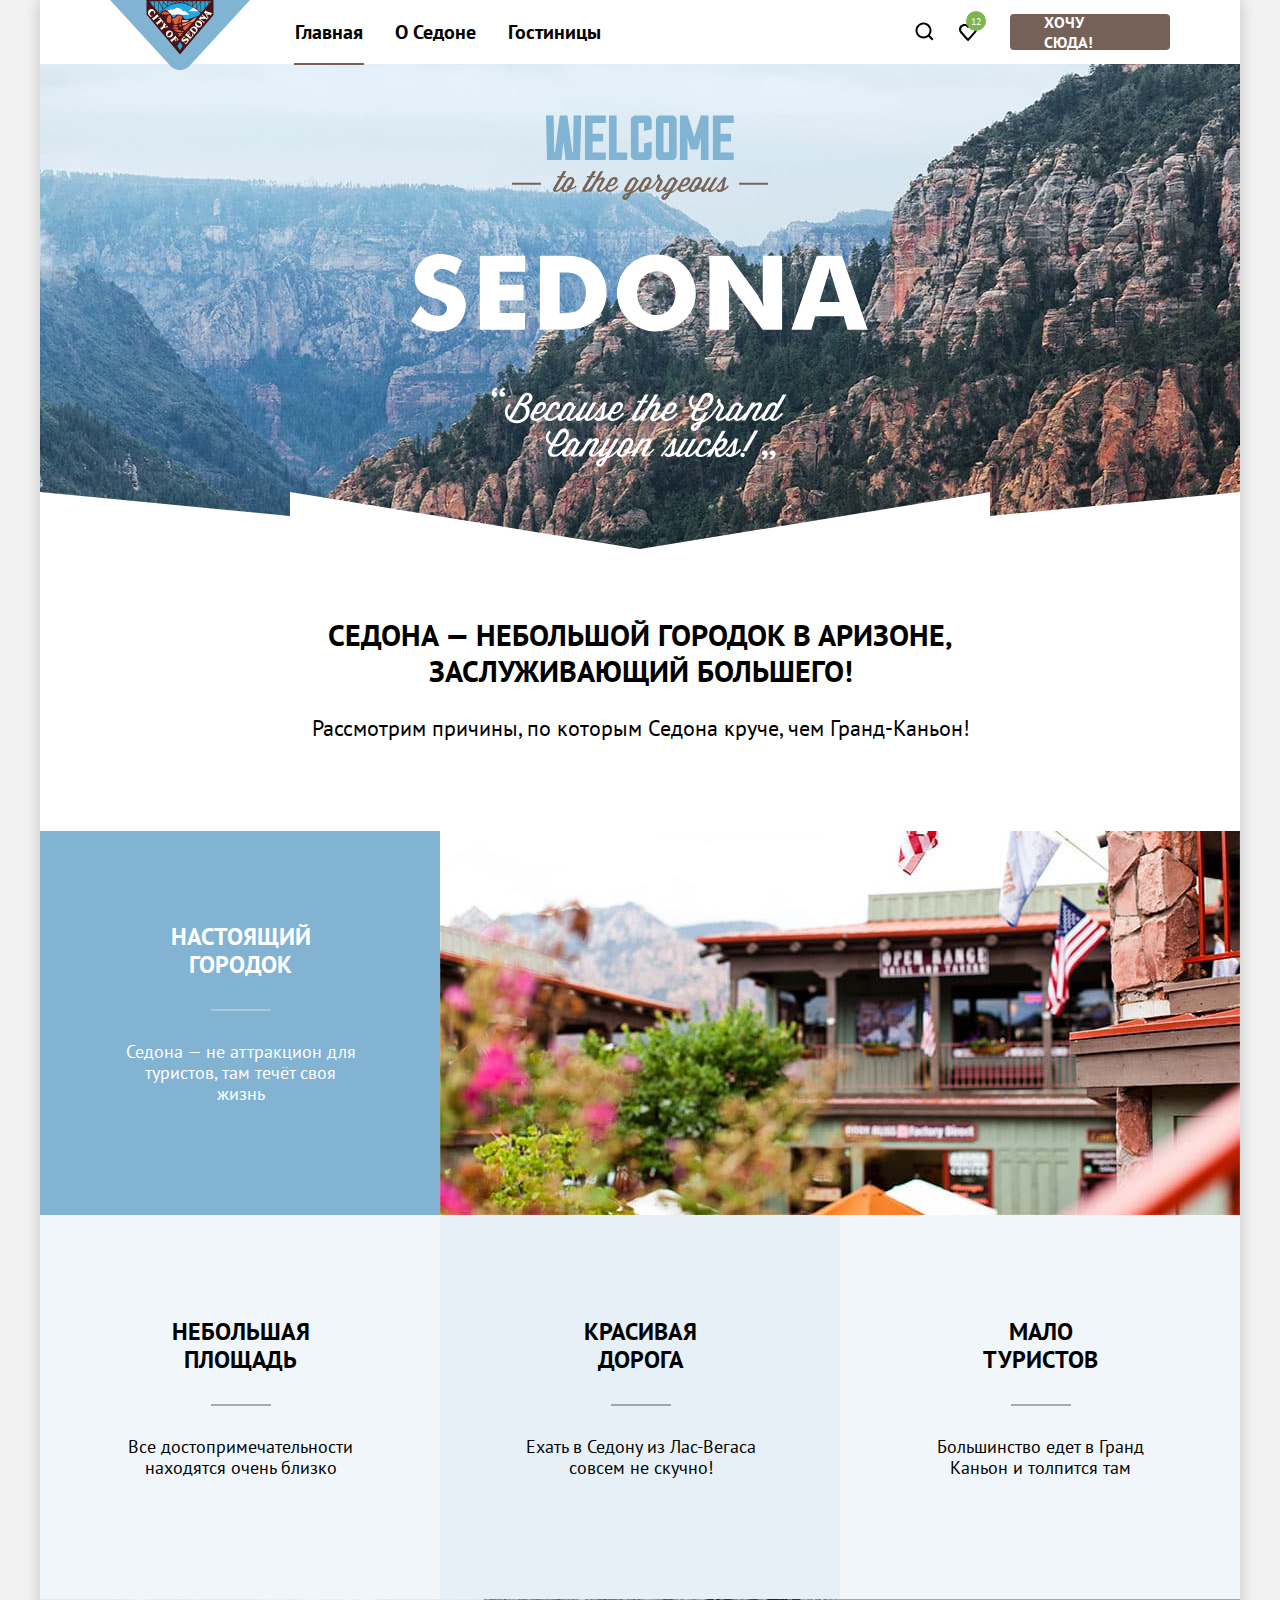
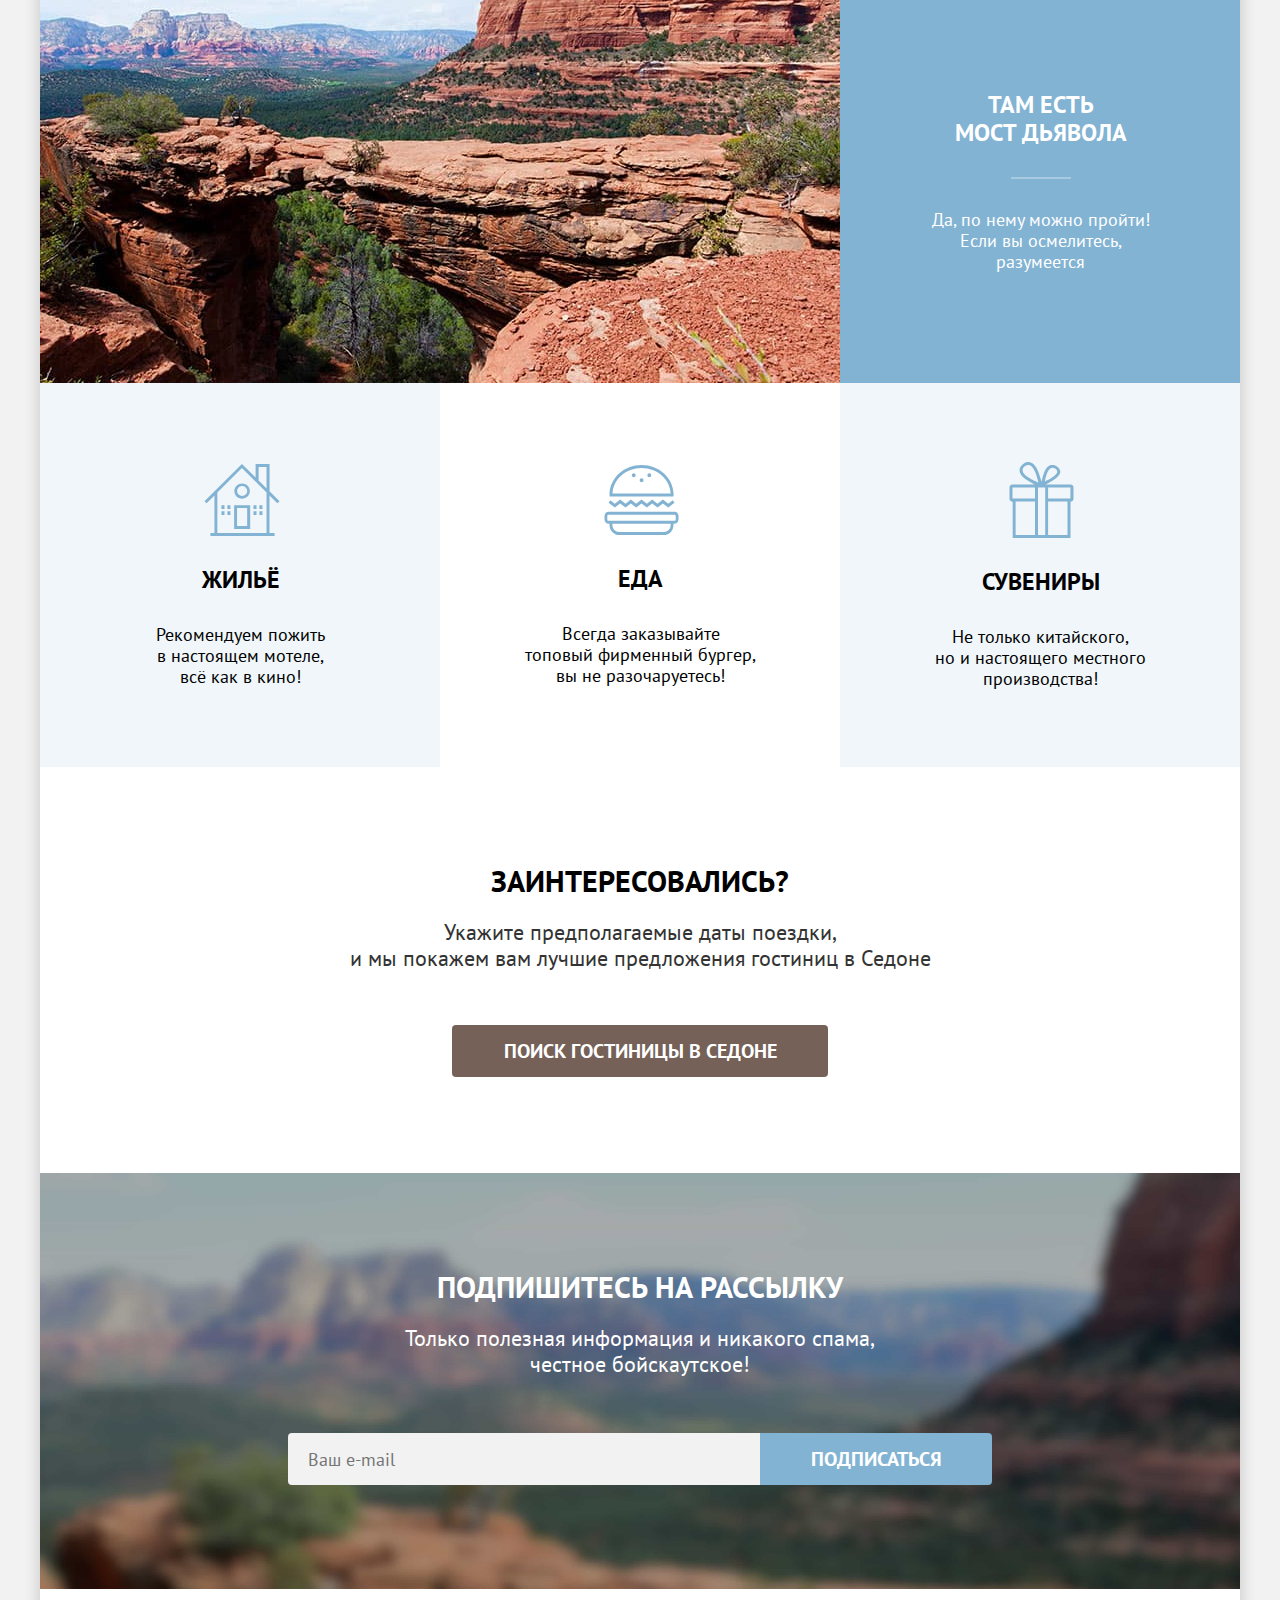
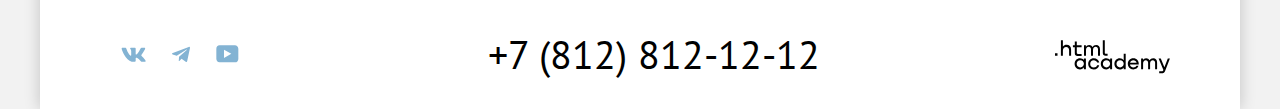
<file: index.html>
<!DOCTYPE html>
<html lang="ru">

  <head>
    <meta charset="utf-8">
    <title>HTML Academy: Седона</title>
    <link rel="icon" href="favicon.ico">
    <link rel="stylesheet" href="styles/styles.css">
  </head>

  <body>
    <div class="page-container">

      <!--Шапка сайта-->
      <header class="main-header">

        <!--Навигация-->
        <nav class="navigation">
          <a class="sedona-logo-container" href="index.html">
            <img class="sedona-logo" src="./images/logo.svg" width="140" height="70" alt="Логотип сайта городка Седона">
          </a>
          <ul class="navigation-list">
            <li class="navigation-item">
              <a class="navigation-link navigation-link-current" href="index.html">Главная</a>
            </li>
            <li class="navigation-item">
              <a class="navigation-link" href="#">О Седоне</a>
            </li>
            <li class="navigation-item">
              <a class="navigation-link" href="catalog.html">Гостиницы</a>
            </li>
          </ul>

          <!--Пользовательское меню-->
          <ul class="navigation-user">
            <li class="navigation-user-item">
              <a class="navigation-user-search" href="#">
                <span class="visually-hidden">поиск</span>
              </a>
            </li>
            <li class="navigation-user-item">
              <a class="navigation-user-favorites" href="#">
                <sup>12</sup>
                <span class="visually-hidden">избранное</span>
              </a>
            </li>
            <li class="navigation-user-item">
              <a class="navigation-user-enter button-brown" href="#">хочу сюда!</a>
            </li>
          </ul>
        </nav>
      </header>

      <!--основное содержимое-->
      <main class="main-index main-container">
        <div class="hero">
          <div class="main-title-block">
            <h1 class="visually-hidden">Сайт города седона</h1>
            <img class="main-title-logo" src="./images/welcome.svg" width="458" height="352" alt="Добро пожаловать">
          </div>
          <div class="main-title-text">
            <h2 class="main-title">седона &mdash; небольшой городок в аризоне,<br>заслуживающий большего!</h2>
            <p class="main-title-description">Рассмотрим причины, по которым Седона круче, чем Гранд-Каньон!</p>
          </div>
        </div>


        <!--Преимущества-->
        <section class="advantages">
          <h2 class="visually-hidden">Преимущества</h2>
          <ul class="advantages-list">
            <li class="advantages-item background-grey-blue">
              <div class="advantages-text">
                <h3 class="advantages-title">настоящий<br>городок</h3>
                <svg aria-hidden="true" focusable="false" width="60" height="2" fill="none"
                  xmlns="http://www.w3.org/2000/svg">
                  <path fill="#fff" fill-opacity=".3" d="M0 0h60v2H0z" />
                </svg>
                <p class="advantages-description">Седона — не аттракцион для<br>туристов, там течёт своя<br>жизнь</p>
              </div>
            </li>
            <li class="advantages-image">
              <img src="./images/advantages/advantages-image-1.jpg" width="800" height="384" alt="Вид на город">
            </li>
            <li class="advantages-item background-light-grey">
              <div class="advantages-text">
                <h3 class="advantages-title">небольшая<br>площадь</h3>
                <svg aria-hidden="true" focusable="false" width="60" height="2" fill="none"
                  xmlns="http://www.w3.org/2000/svg">
                  <path fill="#000" fill-opacity=".3" d="M0 0h60v2H0z" />
                </svg>
                <p class="advantages-description">Все достопримечательности<br>находятся очень близко</p>
              </div>
            </li>
            <li class="advantages-item background-dark-grey">
              <div class="advantages-text">
                <h3 class="advantages-title">красивая<br>дорога</h3>
                <svg aria-hidden="true" focusable="false" width="60" height="2" fill="none"
                  xmlns="http://www.w3.org/2000/svg">
                  <path fill="#000" fill-opacity=".3" d="M0 0h60v2H0z" />
                </svg>
                <p class="advantages-description">Ехать в Седону из Лас-Вегаса<br>совсем не скучно!</p>
              </div>
            </li>
            <li class="advantages-item background-light-grey">
              <div class="advantages-text">
                <h3 class="advantages-title">мало<br>туристов</h3>
                <svg aria-hidden="true" focusable="false" width="60" height="2" fill="none"
                  xmlns="http://www.w3.org/2000/svg">
                  <path fill="#000" fill-opacity=".3" d="M0 0h60v2H0z" />
                </svg>
                <p class="advantages-description">Большинство едет в Гранд<br>Каньон и толпится там</p>
              </div>
            </li>
            <li class="advantages-image">
              <img src="./images/advantages/advantages-image-2.jpg" width="800" height="384" alt="Вид на каньон">
            </li>
            <li class="advantages-item background-grey-blue">
              <div class="advantages-text">
                <h3 class="advantages-title">там есть<br>мост дьявола</h3>
                <svg aria-hidden="true" focusable="false" width="60" height="2" fill="none"
                  xmlns="http://www.w3.org/2000/svg">
                  <path fill="#fff" fill-opacity=".3" d="M0 0h60v2H0z" />
                </svg>
                <p class="advantages-description">Да, по нему можно пройти!<br>Если вы осмелитесь,<br>разумеется</p>
              </div>
            </li>
            <li class="advantages-item background-light-grey">
              <div class="advantages-text">
                <svg class="advantages-icon" aria-hidden="true" focusable="false" width="76" height="72" fill="none"
                  xmlns="http://www.w3.org/2000/svg">
                  <path d="M30.119 65h16.064V41.2H30.119V65Zm2.911-20.9h10.14v18H33.03v-18Z" fill="#83B3D3" />
                  <path
                    d="m73.392 39.3 2.108-2.1-9.94-9.9V0H51.604v13.6L37.95 0 .5 37.2l2.108 2.1 7.832-7.8v37.6H6.424V72H70.58v-2.9h-5.12V31.5l7.932 7.8ZM62.548 69.1H13.351V28.5L37.95 4.1l24.598 24.4v40.6Zm0-44.7-7.931-7.9V2.9h7.931v21.5Z"
                    fill="#83B3D3" />
                  <path
                    d="M30.32 27.1c0 4.3 3.513 7.7 7.73 7.7 4.318 0 7.832-3.5 7.832-7.7 0-4.3-3.514-7.7-7.832-7.7-4.217 0-7.73 3.4-7.73 7.7Zm7.83-5c2.711 0 5.02 2.2 5.02 4.9s-2.208 4.9-5.02 4.9c-2.71 0-5.02-2.2-5.02-4.9s2.21-4.9 5.02-4.9ZM20.48 41.2h-3.012v3.9h3.012v-3.9ZM26.404 41.2h-3.012v3.9h3.012v-3.9ZM20.48 47.2h-3.012v3.9h3.012v-3.9ZM26.404 47.2h-3.012v3.9h3.012v-3.9ZM52.508 41.2h-3.012v3.9h3.012v-3.9ZM58.432 41.2H55.42v3.9h3.012v-3.9ZM52.508 47.2h-3.012v3.9h3.012v-3.9ZM58.432 47.2H55.42v3.9h3.012v-3.9Z"
                    fill="#83B3D3" />
                </svg>
                <h3 class="advantages-title">ЖИЛЬЁ</h3>
                <p class="advantages-description">Рекомендуем пожить<br>в настоящем мотеле,<br>всё как в кино!</p>
              </div>
            </li>
            <li class="advantages-item">
              <div class="advantages-text">
                <svg class="advantages-icon" aria-hidden="true" focusable="false" width="75" height="70" fill="none"
                  xmlns="http://www.w3.org/2000/svg">
                  <path
                    d="M70.576 46.7H4.61C2.305 46.7.5 48.6.5 51v3.5c0 2.4 1.905 4.3 4.11 4.3h.903v1.1c0 5.5 4.31 10.1 9.624 10.1h44.712c5.313 0 9.624-4.5 9.624-10.1v-1.1h.902c2.306 0 4.11-1.9 4.11-4.3V51c.201-2.3-1.704-4.3-3.91-4.3Zm-3.91 13.2c0 3.9-3.008 7-6.717 7H15.137c-3.71 0-6.717-3.2-6.717-7v-1.1h58.246v1.1Zm5.113-5.4c0 .7-.602 1.3-1.203 1.3H4.51c-.702 0-1.203-.6-1.203-1.3V51c0-.7.602-1.3 1.203-1.3h65.965c.702 0 1.203.6 1.203 1.3.1 0 .1 3.5.1 3.5ZM16.14 38.4l5.413 4.1 5.313-4.1 5.313 4.1 5.314-4.1 5.413 4.1 5.314-4.1 5.313 4.1 5.413-4.1 5.314 4.1 6.215-4.7-1.704-2.5-4.511 3.4-5.314-4.1-5.413 4.1-5.313-4.1-5.314 4.1-5.413-4.1-5.314 4.1-5.313-4.1-5.313 4.1-5.414-4.1-5.313 4.1-4.511-3.4-1.705 2.5 6.216 4.7 5.313-4.1ZM8.52 31.5h60.953c0-.6.1-1.2.1-1.9v-1.2C68.871 12.7 54.836 0 37.593 0 20.249 0 6.214 12.7 5.513 28.5v1.2c0 .6-.005 1.2.095 1.8H8.52ZM37.593 3c15.64 0 28.471 11.3 29.073 25.5H8.52C9.122 14.4 21.954 3 37.593 3Z"
                    fill="#83B3D3" />
                  <path
                    d="M37.593 17.3c1.052 0 1.905-.895 1.905-2s-.853-2-1.905-2-1.905.895-1.905 2 .853 2 1.905 2ZM29.773 12.2c1.052 0 1.905-.895 1.905-2s-.853-2-1.905-2-1.904.895-1.904 2 .852 2 1.904 2ZM45.312 12.2c1.052 0 1.905-.895 1.905-2s-.853-2-1.905-2-1.904.895-1.904 2 .852 2 1.904 2Z"
                    fill="#83B3D3" />
                </svg>
                <h3 class="advantages-title">ЕДА</h3>
                <p class="advantages-description">Всегда заказывайте<br>топовый фирменный бургер,<br>вы не
                  разочаруетесь!</p>
              </div>
            </li>
            <li class="advantages-item background-light-grey">
              <div class="advantages-text">
                <svg class="advantages-icon" aria-hidden="true" focusable="false" width="65" height="76" fill="none"
                  xmlns="http://www.w3.org/2000/svg">
                  <path
                    d="M61.6 22.462H36.8c13.8-6.904 14.9-11.307 14.4-13.71-1.2-4.002-5.7-7.004-10-5.403-5.6 2.102-7.1 10.407-8.6 16.412-2-6.105-3.8-13.81-8.2-17.713-1.3-1.1-3.1-2.301-5.8-2.001-4 .4-9.8 5.404-7.5 11.008 2.3 5.403 9.7 8.806 14.6 11.508H3.4c-1.6 0-2.9 1.3-2.9 2.902v11.308c0 1.6 1.3 2.901 2.9 2.901h.3V76h57.8V39.574h.1c1.6 0 2.9-1.3 2.9-2.902V25.365c0-1.602-1.3-2.902-2.9-2.902ZM42.9 5.851c2.1-.3 5 1.3 5.3 3.202.4 2.802-3.4 5.304-5.1 6.405-2.5 1.7-4.9 2.601-7.3 4.102.9-3.702 2.5-13.009 7.1-13.71ZM20 15.858c-2.2-1.501-6.5-4.403-6.4-7.806.1-3.602 5.7-6.604 8.8-3.902 3.9 3.402 5.7 11.107 7.1 16.611-3.2-1.5-6.3-2.802-9.5-4.903Zm6 57.14H6.6V39.574H26v33.424Zm0-36.526H3.5V25.465H26v11.007Zm10.2 0v36.526H29V25.565h7.2v10.907Zm22.3 36.526H39.1V39.574h19.4v33.424Zm2.9-36.526H39.1V25.465h22.3v11.007Z"
                    fill="#83B3D3" />
                </svg>
                <h3 class="advantages-title">СУВЕНИРЫ</h3>
                <p class="advantages-description">Не только китайского,<br>но и настоящего местного<br>производства!</p>
              </div>
            </li>
          </ul>
        </section>

        <!--Поиск гостиницы на главной-->
        <section class="search-hotel">
          <div class="search-hotel-box">
            <div class="search-hotel-text">
              <h2 class="search-hotel-title">ЗАИНТЕРЕСОВАЛИСЬ?</h2>
              <p>Укажите предполагаемые даты поездки,<br>и мы покажем вам лучшие предложения гостиниц в Седоне</p>
            </div>
            <a class="search-hotel-button button-brown" href="#"><span>поиск гостиницы в седоне</span></a>
          </div>
        </section>

        <!--рассылка-->
        <section class="subscribe-main">
          <div class="subscribe-text">
            <h2 class="subscribe-title">ПОДПИШИТЕСЬ НА РАССЫЛКУ</h2>
            <p>Только полезная информация и никакого спама,<br>честное бойскаутское!</p>
          </div>
          <form class="subscribe-form" action="https://echo.htmlacademy.ru/" method="post">
            <input class="email-input" type="email" name="e-mail" placeholder="Ваш e-mail">
            <input class="button subscribe-button button-blue" type="submit" value="ПОДПИСАТЬСЯ">
          </form>
        </section>
      </main>

      <!--Подвал сайта-->
      <footer class="footer">
        <div class="footer-container">
          <section class="footer-social">
            <h3 class="visually-hidden">Наши социальные сети</h3>
            <ul class="footer-list">
              <li class="footer-item">
                <a class="footer-link" href="https://vk.com/htmlacademy">
                  <svg class="social-icon" aria-hidden="true" focusable="false" width="25" height="15"
                    fill="currentColor" xmlns="http://www.w3.org/2000/svg">
                    <path fill-rule="evenodd" clip-rule="evenodd"
                      d="M24.116 1.804c.166-.546 0-.948-.795-.948h-2.625c-.668 0-.976.347-1.143.73 0 0-1.335 3.196-3.226 5.272-.612.602-.89.793-1.224.793-.167 0-.418-.19-.418-.738V1.804c0-.656-.184-.948-.74-.948H9.817c-.417 0-.668.304-.668.593 0 .621.946.765 1.043 2.513V7.76c0 .833-.153.984-.487.984-.89 0-3.055-3.21-4.34-6.885-.249-.715-.5-1.003-1.172-1.003H1.566c-.75 0-.9.347-.9.73 0 .682.89 4.07 4.145 8.551 2.17 3.06 5.225 4.72 8.008 4.72 1.67 0 1.875-.369 1.875-1.004V11.54c0-.737.158-.884.687-.884.39 0 1.057.192 2.615 1.667 1.78 1.75 2.073 2.533 3.075 2.533h2.625c.75 0 1.126-.368.91-1.096-.238-.724-1.088-1.775-2.215-3.022-.612-.71-1.53-1.475-1.809-1.858-.389-.49-.278-.71 0-1.147 0 0 3.2-4.426 3.533-5.929h.001Z" />
                  </svg>
                  <span class="visually-hidden">Наша страничка вконтакте</span>
                </a>
              </li>
              <li class="footer-item">
                <a class="footer-link" href="https://t.me/htmlacademy">
                  <svg class="social-icon" aria-hidden="true" focusable="false" width="18" height="16"
                    fill="currentColor" xmlns="http://www.w3.org/2000/svg">
                    <path
                      d="M16.785.956.84 7.104C-.248 7.541-.24 8.148.64 8.42l4.094 1.277 9.472-5.976c.448-.272.857-.126.52.173l-7.673 6.925H7.05l.002.001-.283 4.22c.414 0 .597-.19.829-.414l1.988-1.934 4.136 3.055c.762.42 1.31.205 1.5-.706l2.715-12.795c.278-1.114-.425-1.618-1.153-1.29Z" />
                  </svg>
                  <span class="visually-hidden">Наш телеграм канал</span>
                </a>
              </li>
              <li class="footer-item">
                <a class="footer-link" href="https://www.youtube.com/user/htmlacademyru">
                  <svg class="social-icon" aria-hidden="true" focusable="false" width="23" height="18"
                    fill="currentColor" xmlns="http://www.w3.org/2000/svg">
                    <path
                      d="M18.94.356H3.507C1.647.356.333 1.95.333 3.756V13.85c0 1.913 1.314 3.506 3.174 3.506H19.16c1.642 0 3.174-1.593 3.174-3.4v-10.2c-.219-1.806-1.532-3.4-3.393-3.4ZM7.995 12.894V4.819l7.333 4.037-7.333 4.038Z" />
                  </svg>
                  <span class="visually-hidden">Наш канал на ютубе</span>
                </a>
              </li>
            </ul>
          </section>
          <section class="footer-contacts">
            <h3 class="visually-hidden">Наши контакты</h3>
            <a class="contact-phone" href="tel:+78128121212">+7 (812) 812-12-12</a>
          </section>
          <section class="footer-logo">
            <h3 class="visually-hidden">Разработчик сайта</h3>
            <a class="html-academy-logo" href="https://htmlacademy.ru/"><svg aria-hidden="true" focusable="false"
                width="115" height="34" fill="currentColor" xmlns="http://www.w3.org/2000/svg">
                <path
                  d="M0 13.256v2.6h2.5v-2.6H0ZM11.6 4.856c-1.6 0-2.8.7-3.6 1.7h-.1v-6.2h-2v15.5h2v-5.3c0-2.1 1.3-3.6 3.3-3.6 1.8 0 2.9 1.4 2.9 3.2v5.7h2v-6.1c.1-3-1.8-4.9-4.5-4.9ZM26.6 5.156h-4.8v-3.7h-2v3.8h-1.9v2h1.9v6c0 1.7 1 2.7 2.7 2.7h4.1v-2h-3.7c-.7 0-1.1-.4-1.1-1.1v-5.7h4.8v-2ZM41.1 4.956c-1.6 0-2.9.8-3.5 2.1h-.1c-.6-1.2-1.8-2.1-3.4-2.1-1.4 0-2.5.8-3.1 1.8h-.1v-1.6H29v10.6h2v-5.4c0-2 1-3.5 2.6-3.5 1.5 0 2.4 1 2.4 2.6v6.3h2v-5.6c0-2.4 1.4-3.3 2.6-3.3 1.5 0 2.4 1 2.4 2.6v6.3h2v-6.5c.1-2.5-1.4-4.3-3.9-4.3ZM47.8 13.056c0 1.7 1 2.7 2.8 2.7h2v-2h-1.7c-.7 0-1.1-.4-1.1-1.1V.356h-2v12.7ZM28.9 20.056c-.9-1.1-2.2-1.8-3.9-1.8-3.1 0-5.4 2.3-5.4 5.6s2.3 5.6 5.4 5.6c1.8 0 3-.8 3.8-1.9h.1v1.6h2v-10.6h-2v1.5Zm-3.6 7.4c-2.2 0-3.6-1.6-3.6-3.6s1.4-3.6 3.6-3.6 3.6 1.6 3.6 3.6c0 1.9-1.4 3.6-3.6 3.6ZM44.2 22.356c-.5-2.4-2.6-4.1-5.4-4.1-3.4 0-5.6 2.5-5.6 5.6 0 3.1 2.2 5.6 5.6 5.6 2.8 0 4.9-1.8 5.4-4.2h-2.1c-.4 1.3-1.7 2.3-3.3 2.3-2.2 0-3.6-1.6-3.6-3.6s1.4-3.6 3.6-3.6c1.6 0 2.8 1 3.3 2.2h2.1v-.2ZM55.1 20.056c-.9-1.1-2.2-1.8-3.9-1.8-3.1 0-5.4 2.3-5.4 5.6s2.3 5.6 5.4 5.6c1.8 0 3-.8 3.8-1.9h.1v1.6h2v-10.6h-2v1.5Zm-3.6 7.4c-2.2 0-3.6-1.6-3.6-3.6s1.4-3.6 3.6-3.6 3.6 1.6 3.6 3.6c0 1.9-1.5 3.6-3.6 3.6ZM68.7 20.156c-.9-1.1-2.2-1.9-3.9-1.9-3.1 0-5.4 2.3-5.4 5.6s2.2 5.6 5.4 5.6c1.7 0 3-.8 3.8-1.8h.1v1.5h2v-15.4h-2v6.4Zm-3.6 7.3c-2.2 0-3.6-1.6-3.6-3.6s1.4-3.6 3.6-3.6 3.6 1.6 3.6 3.6c-.1 2-1.5 3.6-3.6 3.6ZM78.3 18.256c-3.3 0-5.5 2.5-5.5 5.6 0 3 2.1 5.6 5.5 5.6 2.5 0 4.5-1.3 5.2-3.6h-2.1c-.5 1-1.6 1.6-3 1.6-1.9 0-3.3-1.3-3.4-2.9h8.8c.2-3.6-2-6.3-5.5-6.3Zm0 1.9c1.7 0 3 1 3.3 2.6h-6.5c.3-1.5 1.5-2.6 3.2-2.6ZM98.2 18.256c-1.6 0-2.9.8-3.6 2h-.1c-.6-1.2-1.8-2-3.4-2-1.4 0-2.5.7-3.1 1.8v-1.5h-1.9v10.6h2v-5.4c0-2 1-3.4 2.6-3.5 1.5 0 2.4 1 2.4 2.6v6.3h2v-5.6c0-2.4 1.4-3.3 2.6-3.3 1.5 0 2.4 1 2.4 2.6v6.3h2v-6.5c.1-2.6-1.4-4.4-3.9-4.4ZM109.4 27.356l-3.6-8.9h-2.2l4.8 11.6c-.3.9-.7 1.2-1.7 1.2h-2.5v2h2.5c1.8 0 2.8-.8 3.5-2.6l4.7-12.2h-2.1l-3.4 8.9Z" />
              </svg></a>
          </section>
        </div>
      </footer>

      <!--Модальное окно-->
      <div class="modal-container modal-close">
        <div class="modal-travel">
          <button class="modal-close-button button-border" type="button">
            <span class="visually-hidden">Закрыть</span>
            <svg class="close-icon" width="15" height="15" viewBox="0 0 15 15" fill="none"
              xmlns="http://www.w3.org/2000/svg">
              <path
                d="M14.4905 1.78288L13.1982 0.49057L7.49048 6.19826L1.78279 0.49057L0.490479 1.78288L6.19817 7.49057L0.490479 13.1983L1.78279 14.4906L7.49048 8.78288L13.1982 14.4906L14.4905 13.1983L8.78279 7.49057L14.4905 1.78288Z"
                fill="black" />
            </svg>
          </button>
          <section class="modal-content">
            <h2 class="modal-title">Поиск гостиницы в Седоне</h2>
            <form class="form" action="htpps://echo.htmlacademy.ru/" method="post">
              <p class="field-group field-text">
                <label class="modal-arrive" for="arrive-input">Дата Заезда:</label>
                <span class="calendar">
                  <input class="modal-date" type="text" id="arrive-input" name="arrive" placeholder="Укажите дату"
                    value="27 апреля 2020" required>
                  <span class="modal-error">Мы не можем отправить вас в прошлое.</span>
                </span>
              </p>
              <p class="field-group field-text">
                <label class="modal-leave" for="leave-input">Дата Выезда:</label>
                <span class="calendar"></span>
                <input class="modal-date" type="text" id="leave-input" name="leave" placeholder="Укажите дату"
                  value="1 сентября 2023" required>
                <span class="modal-available">На эти даты есть свободные номера. Пока есть.</span>
              </p>
              <p class="field-group field-count">
                <label class="field-people" for="adults">Взрослые:</label>
                <span class="field-group field-number">
                  <button class="button minus" type="button">
                    <span class="visually-hidden">Уменьшить количество</span>
                    <svg class="minus-icon" aria-hidden="true" focusable="false" width="14" height="14"
                      viewBox="0 0 14 14" xmlns="http://www.w3.org/2000/svg">
                      <path d="M0 0L0 2L14 2V0L0 0Z" fill="currentColor"></path>
                    </svg>
                  </button>
                  <input class="modal-input" type="number" id="adults" name="adults" value="2" required>
                  <button class="button plus" type="button">
                    <span class="visually-hidden">Увеличить количество</span>
                    <svg class="plus-icon" aria-hidden="true" focusable="false" width="14" height="14"
                      viewBox="0 0 14 14" xmlns="http://www.w3.org/2000/svg">
                      <path d="M14 6H8V0H6V6H0V8H6V14H8V8H14V6Z" fill="currentColor"></path>
                    </svg>
                  </button>
                </span>
              </p>
              <p class="field-group field-count-kids">
                <label class="field-people" for="kids">Дети:</label>
                <span class="tooltip">
                  <button class="tooltip-info" type="button">
                    <svg class=tooltip-icon width="26" height="26" viewBox="0 0 26 26"
                      xmlns="http://www.w3.org/2000/svg">
                      <circle cx="13" cy="13" r="13" fill="#83b3d3" />
                      <path fill-rule="evenodd" clip-rule="evenodd" d="M12 7H14V9H12V7ZM14 19H12V10H14V19Z"
                        fill="currentColor"></path>
                    </svg>
                  </button>
                  <span class="tooltip-text" role="tooltip">Укажите количество детей, которые
                    будут с вами, возраст которых от 6 до 18
                    лет. Дети до 6 лет размещаются бесплатно.
                  </span>
                </span>

                <span class="field-group field-number">
                  <button class="button minus" type="button">
                    <span class="visually-hidden">Уменьшить количество</span>
                    <svg class="minus-icon" aria-hidden="true" focusable="false" width="14" height="14"
                      viewBox="0 0 14 14" xmlns="http://www.w3.org/2000/svg">
                      <path d="M0 0L0 2L14 2V0L0 0Z" fill="currentColor"></path>
                    </svg>
                  </button>
                  <input class="modal-input" type="number" id="kids" name="kids" value="2" required>
                  <button class="button plus" type="button">
                    <span class="visually-hidden">Увеличить количество</span>
                    <svg class="plus-icon" aria-hidden="true" focusable="false" width="14" height="14"
                      viewBox="0 0 14 14" xmlns="http://www.w3.org/2000/svg">
                      <path d="M14 6H8V0H6V6H0V8H6V14H8V8H14V6Z" fill="currentColor"></path>
                    </svg>
                  </button>
                </span>
              </p>
              <button class="find" type="submit">Найти</button>
            </form>
          </section>
        </div>
      </div>
    </div>
  </body>

</html>
</file>
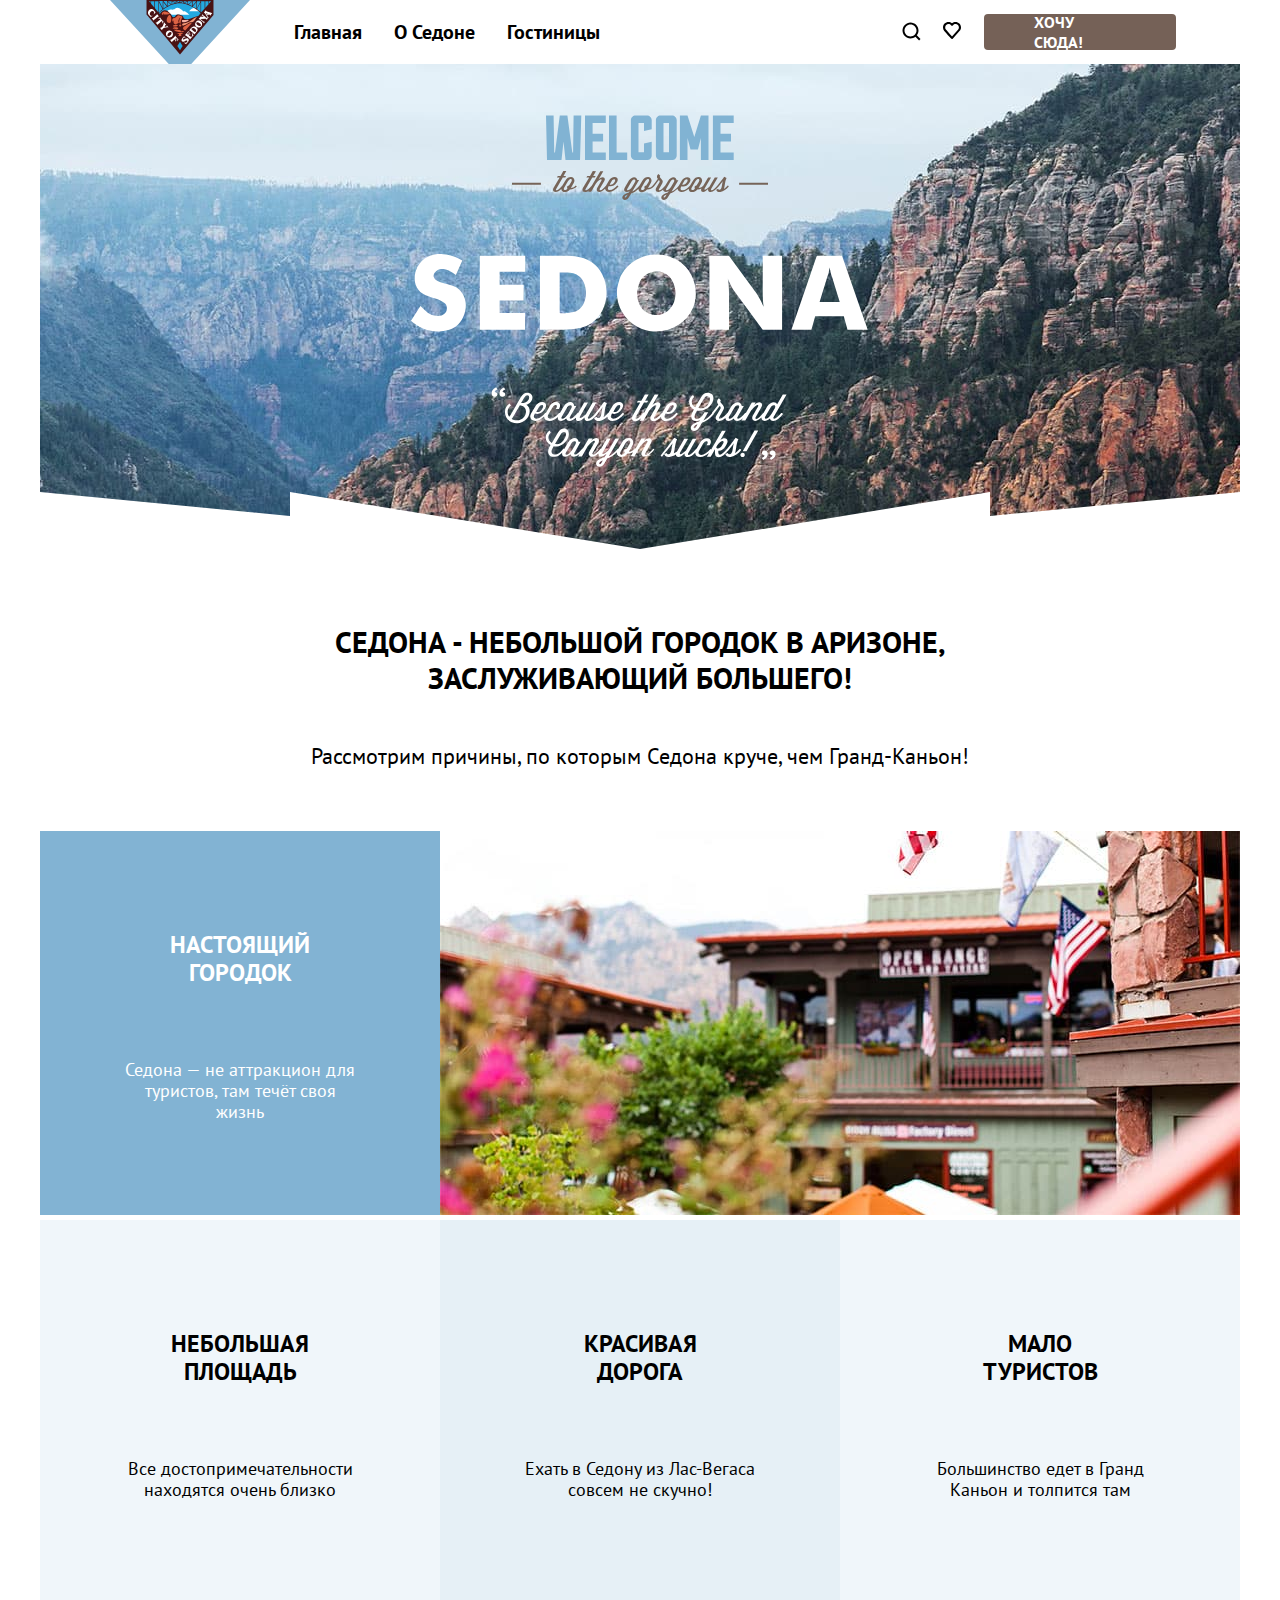
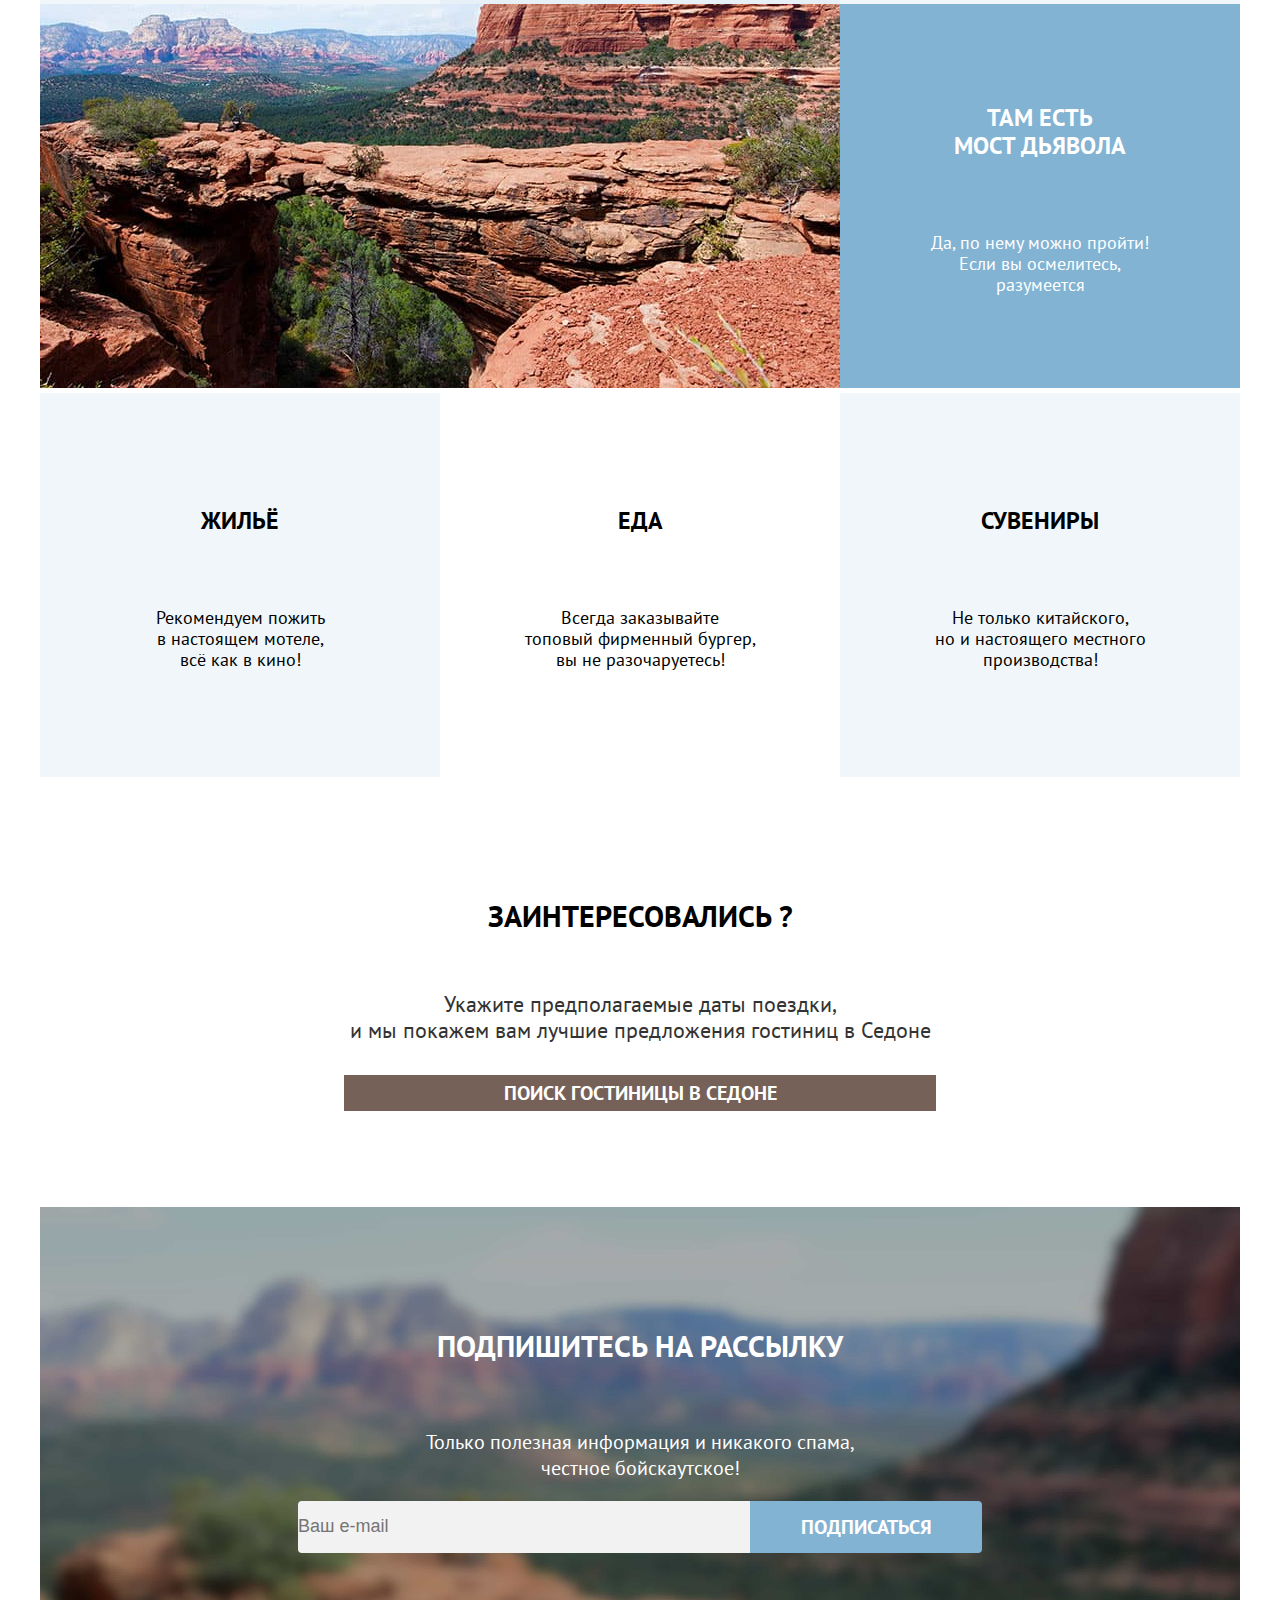
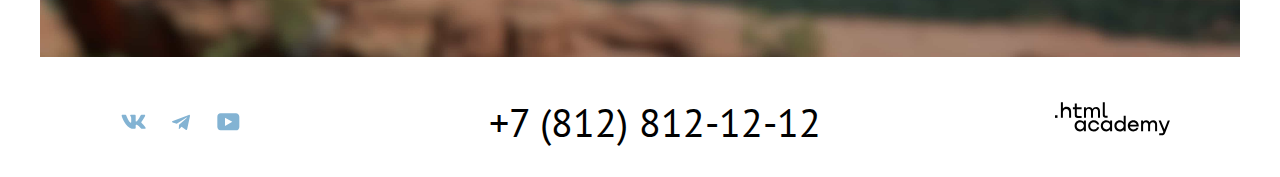
<file: 6/index.html>
<!DOCTYPE html>
<html lang="ru">

  <head>
    <meta charset="utf-8">
    <title>HTML Academy: Седона</title>
    <link rel="stylesheet" href="styles/styles.css">
    <base href="https://htmlacademy-htmlcss.github.io/2171661-sedona-35/6/">
</head>

  <body>
    <div class="page-container">
      <!--Шапка сайта-->
      <header class="main-header">


        <!--Навигация-->
        <nav class="navigation">
          <a class="sedona-logo-container" href="index.html">
            <img class="sedona-logo" src="./images/logo.svg" alt="Логотип сайта городка Седона">
          </a>
          <ul class="navigation-list">
            <li class="navigation-item">
              <a class="navigation-link navigation-link-current" href="index.html">Главная</a>
            </li>
            <li class="navigation-item">
              <a class="navigation-link" href="#">О Седоне</a>
            </li>
            <li class="navigation-item">
              <a class="navigation-link" href="catalog.html">Гостиницы</a>
            </li>
          </ul>

          <!--Пользовательское меню-->
          <ul class="navigation-user">
            <li class="navigation-user-item">
              <a class="navigation-user-search" href="#"><span class="visually-hidden">поиск</span></a>
            </li>
            <li class="navigation-user-item">
              <a class="navigation-user-favorites" href="#"><span class="visually-hidden">избранное</span></a>
            </li>
            <li class="navigation-user-item">
              <a class="navigation-user-enter" href="#"><span>хочу сюда!</span></a>
            </li>
          </ul>
        </nav>
      </header>

      <!--основное содержимое-->
      <main class="main-index main-container">

        <div class="main-title-block">
          <h1 class="visually-hidden">Сайт города седона</h1>
          <img class="main-title-logo" src="./images/welcome.svg" width="458" height="352" alt="Добро пожаловать">
          <img class="main-title-background" src="./images/background-main-title.svg" width="1200" height="57" alt="">
          <div class="main-title-text">
            <h2 class="main-title">седона - небольшой городок в аризоне,<br>заслуживающий большего!</h2>
            <p>Рассмотрим причины, по которым Седона круче, чем Гранд-Каньон!</p>
          </div>
        </div>

        <!--Преимущества-->
        <section class="advantages">
          <h2 class="visually-hidden">Преимущества</h2>
          <ul class="advantages-list">
            <li class="advantages-item background-grey-blue">
              <h3 class="advantages-title">настоящий<br>городок</h3>
              <p class="advantages-description">Седона — не аттракцион для<br>туристов, там течёт своя<br>жизнь</p>
            </li>
            <li class="advantages-image">
              <img src="./images/advantages/advantages-image-1.jpg" width="800" height="384" alt="Вид на город">
            </li>
            <li class="advantages-item background-light-grey">
              <h3 class="advantages-title">небольшая<br>площадь</h3>
              <p class="advantages-description">Все достопримечательности<br>находятся очень близко</p>
            </li>
            <li class="advantages-item background-dark-grey">
              <h3 class="advantages-title">красивая<br>дорога</h3>
              <p class="advantages-description">Ехать в Седону из Лас-Вегаса<br>совсем не скучно!</p>
            </li>
            <li class="advantages-item background-light-grey">
              <h3 class="advantages-title">мало<br>туристов</h3>
              <p class="advantages-description">Большинство едет в Гранд<br>Каньон и толпится там</p>
            </li>
            <li class="advantages-image">
              <img src="./images/advantages/advantages-image-2.jpg" width="800" height="384" alt="Вид на каньон">
            </li>
            <li class="advantages-item background-grey-blue">
              <h3 class="advantages-title">там есть<br>мост дьявола</h3>
              <p class="advantages-description">Да, по нему можно пройти!<br>Если вы осмелитесь,<br>разумеется</p>
            </li>
            <li class="advantages-item background-light-grey">
              <h3 class="advantages-title">ЖИЛЬЁ</h3>
              <p class="advantages-description">Рекомендуем пожить<br>в настоящем мотеле,<br>всё как в кино!</p>
            </li>
            <li class="advantages-item">
              <h3 class="advantages-title">ЕДА</h3>
              <p class="advantages-description">Всегда заказывайте<br>топовый фирменный бургер,<br>вы не разочаруетесь!
              </p>
            </li>
            <li class="advantages-item background-light-grey">
              <h3 class="advantages-title">СУВЕНИРЫ</h3>
              <p class="advantages-description">Не только китайского,<br>но и настоящего местного<br>производства!</p>
            </li>

          </ul>
        </section>

        <!--Поиск гостиницы на главной-->
        <section class="search-hotel">
          <h2 class="search-hotel-title">ЗАИНТЕРЕСОВАЛИСЬ ?</h2>
          <p>Укажите предполагаемые даты поездки,<br>и мы покажем вам лучшие предложения гостиниц в Седоне</p>
          <a class="search-hotel-button" href="#"><span>поиск гостиницы в седоне</span></a>
        </section>

        <!--рассылка-->
        <section class="subscribe-main">
          <div class="subscribe-text">
            <h2 class="subscribe-title">ПОДПИШИТЕСЬ НА РАССЫЛКУ</h2>
            <p>Только полезная информация и никакого спама,<br>честное бойскаутское!</p>
          </div>
            <form class="subscribe-form" action="https://echo.htmlacademy.ru/" method="post">
              <input class="email-input" type="email" name="e-mail" placeholder="Ваш e-mail">
              <input class="button subscribe-button" type="submit" value="ПОДПИСАТЬСЯ">
          </form>
        </section>
      </main>

      <!--Подвал сайта-->
      <footer class="footer">
        <div class="footer-container">
          <section class="footer-social">
            <h3 class="visually-hidden">Наши социальные сети</h3>
            <ul class="footer-list">
              <li class="footer-item">
                <a class="footer-link" href="https://vk.com/htmlacademy"><img src="./images/social-icon-vk.svg"
                    alt="Вконтакте"></a>
              </li>
              <li class="footer-item">
                <a class="footer-link" href="https://t.me/htmlacademy"><img src="./images/social-icon-telegram.svg"
                    alt="Телеграм"></a>
              </li>
              <li class="footer-item">
                <a class="footer-link" href="https://www.youtube.com/user/htmlacademyru"><img
                    src="./images/social-icon-youtube.svg" alt="Ютуб канал"></a>
              </li>
            </ul>
          </section>
          <section class="footer-contacts">
            <h3 class="visually-hidden">Наши контакты</h3>
            <a class="contact-phone" href="tel:+78128121212">+7 (812) 812-12-12</a>
          </section>
          <section class="footer-logo">
            <h3 class="visually-hidden">Разработчик сайта</h3>
            <a href="https://htmlacademy.ru/"><img src="./images/html-academy-icon.svg" alt="Логотип HTML Academy"></a>
          </section>
        </div>
      </footer>
    </div>
  </body>

</html>
</file>
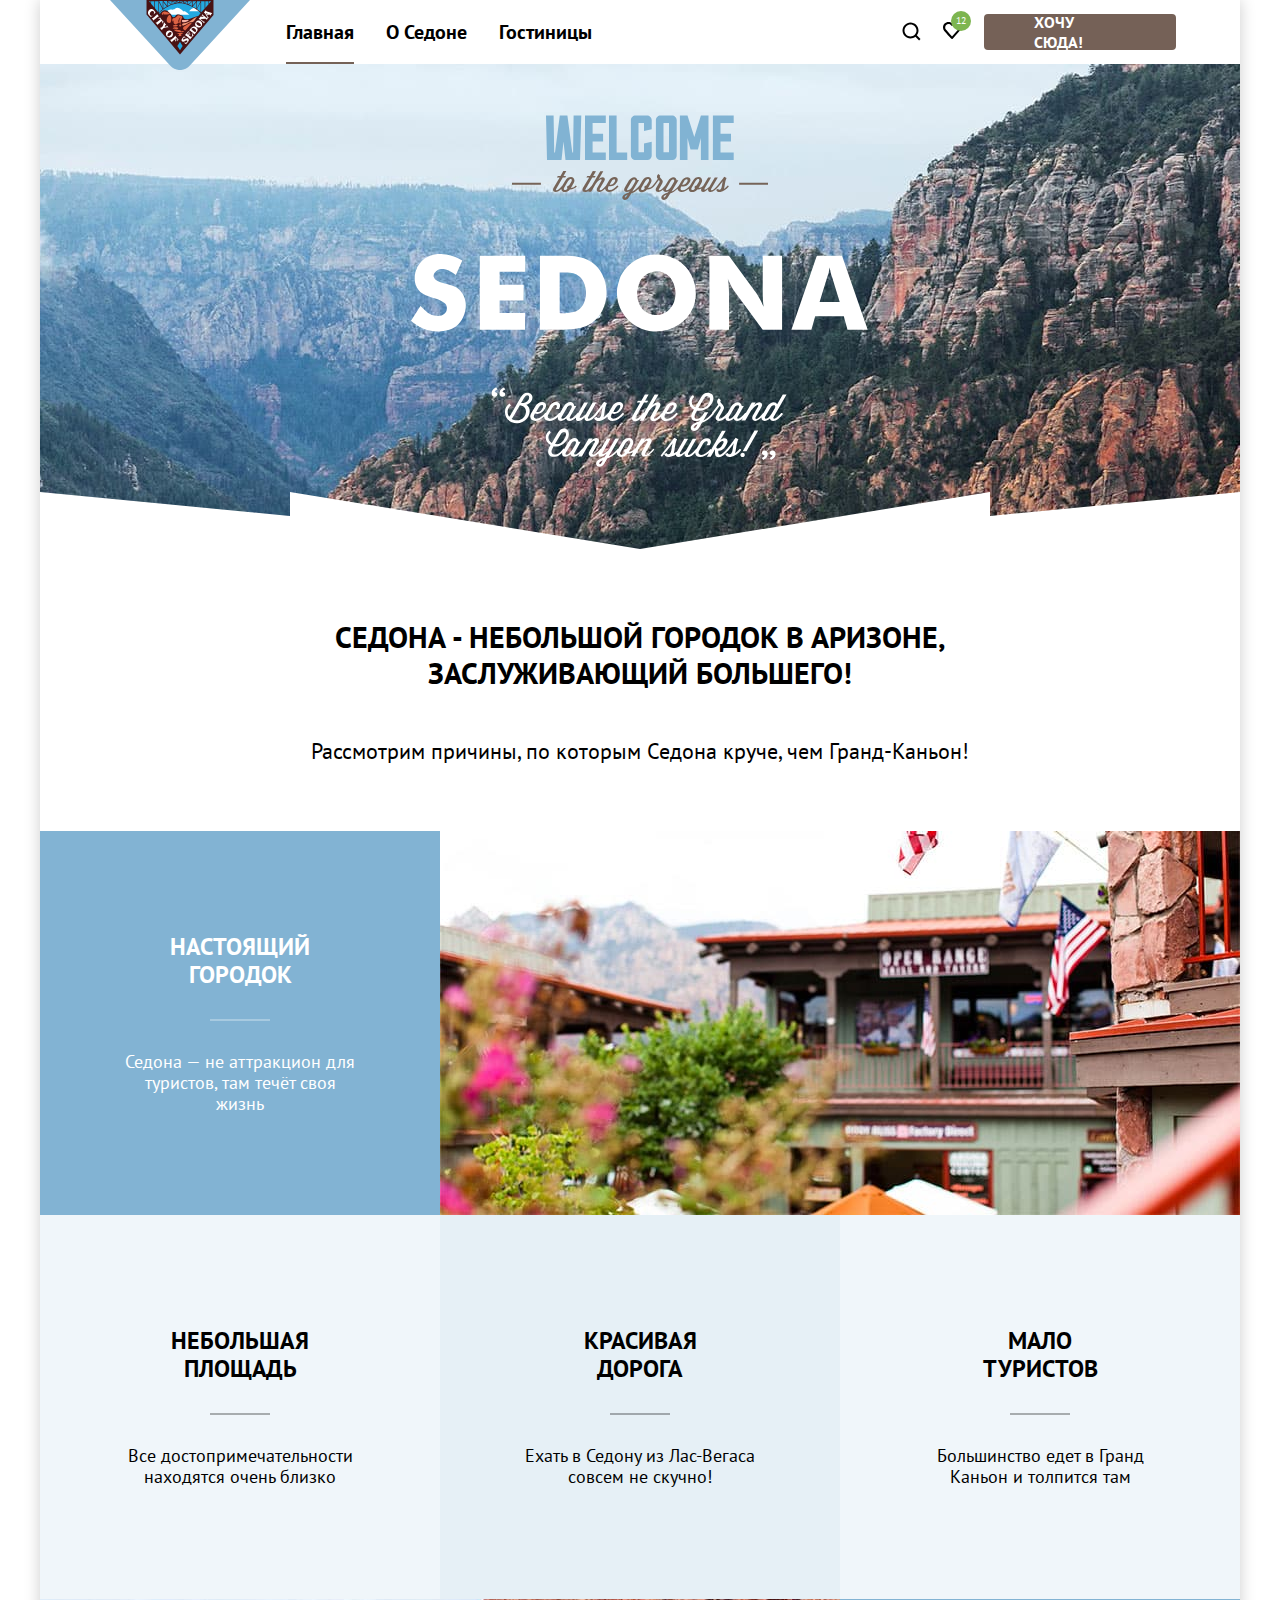
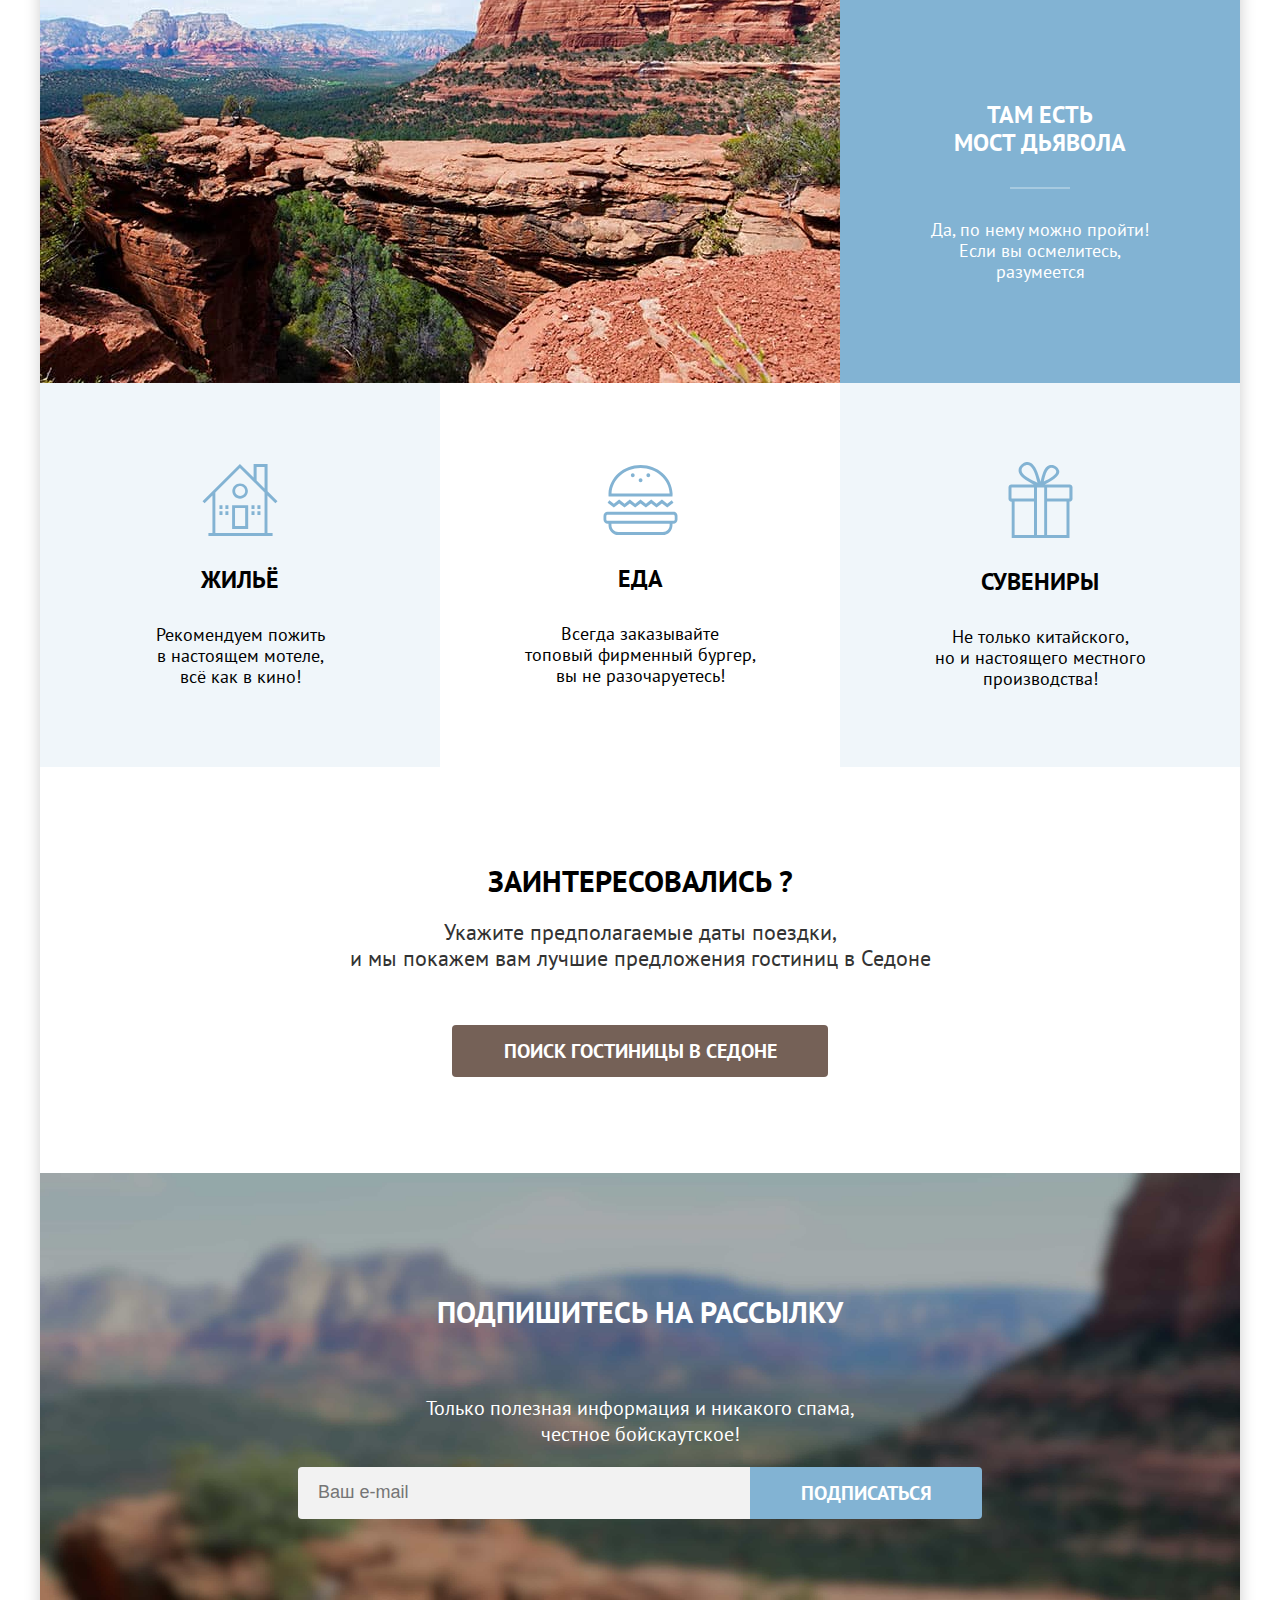
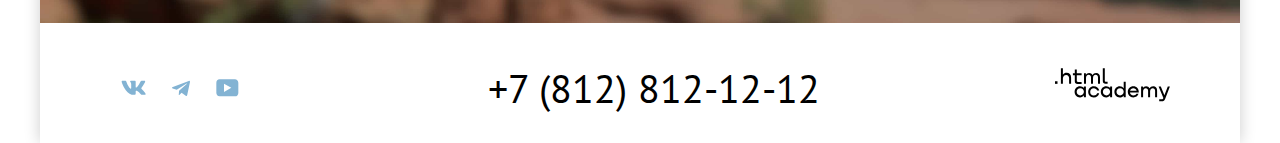
<file: 7/index.html>
<!DOCTYPE html>
<html lang="ru">
  <head>
    <meta charset="utf-8">
    <title>HTML Academy: Седона</title>
    <link rel="icon" href="favicon.ico">
    <link rel="stylesheet" href="styles/styles.css">
    <base href="https://htmlacademy-htmlcss.github.io/2171661-sedona-35/7/">
</head>
  <body>
    <div class="page-container">

      <!--Шапка сайта-->
      <header class="main-header">

        <!--Навигация-->
        <nav class="navigation">
          <a class="sedona-logo-container" href="index.html">
            <img class="sedona-logo" src="./images/logo.svg" alt="Логотип сайта городка Седона">
          </a>
          <ul class="navigation-list">
            <li class="navigation-item">
              <a class="navigation-link navigation-link-current" href="index.html">Главная</a>
            </li>
            <li class="navigation-item">
              <a class="navigation-link" href="#">О Седоне</a>
            </li>
            <li class="navigation-item">
              <a class="navigation-link" href="catalog.html">Гостиницы</a>
            </li>
          </ul>

          <!--Пользовательское меню-->
          <ul class="navigation-user">
            <li class="navigation-user-item">
              <a class="navigation-user-search" href="#"><span class="visually-hidden">поиск</span></a>
            </li>
            <li class="navigation-user-item">
              <a class="navigation-user-favorites" href="#">
                <sup>12</sup>
                <span class="visually-hidden">избранное</span></a>
            </li>
            <li class="navigation-user-item">
              <a class="navigation-user-enter button-brown" href="#"><span>хочу сюда!</span></a>
            </li>
          </ul>
        </nav>
      </header>

      <!--основное содержимое-->
      <main class="main-index main-container">
        <div class="main-title-block">
          <h1 class="visually-hidden">Сайт города седона</h1>
          <img class="main-title-logo" src="./images/welcome.svg" width="458" height="352" alt="Добро пожаловать">
          <img class="main-title-background" src="./images/background-main-title.svg" width="1200" height="57" alt="">
          <div class="main-title-text">
            <h2 class="main-title">седона - небольшой городок в аризоне,<br>заслуживающий большего!</h2>
            <p>Рассмотрим причины, по которым Седона круче, чем Гранд-Каньон!</p>
          </div>
        </div>

        <!--Преимущества-->
        <section class="advantages">
          <h2 class="visually-hidden">Преимущества</h2>
          <ul class="advantages-list">
            <li class="advantages-item background-grey-blue">
              <div class="advantages-text">
                <h3 class="advantages-title">настоящий<br>городок</h3>
                <svg aria-hidden="true" focusable="false" width="60" height="2" fill="none"
                  xmlns="http://www.w3.org/2000/svg">
                  <path fill="#fff" fill-opacity=".3" d="M0 0h60v2H0z" />
                </svg>
                <p class="advantages-description">Седона — не аттракцион для<br>туристов, там течёт своя<br>жизнь</p>
              </div>
            </li>
            <li class="advantages-image">
              <img src="./images/advantages/advantages-image-1.jpg" width="800" height="384" alt="Вид на город">
            </li>
            <li class="advantages-item background-light-grey">
              <div class="advantages-text">
                <h3 class="advantages-title">небольшая<br>площадь</h3>
                <svg aria-hidden="true" focusable="false" width="60" height="2" fill="none"
                  xmlns="http://www.w3.org/2000/svg">
                  <path fill="#000" fill-opacity=".3" d="M0 0h60v2H0z" />
                </svg>
                <p class="advantages-description">Все достопримечательности<br>находятся очень близко</p>
              </div>
            </li>
            <li class="advantages-item background-dark-grey">
              <div class="advantages-text">
                <h3 class="advantages-title">красивая<br>дорога</h3>
                <svg aria-hidden="true" focusable="false" width="60" height="2" fill="none"
                  xmlns="http://www.w3.org/2000/svg">
                  <path fill="#000" fill-opacity=".3" d="M0 0h60v2H0z" />
                </svg>
                <p class="advantages-description">Ехать в Седону из Лас-Вегаса<br>совсем не скучно!</p>
              </div>
            </li>
            <li class="advantages-item background-light-grey">
              <div class="advantages-text">
                <h3 class="advantages-title">мало<br>туристов</h3>
                <svg aria-hidden="true" focusable="false" width="60" height="2" fill="none"
                  xmlns="http://www.w3.org/2000/svg">
                  <path fill="#000" fill-opacity=".3" d="M0 0h60v2H0z" />
                </svg>
                <p class="advantages-description">Большинство едет в Гранд<br>Каньон и толпится там</p>
              </div>
            </li>
            <li class="advantages-image">
              <img src="./images/advantages/advantages-image-2.jpg" width="800" height="384" alt="Вид на каньон">
            </li>
            <li class="advantages-item background-grey-blue">
              <div class="advantages-text">
                <h3 class="advantages-title">там есть<br>мост дьявола</h3>
                <svg aria-hidden="true" focusable="false" width="60" height="2" fill="none"
                  xmlns="http://www.w3.org/2000/svg">
                  <path fill="#fff" fill-opacity=".3" d="M0 0h60v2H0z" />
                </svg>
                <p class="advantages-description">Да, по нему можно пройти!<br>Если вы осмелитесь,<br>разумеется</p>
              </div>
            </li>
            <li class="advantages-item background-light-grey">
              <div class="advantages-text">
                <svg class="advantages-icon" aria-hidden="true" focusable="false" width="76" height="72" fill="none"
                  xmlns="http://www.w3.org/2000/svg">
                  <path d="M30.119 65h16.064V41.2H30.119V65Zm2.911-20.9h10.14v18H33.03v-18Z" fill="#83B3D3" />
                  <path
                    d="m73.392 39.3 2.108-2.1-9.94-9.9V0H51.604v13.6L37.95 0 .5 37.2l2.108 2.1 7.832-7.8v37.6H6.424V72H70.58v-2.9h-5.12V31.5l7.932 7.8ZM62.548 69.1H13.351V28.5L37.95 4.1l24.598 24.4v40.6Zm0-44.7-7.931-7.9V2.9h7.931v21.5Z"
                    fill="#83B3D3" />
                  <path
                    d="M30.32 27.1c0 4.3 3.513 7.7 7.73 7.7 4.318 0 7.832-3.5 7.832-7.7 0-4.3-3.514-7.7-7.832-7.7-4.217 0-7.73 3.4-7.73 7.7Zm7.83-5c2.711 0 5.02 2.2 5.02 4.9s-2.208 4.9-5.02 4.9c-2.71 0-5.02-2.2-5.02-4.9s2.21-4.9 5.02-4.9ZM20.48 41.2h-3.012v3.9h3.012v-3.9ZM26.404 41.2h-3.012v3.9h3.012v-3.9ZM20.48 47.2h-3.012v3.9h3.012v-3.9ZM26.404 47.2h-3.012v3.9h3.012v-3.9ZM52.508 41.2h-3.012v3.9h3.012v-3.9ZM58.432 41.2H55.42v3.9h3.012v-3.9ZM52.508 47.2h-3.012v3.9h3.012v-3.9ZM58.432 47.2H55.42v3.9h3.012v-3.9Z"
                    fill="#83B3D3" />
                </svg>
                <h3 class="advantages-title">ЖИЛЬЁ</h3>
                <p class="advantages-description">Рекомендуем пожить<br>в настоящем мотеле,<br>всё как в кино!</p>
              </div>
            </li>
            <li class="advantages-item">
              <div class="advantages-text">
                <svg class="advantages-icon" aria-hidden="true" focusable="false" width="75" height="70" fill="none"
                  xmlns="http://www.w3.org/2000/svg">
                  <path
                    d="M70.576 46.7H4.61C2.305 46.7.5 48.6.5 51v3.5c0 2.4 1.905 4.3 4.11 4.3h.903v1.1c0 5.5 4.31 10.1 9.624 10.1h44.712c5.313 0 9.624-4.5 9.624-10.1v-1.1h.902c2.306 0 4.11-1.9 4.11-4.3V51c.201-2.3-1.704-4.3-3.91-4.3Zm-3.91 13.2c0 3.9-3.008 7-6.717 7H15.137c-3.71 0-6.717-3.2-6.717-7v-1.1h58.246v1.1Zm5.113-5.4c0 .7-.602 1.3-1.203 1.3H4.51c-.702 0-1.203-.6-1.203-1.3V51c0-.7.602-1.3 1.203-1.3h65.965c.702 0 1.203.6 1.203 1.3.1 0 .1 3.5.1 3.5ZM16.14 38.4l5.413 4.1 5.313-4.1 5.313 4.1 5.314-4.1 5.413 4.1 5.314-4.1 5.313 4.1 5.413-4.1 5.314 4.1 6.215-4.7-1.704-2.5-4.511 3.4-5.314-4.1-5.413 4.1-5.313-4.1-5.314 4.1-5.413-4.1-5.314 4.1-5.313-4.1-5.313 4.1-5.414-4.1-5.313 4.1-4.511-3.4-1.705 2.5 6.216 4.7 5.313-4.1ZM8.52 31.5h60.953c0-.6.1-1.2.1-1.9v-1.2C68.871 12.7 54.836 0 37.593 0 20.249 0 6.214 12.7 5.513 28.5v1.2c0 .6-.005 1.2.095 1.8H8.52ZM37.593 3c15.64 0 28.471 11.3 29.073 25.5H8.52C9.122 14.4 21.954 3 37.593 3Z"
                    fill="#83B3D3" />
                  <path
                    d="M37.593 17.3c1.052 0 1.905-.895 1.905-2s-.853-2-1.905-2-1.905.895-1.905 2 .853 2 1.905 2ZM29.773 12.2c1.052 0 1.905-.895 1.905-2s-.853-2-1.905-2-1.904.895-1.904 2 .852 2 1.904 2ZM45.312 12.2c1.052 0 1.905-.895 1.905-2s-.853-2-1.905-2-1.904.895-1.904 2 .852 2 1.904 2Z"
                    fill="#83B3D3" />
                </svg>
                <h3 class="advantages-title">ЕДА</h3>
                <p class="advantages-description">Всегда заказывайте<br>топовый фирменный бургер,<br>вы не
                  разочаруетесь!
              </div>
              </p>
            </li>
            <li class="advantages-item background-light-grey">
              <div class="advantages-text">
                <svg class="advantages-icon" aria-hidden="true" focusable="false" width="65" height="76" fill="none"
                  xmlns="http://www.w3.org/2000/svg">
                  <path
                    d="M61.6 22.462H36.8c13.8-6.904 14.9-11.307 14.4-13.71-1.2-4.002-5.7-7.004-10-5.403-5.6 2.102-7.1 10.407-8.6 16.412-2-6.105-3.8-13.81-8.2-17.713-1.3-1.1-3.1-2.301-5.8-2.001-4 .4-9.8 5.404-7.5 11.008 2.3 5.403 9.7 8.806 14.6 11.508H3.4c-1.6 0-2.9 1.3-2.9 2.902v11.308c0 1.6 1.3 2.901 2.9 2.901h.3V76h57.8V39.574h.1c1.6 0 2.9-1.3 2.9-2.902V25.365c0-1.602-1.3-2.902-2.9-2.902ZM42.9 5.851c2.1-.3 5 1.3 5.3 3.202.4 2.802-3.4 5.304-5.1 6.405-2.5 1.7-4.9 2.601-7.3 4.102.9-3.702 2.5-13.009 7.1-13.71ZM20 15.858c-2.2-1.501-6.5-4.403-6.4-7.806.1-3.602 5.7-6.604 8.8-3.902 3.9 3.402 5.7 11.107 7.1 16.611-3.2-1.5-6.3-2.802-9.5-4.903Zm6 57.14H6.6V39.574H26v33.424Zm0-36.526H3.5V25.465H26v11.007Zm10.2 0v36.526H29V25.565h7.2v10.907Zm22.3 36.526H39.1V39.574h19.4v33.424Zm2.9-36.526H39.1V25.465h22.3v11.007Z"
                    fill="#83B3D3" />
                </svg>
                <h3 class="advantages-title">СУВЕНИРЫ</h3>
                <p class="advantages-description">Не только китайского,<br>но и настоящего местного<br>производства!</p>
              </div>
            </li>
          </ul>
        </section>

        <!--Поиск гостиницы на главной-->
        <section class="search-hotel">
          <div class="search-hotel-box">
            <div class="search-hotel-text">
              <h2 class="search-hotel-title">ЗАИНТЕРЕСОВАЛИСЬ ?</h2>
              <p>Укажите предполагаемые даты поездки,<br>и мы покажем вам лучшие предложения гостиниц в Седоне</p>
            </div>
            <a class="search-hotel-button button-brown" href="#"><span>поиск гостиницы в седоне</span></a>
          </div>
        </section>

        <!--рассылка-->
        <section class="subscribe-main">
          <div class="subscribe-text">
            <h2 class="subscribe-title">ПОДПИШИТЕСЬ НА РАССЫЛКУ</h2>
            <p>Только полезная информация и никакого спама,<br>честное бойскаутское!</p>
          </div>
          <form class="subscribe-form" action="https://echo.htmlacademy.ru/" method="post">
            <input class="email-input" type="email" name="e-mail" placeholder="Ваш e-mail">
            <input class="button subscribe-button button-blue" type="submit" value="ПОДПИСАТЬСЯ">
          </form>
        </section>
      </main>

      <!--Подвал сайта-->
      <footer class="footer">
        <div class="footer-container">
          <section class="footer-social">
            <h3 class="visually-hidden">Наши социальные сети</h3>
            <ul class="footer-list">
              <li class="footer-item">
                <a class="footer-link" href="https://vk.com/htmlacademy">
                  <svg class="social-icon" aria-hidden="true" focusable="false" width="25" height="15"
                    fill="currentColor" xmlns="http://www.w3.org/2000/svg">
                    <path fill-rule="evenodd" clip-rule="evenodd"
                      d="M24.116 1.804c.166-.546 0-.948-.795-.948h-2.625c-.668 0-.976.347-1.143.73 0 0-1.335 3.196-3.226 5.272-.612.602-.89.793-1.224.793-.167 0-.418-.19-.418-.738V1.804c0-.656-.184-.948-.74-.948H9.817c-.417 0-.668.304-.668.593 0 .621.946.765 1.043 2.513V7.76c0 .833-.153.984-.487.984-.89 0-3.055-3.21-4.34-6.885-.249-.715-.5-1.003-1.172-1.003H1.566c-.75 0-.9.347-.9.73 0 .682.89 4.07 4.145 8.551 2.17 3.06 5.225 4.72 8.008 4.72 1.67 0 1.875-.369 1.875-1.004V11.54c0-.737.158-.884.687-.884.39 0 1.057.192 2.615 1.667 1.78 1.75 2.073 2.533 3.075 2.533h2.625c.75 0 1.126-.368.91-1.096-.238-.724-1.088-1.775-2.215-3.022-.612-.71-1.53-1.475-1.809-1.858-.389-.49-.278-.71 0-1.147 0 0 3.2-4.426 3.533-5.929h.001Z" />
                  </svg>
                </a>
              </li>
              <li class="footer-item">
                <a class="footer-link" href="https://t.me/htmlacademy">
                  <svg class="social-icon" aria-hidden="true" focusable="false" width="18" height="16"
                    fill="currentColor" xmlns="http://www.w3.org/2000/svg">
                    <path
                      d="M16.785.956.84 7.104C-.248 7.541-.24 8.148.64 8.42l4.094 1.277 9.472-5.976c.448-.272.857-.126.52.173l-7.673 6.925H7.05l.002.001-.283 4.22c.414 0 .597-.19.829-.414l1.988-1.934 4.136 3.055c.762.42 1.31.205 1.5-.706l2.715-12.795c.278-1.114-.425-1.618-1.153-1.29Z" />
                  </svg> </a>
              </li>
              <li class="footer-item">
                <a class="footer-link" href="https://www.youtube.com/user/htmlacademyru">
                  <svg class="social-icon" aria-hidden="true" focusable="false" width="23" height="18"
                    fill="currentColor" xmlns="http://www.w3.org/2000/svg">
                    <path
                      d="M18.94.356H3.507C1.647.356.333 1.95.333 3.756V13.85c0 1.913 1.314 3.506 3.174 3.506H19.16c1.642 0 3.174-1.593 3.174-3.4v-10.2c-.219-1.806-1.532-3.4-3.393-3.4ZM7.995 12.894V4.819l7.333 4.037-7.333 4.038Z" />
                  </svg>
                </a>
              </li>
            </ul>
          </section>
          <section class="footer-contacts">
            <h3 class="visually-hidden">Наши контакты</h3>
            <a class="contact-phone" href="tel:+78128121212">+7 (812) 812-12-12</a>
          </section>
          <section class="footer-logo">
            <h3 class="visually-hidden">Разработчик сайта</h3>
            <a href="https://htmlacademy.ru/"><img src="./images/html-academy-icon.svg" alt="Логотип HTML Academy"></a>
          </section>
        </div>
      </footer>

      <!--Модальное окно-->
      <div class="modal-container modal-close">
        <div class="modal-travel">
          <button class="modal-close-button button-border" type="button">
            <span class="visually-hidden">Закрыть</span>
            <svg class="close-icon" width="15" height="15" viewBox="0 0 15 15" fill="none"
              xmlns="http://www.w3.org/2000/svg">
              <path
                d="M14.4905 1.78288L13.1982 0.49057L7.49048 6.19826L1.78279 0.49057L0.490479 1.78288L6.19817 7.49057L0.490479 13.1983L1.78279 14.4906L7.49048 8.78288L13.1982 14.4906L14.4905 13.1983L8.78279 7.49057L14.4905 1.78288Z"
                fill="black" />
            </svg>
          </button>
          <section class="modal-content">
            <h2 class="modal-title">Поиск гостиницы в Седоне</h2>
            <form class="form" action="htpps://echo.htmlacademy.ru/" method="post">
              <p class="field-group field-text">
                <span class="visually-hidden">Дата Заезда</span>
                <label class="modal-arrive">Дата Заезда:</label>
                <span class="calendar">
                  <input class="modal-date" type="text" name="check-in" placeholder="Укажите дату"
                    value="27 апреля 2020" required>
                  <span class="modal-error">Мы не можем отправить вас в прошлое.</span>
                </span>
              </p>
              <p class="field-group field-text">
                <span class="visually-hidden">Дата Выезда:</span>
                <label class="modal-leave">Дата Выезда:</label>
                <span class="calendar"></span>
                <input class="modal-date" type="text" name="check-out" placeholder="Укажите дату"
                  value="1 сентября 2023" required>
                <span class="modal-available">На эти даты есть свободные номера. Пока есть.</span>
              </p>
              <p class="field-group field-count">
                <label class="field-people" for="adult">Взрослые:</label>
                <span class="field-group field-number">
                  <button class="button minus" type="button" id="adult">
                    <span class="visually-hidden">Уменьшить количество</span>
                    <svg class="minus-icon" aria-hidden="true" focusable="false" width="14" height="14"
                      viewBox="0 0 14 14" xmlns="http://www.w3.org/2000/svg">
                      <path d="M0 0L0 2L14 2V0L0 0Z" fill="currentColor"></path>
                    </svg>
                  </button>
                  <input class="modal-input" type="number" name="adults" value="2" required>
                  <button class="button plus" type="button">
                    <span class="visually-hidden">Увеличить количество</span>
                    <svg class="plus-icon" aria-hidden="true" focusable="false" width="14" height="14"
                      viewBox="0 0 14 14" xmlns="http://www.w3.org/2000/svg">
                      <path d="M14 6H8V0H6V6H0V8H6V14H8V8H14V6Z" fill="currentColor"></path>
                    </svg>
                  </button>
                </span>
              </p>
              <p class="field-group field-count-kids">
                <label class="field-people" for="kids">Дети:
                  <span class="tooltip" tabindex="0">
                    <button class="tooltip-info" type="button" id="kids">
                      <svg class=tooltip-icon width="26" height="26" viewBox="0 0 26 26"
                        xmlns="http://www.w3.org/2000/svg">
                        <circle cx="13" cy="13" r="13" fill="#83b3d3" />
                        <path fill-rule="evenodd" clip-rule="evenodd" d="M12 7H14V9H12V7ZM14 19H12V10H14V19Z"
                          fill="currentColor"></path>
                      </svg>
                    </button>
                    <span class="tooltip-text" role="tooltip" id="tooltip-label-date">Укажите количество детей, которые
                      будут с вами, возраст которых от 6 до 18
                      лет. Дети до 6 лет размещаются бесплатно.
                    </span>
                  </span>
                </label>
                <span class="field-group field-number">
                  <button class="button minus" type="button">
                    <span class="visually-hidden">Уменьшить количество</span>
                    <svg class="minus-icon" aria-hidden="true" focusable="false" width="14" height="14"
                      viewBox="0 0 14 14" xmlns="http://www.w3.org/2000/svg">
                      <path d="M0 0L0 2L14 2V0L0 0Z" fill="currentColor"></path>
                    </svg>
                  </button>
                  <input class="modal-input" type="number" name="adults" value="2" required>
                  <button class="button plus" type="button">
                    <span class="visually-hidden">Увеличить количество</span>
                    <svg class="plus-icon" aria-hidden="true" focusable="false" width="14" height="14"
                      viewBox="0 0 14 14" xmlns="http://www.w3.org/2000/svg">
                      <path d="M14 6H8V0H6V6H0V8H6V14H8V8H14V6Z" fill="currentColor"></path>
                    </svg>
                  </button>
                </span>
              </p>
              <button class="find" type="submit">Найти</button>
            </form>
          </section>
        </div>
      </div>
    </div>
  </body>
</html>
</file>
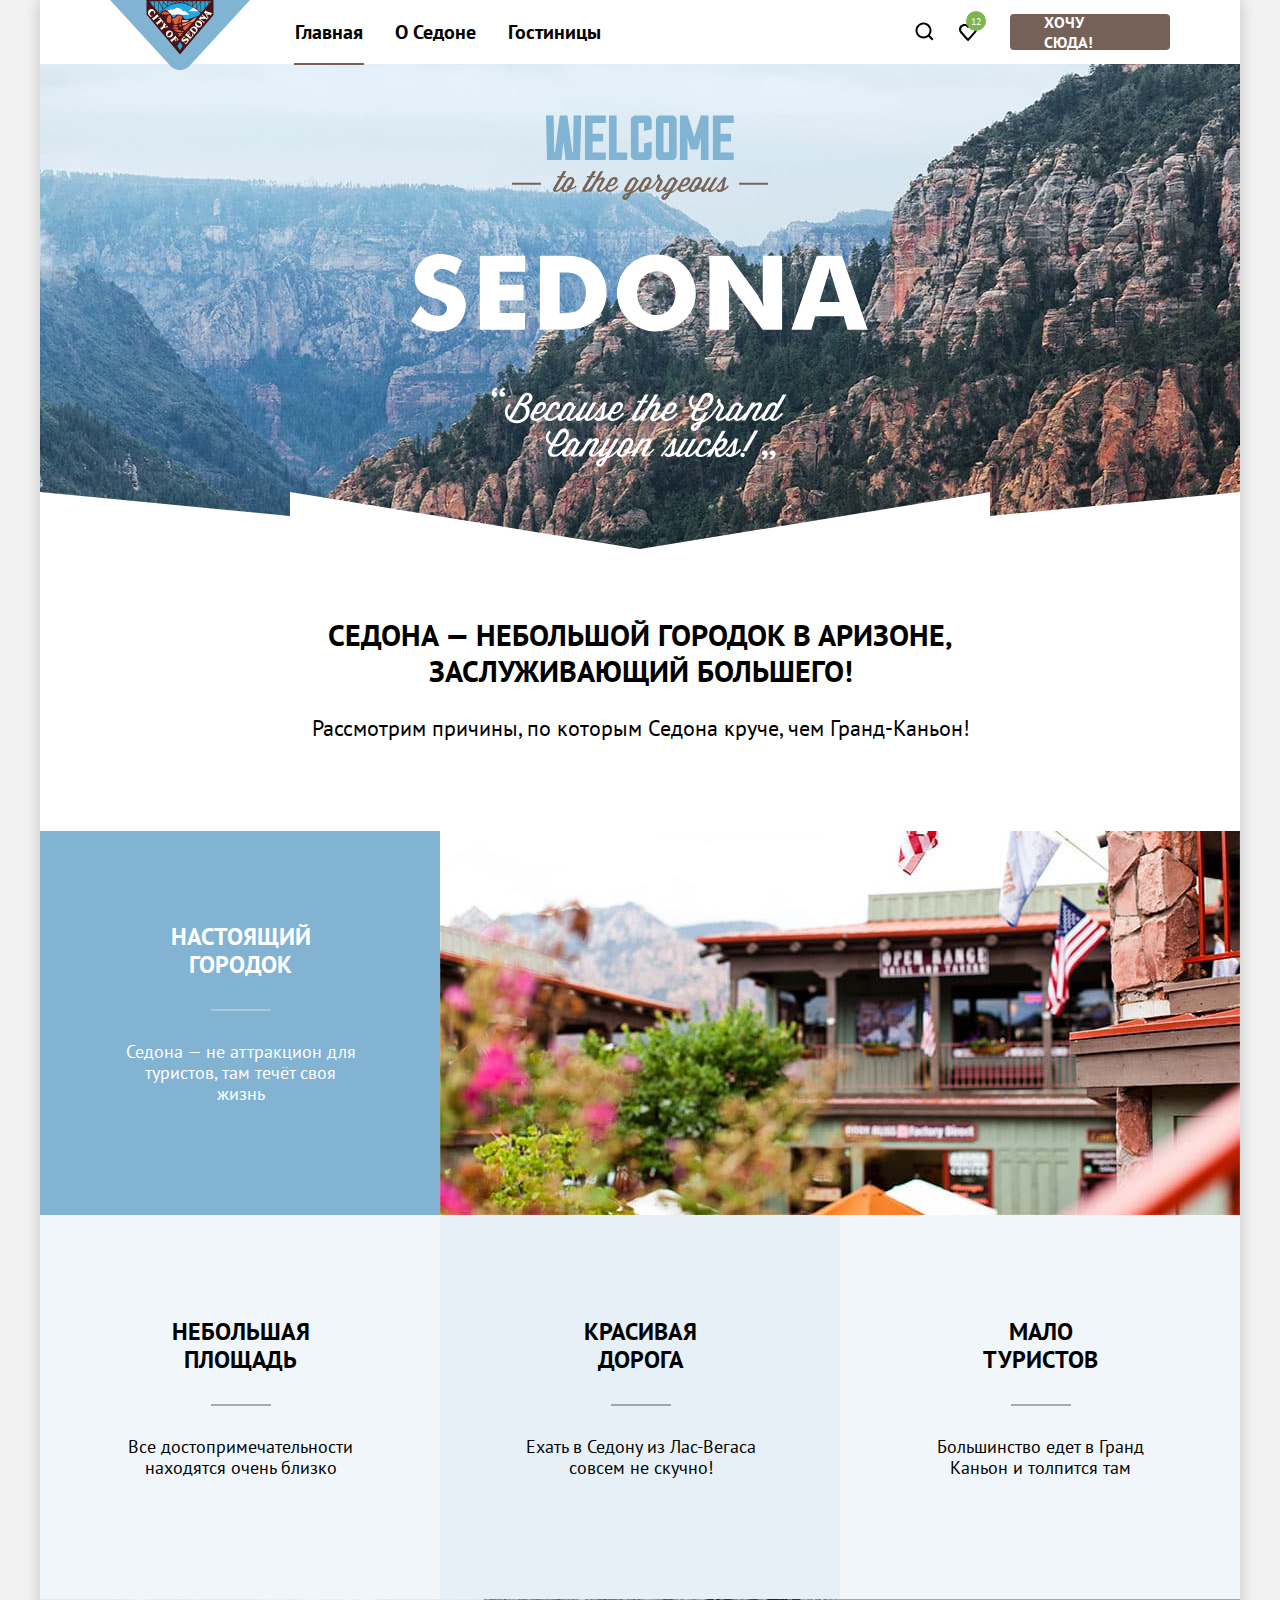
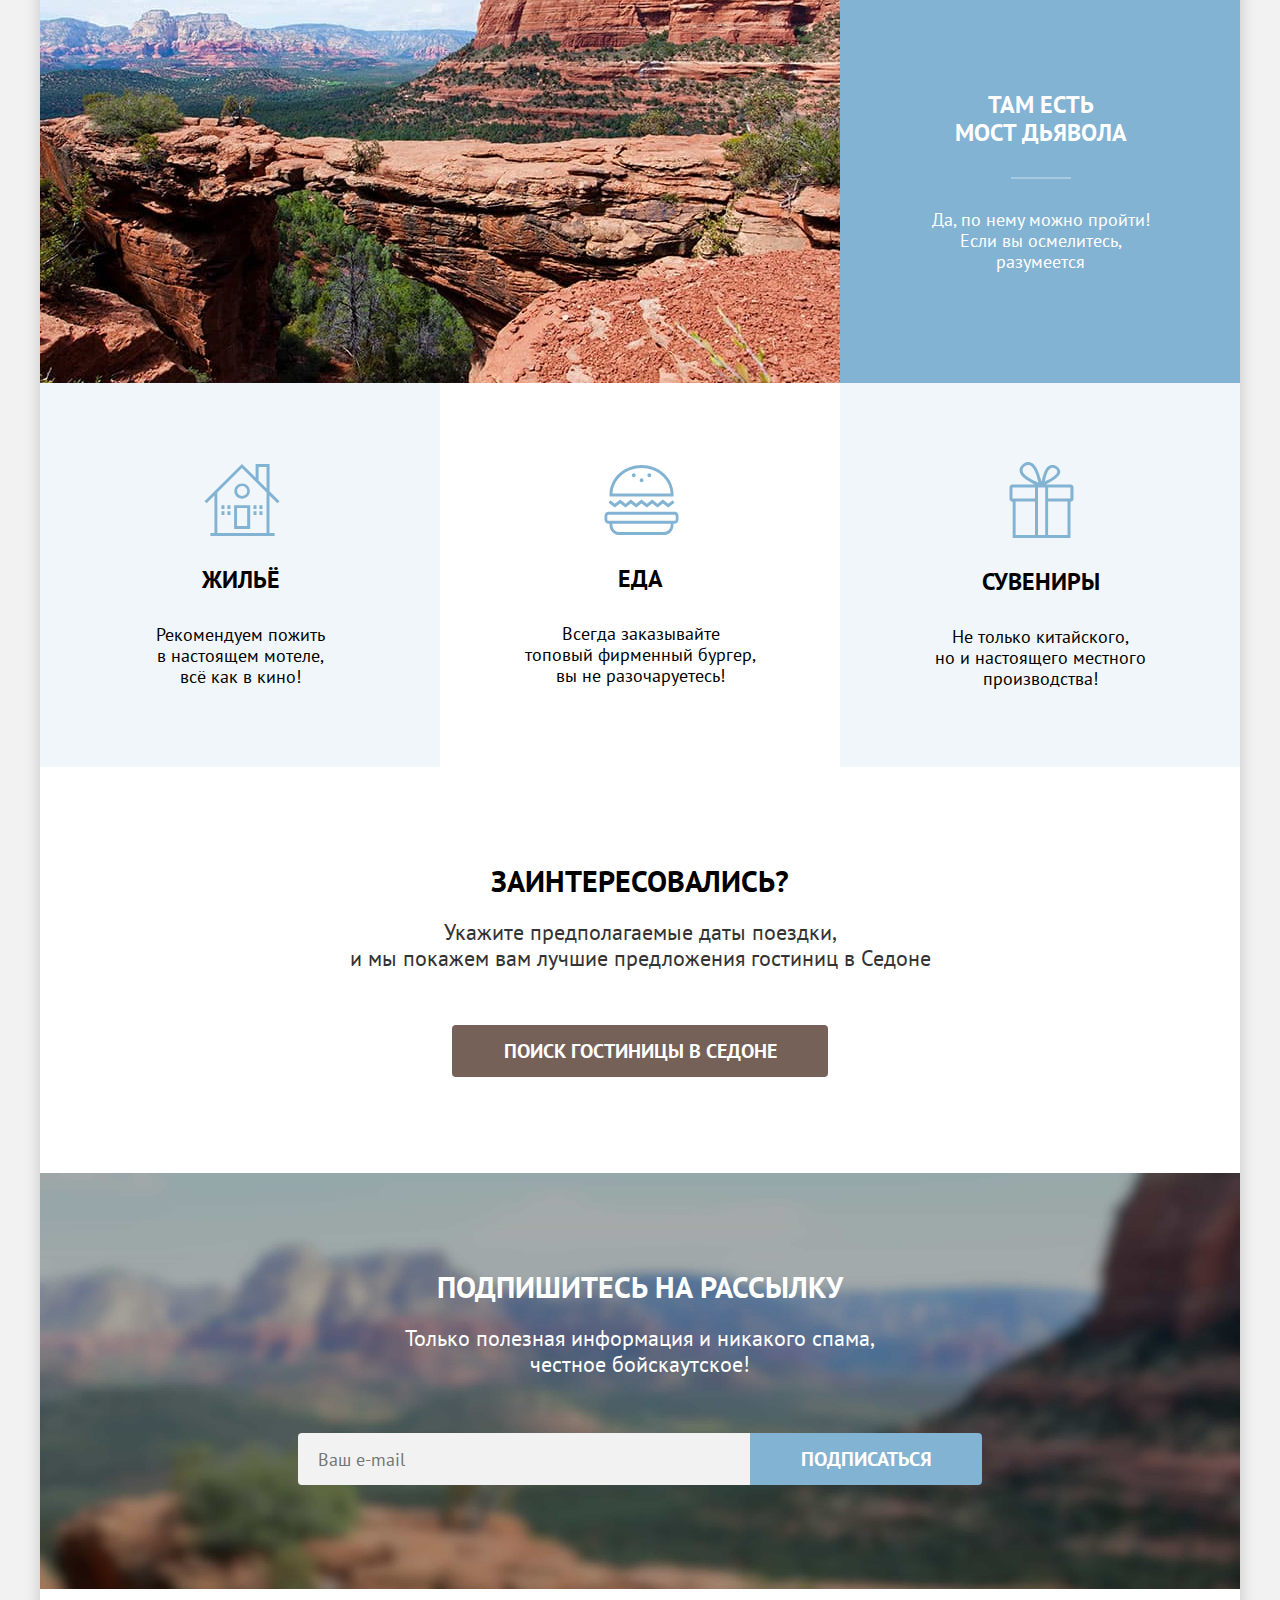
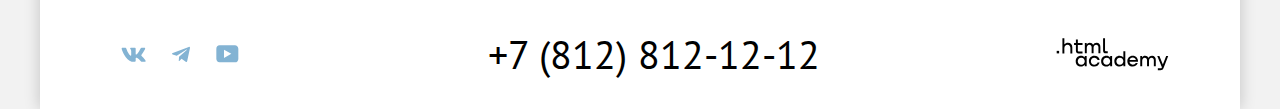
<file: 8/index.html>
<!DOCTYPE html>
<html lang="ru">

  <head>
    <meta charset="utf-8">
    <title>HTML Academy: Седона</title>
    <link rel="icon" href="favicon.ico">
    <link rel="stylesheet" href="styles/styles.css">
    <base href="https://htmlacademy-htmlcss.github.io/2171661-sedona-35/8/">
</head>

  <body>
    <div class="page-container">

      <!--Шапка сайта-->
      <header class="main-header">

        <!--Навигация-->
        <nav class="navigation">
          <a class="sedona-logo-container" href="index.html">
            <img class="sedona-logo" src="./images/logo.svg" width="140px" height="70px" alt="Логотип сайта городка Седона">
          </a>
          <ul class="navigation-list">
            <li class="navigation-item">
              <a class="navigation-link navigation-link-current" href="index.html">Главная</a>
            </li>
            <li class="navigation-item">
              <a class="navigation-link" href="#">О Седоне</a>
            </li>
            <li class="navigation-item">
              <a class="navigation-link" href="catalog.html">Гостиницы</a>
            </li>
          </ul>

          <!--Пользовательское меню-->
          <ul class="navigation-user">
            <li class="navigation-user-item">
              <a class="navigation-user-search" href="#"><span class="visually-hidden">поиск</span></a>
            </li>
            <li class="navigation-user-item">
              <a class="navigation-user-favorites" href="#">
                <sup>12</sup>
                <span class="visually-hidden">избранное</span></a>
            </li>
            <li class="navigation-user-item">
              <a class="navigation-user-enter button-brown" href="#"><span>хочу сюда!</span></a>
            </li>
          </ul>
        </nav>
      </header>

      <!--основное содержимое-->
      <main class="main-index main-container">
        <div class="hero">
          <div class="main-title-block">
            <h1 class="visually-hidden">Сайт города седона</h1>
            <img class="main-title-logo" src="./images/welcome.svg" width="458" height="352" alt="Добро пожаловать">
            <!--<img class="main-title-background" src="./images/background-main-title.svg" width="1200" height="57" alt="">-->
          </div>
          <div class="main-title-text">
            <h2 class="main-title">седона &mdash; небольшой городок в аризоне,<br>заслуживающий большего!</h2>
            <p class="main-title-description">Рассмотрим причины, по которым Седона круче, чем Гранд-Каньон!</p>
          </div>
        </div>


        <!--Преимущества-->
        <section class="advantages">
          <h2 class="visually-hidden">Преимущества</h2>
          <ul class="advantages-list">
            <li class="advantages-item background-grey-blue">
              <div class="advantages-text">
                <h3 class="advantages-title">настоящий<br>городок</h3>
                <svg aria-hidden="true" focusable="false" width="60" height="2" fill="none"
                  xmlns="http://www.w3.org/2000/svg">
                  <path fill="#fff" fill-opacity=".3" d="M0 0h60v2H0z" />
                </svg>
                <p class="advantages-description">Седона — не аттракцион для<br>туристов, там течёт своя<br>жизнь</p>
              </div>
            </li>
            <li class="advantages-image">
              <img src="./images/advantages/advantages-image-1.jpg" width="800" height="384" alt="Вид на город">
            </li>
            <li class="advantages-item background-light-grey">
              <div class="advantages-text">
                <h3 class="advantages-title">небольшая<br>площадь</h3>
                <svg aria-hidden="true" focusable="false" width="60" height="2" fill="none"
                  xmlns="http://www.w3.org/2000/svg">
                  <path fill="#000" fill-opacity=".3" d="M0 0h60v2H0z" />
                </svg>
                <p class="advantages-description">Все достопримечательности<br>находятся очень близко</p>
              </div>
            </li>
            <li class="advantages-item background-dark-grey">
              <div class="advantages-text">
                <h3 class="advantages-title">красивая<br>дорога</h3>
                <svg aria-hidden="true" focusable="false" width="60" height="2" fill="none"
                  xmlns="http://www.w3.org/2000/svg">
                  <path fill="#000" fill-opacity=".3" d="M0 0h60v2H0z" />
                </svg>
                <p class="advantages-description">Ехать в Седону из Лас-Вегаса<br>совсем не скучно!</p>
              </div>
            </li>
            <li class="advantages-item background-light-grey">
              <div class="advantages-text">
                <h3 class="advantages-title">мало<br>туристов</h3>
                <svg aria-hidden="true" focusable="false" width="60" height="2" fill="none"
                  xmlns="http://www.w3.org/2000/svg">
                  <path fill="#000" fill-opacity=".3" d="M0 0h60v2H0z" />
                </svg>
                <p class="advantages-description">Большинство едет в Гранд<br>Каньон и толпится там</p>
              </div>
            </li>
            <li class="advantages-image">
              <img src="./images/advantages/advantages-image-2.jpg" width="800" height="384" alt="Вид на каньон">
            </li>
            <li class="advantages-item background-grey-blue">
              <div class="advantages-text">
                <h3 class="advantages-title">там есть<br>мост дьявола</h3>
                <svg aria-hidden="true" focusable="false" width="60" height="2" fill="none"
                  xmlns="http://www.w3.org/2000/svg">
                  <path fill="#fff" fill-opacity=".3" d="M0 0h60v2H0z" />
                </svg>
                <p class="advantages-description">Да, по нему можно пройти!<br>Если вы осмелитесь,<br>разумеется</p>
              </div>
            </li>
            <li class="advantages-item background-light-grey">
              <div class="advantages-text">
                <svg class="advantages-icon" aria-hidden="true" focusable="false" width="76" height="72" fill="none"
                  xmlns="http://www.w3.org/2000/svg">
                  <path d="M30.119 65h16.064V41.2H30.119V65Zm2.911-20.9h10.14v18H33.03v-18Z" fill="#83B3D3" />
                  <path
                    d="m73.392 39.3 2.108-2.1-9.94-9.9V0H51.604v13.6L37.95 0 .5 37.2l2.108 2.1 7.832-7.8v37.6H6.424V72H70.58v-2.9h-5.12V31.5l7.932 7.8ZM62.548 69.1H13.351V28.5L37.95 4.1l24.598 24.4v40.6Zm0-44.7-7.931-7.9V2.9h7.931v21.5Z"
                    fill="#83B3D3" />
                  <path
                    d="M30.32 27.1c0 4.3 3.513 7.7 7.73 7.7 4.318 0 7.832-3.5 7.832-7.7 0-4.3-3.514-7.7-7.832-7.7-4.217 0-7.73 3.4-7.73 7.7Zm7.83-5c2.711 0 5.02 2.2 5.02 4.9s-2.208 4.9-5.02 4.9c-2.71 0-5.02-2.2-5.02-4.9s2.21-4.9 5.02-4.9ZM20.48 41.2h-3.012v3.9h3.012v-3.9ZM26.404 41.2h-3.012v3.9h3.012v-3.9ZM20.48 47.2h-3.012v3.9h3.012v-3.9ZM26.404 47.2h-3.012v3.9h3.012v-3.9ZM52.508 41.2h-3.012v3.9h3.012v-3.9ZM58.432 41.2H55.42v3.9h3.012v-3.9ZM52.508 47.2h-3.012v3.9h3.012v-3.9ZM58.432 47.2H55.42v3.9h3.012v-3.9Z"
                    fill="#83B3D3" />
                </svg>
                <h3 class="advantages-title">ЖИЛЬЁ</h3>
                <p class="advantages-description">Рекомендуем пожить<br>в настоящем мотеле,<br>всё как в кино!</p>
              </div>
            </li>
            <li class="advantages-item">
              <div class="advantages-text">
                <svg class="advantages-icon" aria-hidden="true" focusable="false" width="75" height="70" fill="none"
                  xmlns="http://www.w3.org/2000/svg">
                  <path
                    d="M70.576 46.7H4.61C2.305 46.7.5 48.6.5 51v3.5c0 2.4 1.905 4.3 4.11 4.3h.903v1.1c0 5.5 4.31 10.1 9.624 10.1h44.712c5.313 0 9.624-4.5 9.624-10.1v-1.1h.902c2.306 0 4.11-1.9 4.11-4.3V51c.201-2.3-1.704-4.3-3.91-4.3Zm-3.91 13.2c0 3.9-3.008 7-6.717 7H15.137c-3.71 0-6.717-3.2-6.717-7v-1.1h58.246v1.1Zm5.113-5.4c0 .7-.602 1.3-1.203 1.3H4.51c-.702 0-1.203-.6-1.203-1.3V51c0-.7.602-1.3 1.203-1.3h65.965c.702 0 1.203.6 1.203 1.3.1 0 .1 3.5.1 3.5ZM16.14 38.4l5.413 4.1 5.313-4.1 5.313 4.1 5.314-4.1 5.413 4.1 5.314-4.1 5.313 4.1 5.413-4.1 5.314 4.1 6.215-4.7-1.704-2.5-4.511 3.4-5.314-4.1-5.413 4.1-5.313-4.1-5.314 4.1-5.413-4.1-5.314 4.1-5.313-4.1-5.313 4.1-5.414-4.1-5.313 4.1-4.511-3.4-1.705 2.5 6.216 4.7 5.313-4.1ZM8.52 31.5h60.953c0-.6.1-1.2.1-1.9v-1.2C68.871 12.7 54.836 0 37.593 0 20.249 0 6.214 12.7 5.513 28.5v1.2c0 .6-.005 1.2.095 1.8H8.52ZM37.593 3c15.64 0 28.471 11.3 29.073 25.5H8.52C9.122 14.4 21.954 3 37.593 3Z"
                    fill="#83B3D3" />
                  <path
                    d="M37.593 17.3c1.052 0 1.905-.895 1.905-2s-.853-2-1.905-2-1.905.895-1.905 2 .853 2 1.905 2ZM29.773 12.2c1.052 0 1.905-.895 1.905-2s-.853-2-1.905-2-1.904.895-1.904 2 .852 2 1.904 2ZM45.312 12.2c1.052 0 1.905-.895 1.905-2s-.853-2-1.905-2-1.904.895-1.904 2 .852 2 1.904 2Z"
                    fill="#83B3D3" />
                </svg>
                <h3 class="advantages-title">ЕДА</h3>
                <p class="advantages-description">Всегда заказывайте<br>топовый фирменный бургер,<br>вы не
                  разочаруетесь!
                </p>
              </div>
            </li>
            <li class="advantages-item background-light-grey">
              <div class="advantages-text">
                <svg class="advantages-icon" aria-hidden="true" focusable="false" width="65" height="76" fill="none"
                  xmlns="http://www.w3.org/2000/svg">
                  <path
                    d="M61.6 22.462H36.8c13.8-6.904 14.9-11.307 14.4-13.71-1.2-4.002-5.7-7.004-10-5.403-5.6 2.102-7.1 10.407-8.6 16.412-2-6.105-3.8-13.81-8.2-17.713-1.3-1.1-3.1-2.301-5.8-2.001-4 .4-9.8 5.404-7.5 11.008 2.3 5.403 9.7 8.806 14.6 11.508H3.4c-1.6 0-2.9 1.3-2.9 2.902v11.308c0 1.6 1.3 2.901 2.9 2.901h.3V76h57.8V39.574h.1c1.6 0 2.9-1.3 2.9-2.902V25.365c0-1.602-1.3-2.902-2.9-2.902ZM42.9 5.851c2.1-.3 5 1.3 5.3 3.202.4 2.802-3.4 5.304-5.1 6.405-2.5 1.7-4.9 2.601-7.3 4.102.9-3.702 2.5-13.009 7.1-13.71ZM20 15.858c-2.2-1.501-6.5-4.403-6.4-7.806.1-3.602 5.7-6.604 8.8-3.902 3.9 3.402 5.7 11.107 7.1 16.611-3.2-1.5-6.3-2.802-9.5-4.903Zm6 57.14H6.6V39.574H26v33.424Zm0-36.526H3.5V25.465H26v11.007Zm10.2 0v36.526H29V25.565h7.2v10.907Zm22.3 36.526H39.1V39.574h19.4v33.424Zm2.9-36.526H39.1V25.465h22.3v11.007Z"
                    fill="#83B3D3" />
                </svg>
                <h3 class="advantages-title">СУВЕНИРЫ</h3>
                <p class="advantages-description">Не только китайского,<br>но и настоящего местного<br>производства!</p>
              </div>
            </li>
          </ul>
        </section>

        <!--Поиск гостиницы на главной-->
        <section class="search-hotel">
          <div class="search-hotel-box">
            <div class="search-hotel-text">
              <h2 class="search-hotel-title">ЗАИНТЕРЕСОВАЛИСЬ?</h2>
              <p>Укажите предполагаемые даты поездки,<br>и мы покажем вам лучшие предложения гостиниц в Седоне</p>
            </div>
            <a class="search-hotel-button button-brown" href="#"><span>поиск гостиницы в седоне</span></a>
          </div>
        </section>

        <!--рассылка-->
        <section class="subscribe-main">
          <div class="subscribe-text">
            <h2 class="subscribe-title">ПОДПИШИТЕСЬ НА РАССЫЛКУ</h2>
            <p>Только полезная информация и никакого спама,<br>честное бойскаутское!</p>
          </div>
          <form class="subscribe-form" action="https://echo.htmlacademy.ru/" method="post">
            <input class="email-input" type="email" name="e-mail" placeholder="Ваш e-mail">
            <input class="button subscribe-button button-blue" type="submit" value="ПОДПИСАТЬСЯ">
          </form>
        </section>
      </main>

      <!--Подвал сайта-->
      <footer class="footer">
        <div class="footer-container">
          <section class="footer-social">
            <h3 class="visually-hidden">Наши социальные сети</h3>
            <ul class="footer-list">
              <li class="footer-item">
                <a class="footer-link" href="https://vk.com/htmlacademy">
                  <svg class="social-icon" aria-hidden="true" focusable="false" width="25" height="15"
                    fill="currentColor" xmlns="http://www.w3.org/2000/svg">
                    <path fill-rule="evenodd" clip-rule="evenodd"
                      d="M24.116 1.804c.166-.546 0-.948-.795-.948h-2.625c-.668 0-.976.347-1.143.73 0 0-1.335 3.196-3.226 5.272-.612.602-.89.793-1.224.793-.167 0-.418-.19-.418-.738V1.804c0-.656-.184-.948-.74-.948H9.817c-.417 0-.668.304-.668.593 0 .621.946.765 1.043 2.513V7.76c0 .833-.153.984-.487.984-.89 0-3.055-3.21-4.34-6.885-.249-.715-.5-1.003-1.172-1.003H1.566c-.75 0-.9.347-.9.73 0 .682.89 4.07 4.145 8.551 2.17 3.06 5.225 4.72 8.008 4.72 1.67 0 1.875-.369 1.875-1.004V11.54c0-.737.158-.884.687-.884.39 0 1.057.192 2.615 1.667 1.78 1.75 2.073 2.533 3.075 2.533h2.625c.75 0 1.126-.368.91-1.096-.238-.724-1.088-1.775-2.215-3.022-.612-.71-1.53-1.475-1.809-1.858-.389-.49-.278-.71 0-1.147 0 0 3.2-4.426 3.533-5.929h.001Z" />
                  </svg>
                </a>
              </li>
              <li class="footer-item">
                <a class="footer-link" href="https://t.me/htmlacademy">
                  <svg class="social-icon" aria-hidden="true" focusable="false" width="18" height="16"
                    fill="currentColor" xmlns="http://www.w3.org/2000/svg">
                    <path
                      d="M16.785.956.84 7.104C-.248 7.541-.24 8.148.64 8.42l4.094 1.277 9.472-5.976c.448-.272.857-.126.52.173l-7.673 6.925H7.05l.002.001-.283 4.22c.414 0 .597-.19.829-.414l1.988-1.934 4.136 3.055c.762.42 1.31.205 1.5-.706l2.715-12.795c.278-1.114-.425-1.618-1.153-1.29Z" />
                  </svg> </a>
              </li>
              <li class="footer-item">
                <a class="footer-link" href="https://www.youtube.com/user/htmlacademyru">
                  <svg class="social-icon" aria-hidden="true" focusable="false" width="23" height="18"
                    fill="currentColor" xmlns="http://www.w3.org/2000/svg">
                    <path
                      d="M18.94.356H3.507C1.647.356.333 1.95.333 3.756V13.85c0 1.913 1.314 3.506 3.174 3.506H19.16c1.642 0 3.174-1.593 3.174-3.4v-10.2c-.219-1.806-1.532-3.4-3.393-3.4ZM7.995 12.894V4.819l7.333 4.037-7.333 4.038Z" />
                  </svg>
                </a>
              </li>
            </ul>
          </section>
          <section class="footer-contacts">
            <h3 class="visually-hidden">Наши контакты</h3>
            <a class="contact-phone" href="tel:+78128121212">+7 (812) 812-12-12</a>
          </section>
          <section class="footer-logo">
            <h3 class="visually-hidden">Разработчик сайта</h3>
            <a href="https://htmlacademy.ru/"><img src="./images/html-academy-icon.svg" width="115px" height="33px" alt="Логотип HTML Academy"></a>
          </section>
        </div>
      </footer>

      <!--Модальное окно-->
      <div class="modal-container modal-close">
        <div class="modal-travel">
          <button class="modal-close-button button-border" type="button">
            <span class="visually-hidden">Закрыть</span>
            <svg class="close-icon" width="15" height="15" viewBox="0 0 15 15" fill="none"
              xmlns="http://www.w3.org/2000/svg">
              <path
                d="M14.4905 1.78288L13.1982 0.49057L7.49048 6.19826L1.78279 0.49057L0.490479 1.78288L6.19817 7.49057L0.490479 13.1983L1.78279 14.4906L7.49048 8.78288L13.1982 14.4906L14.4905 13.1983L8.78279 7.49057L14.4905 1.78288Z"
                fill="black" />
            </svg>
          </button>
          <section class="modal-content">
            <h2 class="modal-title">Поиск гостиницы в Седоне</h2>
            <form class="form" action="htpps://echo.htmlacademy.ru/" method="post">
              <p class="field-group field-text">
                <label class="modal-arrive" for="arrive-input">Дата Заезда:</label>
                <span class="calendar">
                  <input class="modal-date" type="text" id="arrive-input" name="arrive" placeholder="Укажите дату"
                    value="27 апреля 2020" required>
                  <span class="modal-error">Мы не можем отправить вас в прошлое.</span>
                </span>
              </p>
              <p class="field-group field-text">
                <label class="modal-leave" for="leave-input">Дата Выезда:</label>
                <span class="calendar"></span>
                <input class="modal-date" type="text" id="leave-input" name="leave" placeholder="Укажите дату"
                  value="1 сентября 2023" required>
                <span class="modal-available">На эти даты есть свободные номера. Пока есть.</span>
              </p>
              <p class="field-group field-count">
                <label class="field-people" for="adults">Взрослые:</label>
                <span class="field-group field-number">
                  <button class="button minus" type="button">
                    <span class="visually-hidden">Уменьшить количество</span>
                    <svg class="minus-icon" aria-hidden="true" focusable="false" width="14" height="14"
                      viewBox="0 0 14 14" xmlns="http://www.w3.org/2000/svg">
                      <path d="M0 0L0 2L14 2V0L0 0Z" fill="currentColor"></path>
                    </svg>
                  </button>
                  <input class="modal-input" type="number" id="adults" name="adults" value="2" required>
                  <button class="button plus" type="button">
                    <span class="visually-hidden">Увеличить количество</span>
                    <svg class="plus-icon" aria-hidden="true" focusable="false" width="14" height="14"
                      viewBox="0 0 14 14" xmlns="http://www.w3.org/2000/svg">
                      <path d="M14 6H8V0H6V6H0V8H6V14H8V8H14V6Z" fill="currentColor"></path>
                    </svg>
                  </button>
                </span>
              </p>
              <p class="field-group field-count-kids">
                <label class="field-people" for="kids">Дети:</label>
                <span class="tooltip">
                  <button class="tooltip-info" type="button">
                    <svg class=tooltip-icon width="26" height="26" viewBox="0 0 26 26"
                      xmlns="http://www.w3.org/2000/svg">
                      <circle cx="13" cy="13" r="13" fill="#83b3d3" />
                      <path fill-rule="evenodd" clip-rule="evenodd" d="M12 7H14V9H12V7ZM14 19H12V10H14V19Z"
                        fill="currentColor"></path>
                    </svg>
                  </button>
                  <span class="tooltip-text" role="tooltip">Укажите количество детей, которые
                    будут с вами, возраст которых от 6 до 18
                    лет. Дети до 6 лет размещаются бесплатно.
                  </span>
                </span>

                <span class="field-group field-number">
                  <button class="button minus" type="button">
                    <span class="visually-hidden">Уменьшить количество</span>
                    <svg class="minus-icon" aria-hidden="true" focusable="false" width="14" height="14"
                      viewBox="0 0 14 14" xmlns="http://www.w3.org/2000/svg">
                      <path d="M0 0L0 2L14 2V0L0 0Z" fill="currentColor"></path>
                    </svg>
                  </button>
                  <input class="modal-input" type="number" id="kids" name="kids" value="2" required>
                  <button class="button plus" type="button">
                    <span class="visually-hidden">Увеличить количество</span>
                    <svg class="plus-icon" aria-hidden="true" focusable="false" width="14" height="14"
                      viewBox="0 0 14 14" xmlns="http://www.w3.org/2000/svg">
                      <path d="M14 6H8V0H6V6H0V8H6V14H8V8H14V6Z" fill="currentColor"></path>
                    </svg>
                  </button>
                </span>
              </p>
              <button class="find" type="submit">Найти</button>
            </form>
          </section>
        </div>
      </div>
    </div>
  </body>

</html>
</file>
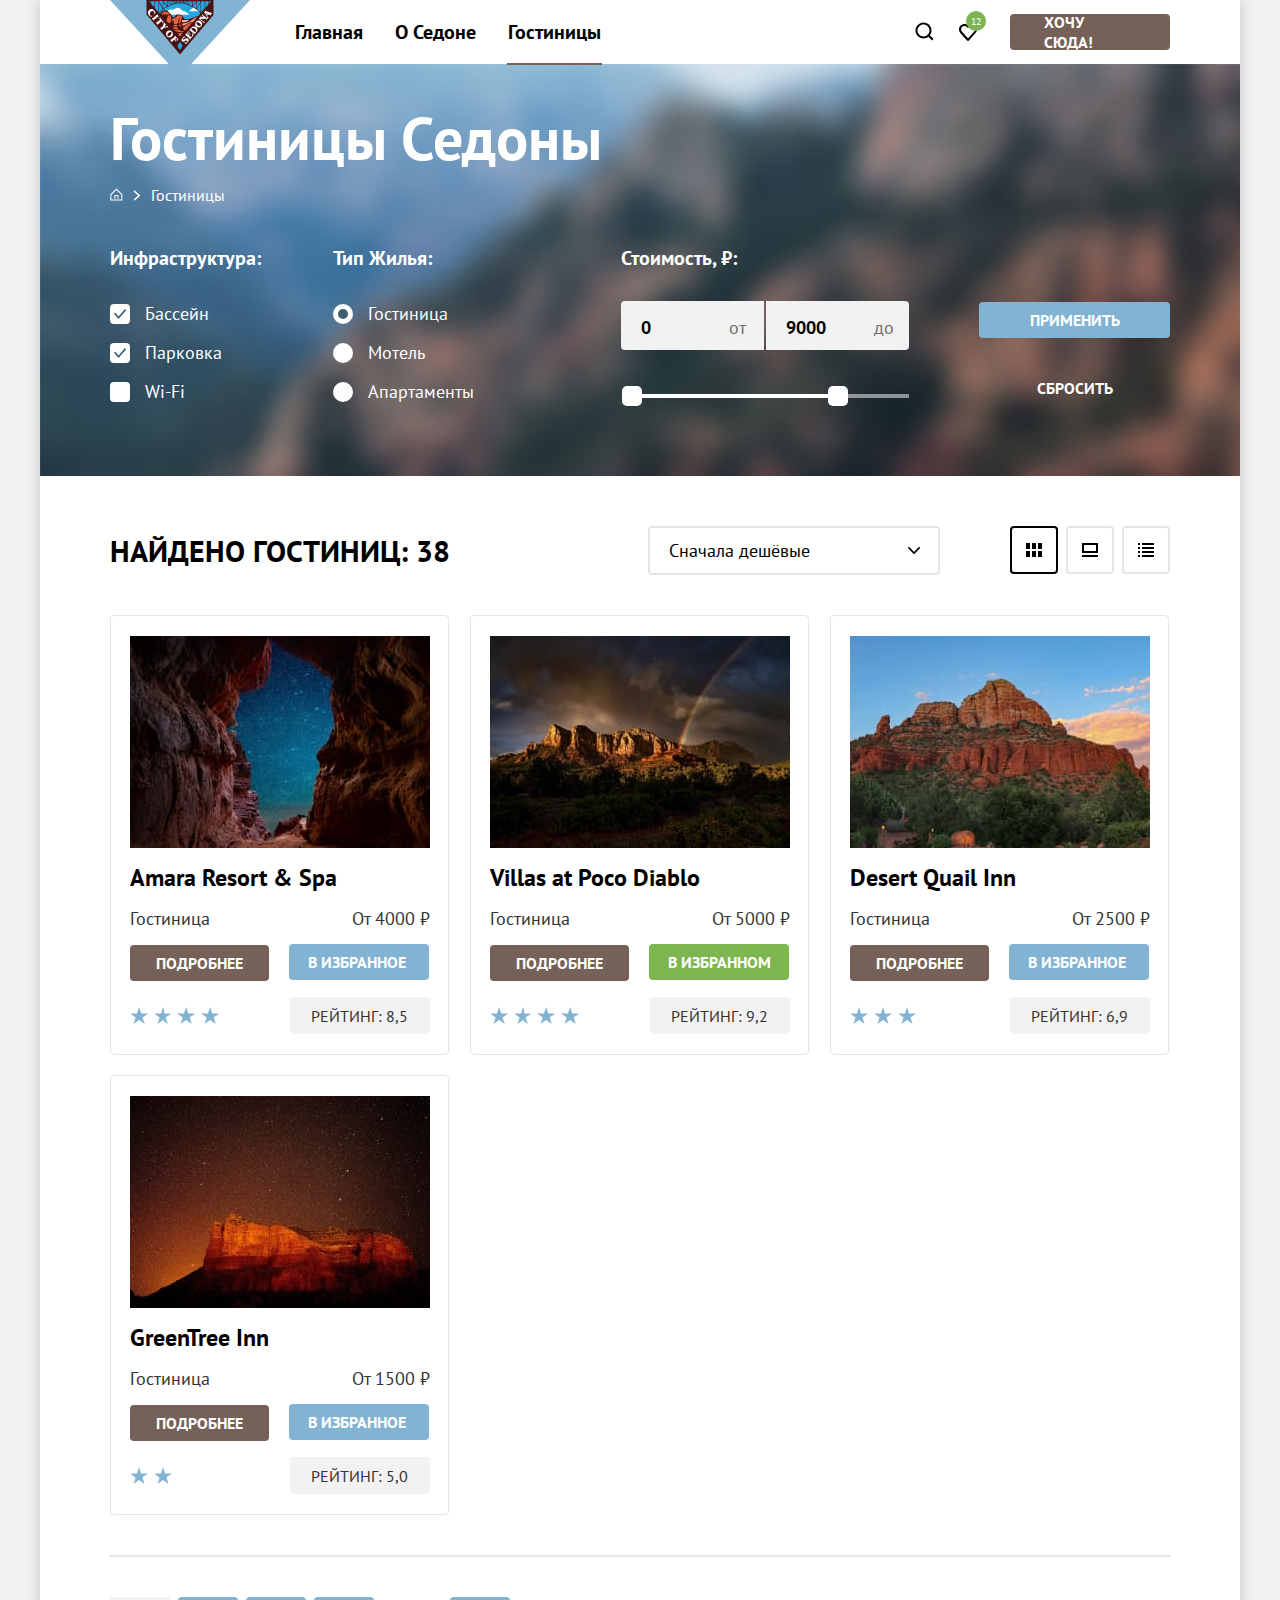
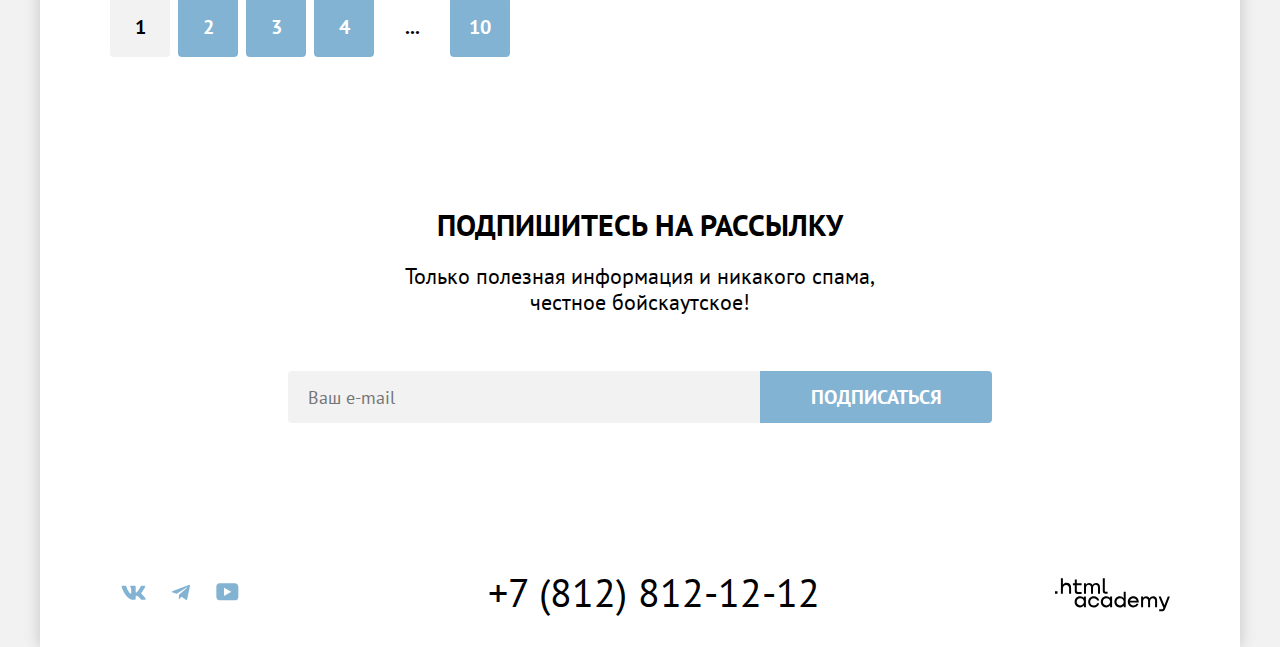
<file: catalog.html>
<!DOCTYPE html>
<html lang="ru">

  <head>
    <meta charset="utf-8">
    <title>Каталог</title>
    <link rel="icon" href="favicon.ico">
    <link rel="stylesheet" href="styles/styles.css">
  </head>

  <body>
    <div class="page-container">
      <header class="main-header">
        <nav class="navigation">
          <a class="sedona-logo-container" href="index.html">
            <img class="sedona-logo" src="./images/logo.svg" width="140" height="70" alt="Логотип сайта городка Седона">
          </a>
          <ul class="navigation-list">
            <li class="navigation-item">
              <a class="navigation-link" href="index.html">Главная</a>
            </li>
            <li class="navigation-item">
              <a class="navigation-link" href="#">О Седоне</a>
            </li>
            <li class="navigation-item">
              <a class="navigation-link navigation-link-current" href="catalog.html">Гостиницы</a>
            </li>
          </ul>
          <ul class="navigation-user">
            <li class="navigation-user-item">
              <a class="navigation-user-search" href="#">
                <span class="visually-hidden">поиск</span>
              </a>
            </li>
            <li class="navigation-user-item">
              <a class="navigation-user-favorites" href="#">
                <sup>12</sup>
                <span class="visually-hidden">избранное</span>
              </a>
            </li>
            <li class="navigation-user-item">
              <a class="navigation-user-enter button-brown" href="#">хочу сюда!</a>
            </li>
          </ul>
        </nav>
      </header>
      <main class="main-catalog main-container">
        <section class="catalog-main">
          <div class="catalog-filter-container">
            <div class="catalog-filter-main">
              <header class="catalog-header">
                <h1 class="catalog-title">Гостиницы Седоны</h1>
                <ul class="breadcrumbs">
                  <li class="breadcrumbs-item breadcrumbs-link">
                    <a class="breadcrumbs-link" href="index.html">
                      <p class="visually-hidden">На главную</p>
                      <svg aria-hidden="true" focusable="false" width="13" height="13" fill="currentColor"
                        xmlns="http://www.w3.org/2000/svg">
                        <path d="m6.371.5-6 5.8v6.2h12V6.3l-6-5.8Zm5 11h-10V6.7l5-4.8 5 4.8v4.8Z" />
                        <path d="M4.371 10.5h1V8h2v2.5h1V7h-4v3.5Z" />
                      </svg>
                    </a>
                  </li>
                  <li class="breadcrumbs-item breadcrumbs-icon-hotels">
                    <a class="breadcrumbs-link" href="#">Гостиницы</a>
                  </li>
                </ul>
              </header>
              <form class="catalog-filter" action="https://echo.htmlacademy.ru/" method="get">
                <div class="catalog-filter-left">
                  <fieldset class="catalog-filter-group catalog-filter-infrastructure">
                    <legend class="catalog-filter-title">Инфраструктура:</legend>
                    <ul class="catalog-filter-list">
                      <li class="catalog-filter-item">
                        <label class="control">
                          <input class="visually-hidden control-input" type="checkbox" name="Бассейн" checked>
                          <span class="control-mark"></span>
                          <span class="control-label">Бассейн</span>
                        </label>
                      </li>
                      <li class="catalog-filter-item">
                        <label class="control">
                          <input class="visually-hidden control-input" type="checkbox" name="Парковка" checked>
                          <span class="control-mark"></span>
                          <span class="control-label">Парковка</span>
                        </label>
                      </li>
                      <li class="catalog-filter-item">
                        <label class="control">
                          <input class="visually-hidden control-input" type="checkbox" name="Wi-Fi">
                          <span class="control-mark"></span>
                          <span class="control-label">Wi-Fi</span>
                        </label>
                      </li>
                    </ul>
                  </fieldset>
                  <fieldset class="catalog-filter-group catalog-filter-housing">
                    <legend class="catalog-filter-title">Тип Жилья:</legend>
                    <ul class="catalog-filter-list">
                      <li class="catalog-filter-item">
                        <label class="control">
                          <input class="visually-hidden control-input" type="radio" name="Тип жилья" value="Гостиница"
                            checked>
                          <span class="control-mark"></span>
                          <span class="control-label">Гостиница</span>
                        </label>
                      </li>
                      <li class="catalog-filter-item">
                        <label class="control">
                          <input class="visually-hidden control-input" type="radio" name="Тип жилья" value="Мотель">
                          <span class="control-mark"></span>
                          <span class="control-label">Мотель</span>
                        </label>
                      </li>
                      <li class="catalog-filter-item">
                        <label class="control">
                          <input class="visually-hidden control-input" type="radio" name="Тип жилья"
                            value="Аппартаменты">
                          <span class="control-mark"></span>
                          <span class="control-label">Апартаменты</span>
                        </label>
                      </li>
                    </ul>
                  </fieldset>
                </div>
                <div class="catalog-filter-right">
                  <fieldset class="catalog-filter-group catalog-filter-price">
                    <legend class="catalog-filter-title">Стоимость, ₽:</legend>
                    <div class="range-slider">
                      <div class="filter-price-container">
                        <label class="price-item-label price-item-left">
                          <input class="catalog-price-input catalog-price-from" type="number" value="0"><span
                            class="price-input-text">от</span>
                        </label>
                        <label class="price-item-label price-item-right">
                          <input class="catalog-price-input catalog-price-before" type="number" value="9000"><span
                            class="price-input-text">до</span>
                        </label>
                      </div>
                      <div class="range">
                        <div class="range-scale">
                          <div class="range-bar">
                            <button class="range-toggle toggle-min" type="button">
                              <span class="visually-hidden">Изменить минимальную цену.</span>
                            </button>
                            <button class="range-toggle toggle-max" type="button">
                              <span class="visually-hidden">Изменить максимальную цену.</span>
                            </button>
                          </div>
                        </div>
                      </div>
                    </div>
                  </fieldset>
                  <div class="catalog-filter-buttons">
                    <input class="button button-accept button-blue" type="submit" value="Применить">
                    <input class="button button-reset" type="reset" value="Сбросить">
                  </div>
                </div>
              </form>
            </div>
          </div>
          <h2 class="visually-hidden">Каталог гостиниц</h2>
          <div class="catalog-list-container">
            <div class="hotel-list-header">
              <div class="find-hotels-title">
                <p class="find-hotels">Найдено гостиниц: 38</p>
              </div>
              <div class="hotels-sorting">
                <select class="select-control" aria-label="Сортировка">
                  <option value="cheap">Сначала дешёвые</option>
                  <option value="expensive">Сначала дорогие</option>
                  <option value="popular">Сначала популярные</option>
                </select>
                <div class="sorting-buttons">
                  <div class="sorting-button current-sorting-button">
                    <a href="#" class="button-cards">
                      <span class="visually-hidden">Показать карточки</span>
                    </a>
                  </div>
                  <div class="sorting-button">
                    <a class="button-big-cards" href="#">
                      <span class="visually-hidden">Показать большие карточки</span>
                    </a>
                  </div>
                  <div class="sorting-button">
                    <a class="button-list" href="#">
                      <span class="visually-hidden">Показать список</span>
                    </a>
                  </div>
                </div>
              </div>
            </div>
            <ul class="hotels-list">
              <li class="hotel-card">
                <a class="hotel-card-link" href="#">
                  <img class="hotel-card-image" src="./images/catalog/catalog-1.jpg" width="300" height="212"
                    alt="Вид на звезды">
                  <h3 class="hotel-card-title">Amara Resort & Spa</h3>
                </a>
                <div class="hotel-card-texts">
                  <p class="hotel-type">Гостиница</p>
                  <p class="hotel-card-price">от 4000 ₽</p>
                </div>
                <div class="hotel-card-buttons">
                  <a class="hotel-card-button button button-brown" href="#">Подробнее</a>
                  <a class="hotel-card-favorites button button-blue" href="#"><span class="favorites-text">в
                      избранное</span></a>
                </div>
                <div class="hotel-card-rating">
                  <div class="hotel-card-stars">
                    <div class="stars four-stars"></div>
                  </div>
                  <div class="hotel-rating-area">
                    <p class="hotel-rating">Рейтинг: 8,5</p>
                  </div>
                </div>
              </li>
              <li class="hotel-card">
                <a class="hotel-card-link" href="#">
                  <img class="hotel-card-image" src="./images/catalog/catalog-2.jpg" width="300" height="212"
                    alt="Радуга над скалами">
                  <h3 class="hotel-card-title">Villas at Poco Diablo</h3>
                </a>
                <div class="hotel-card-texts">
                  <p class="hotel-type">Гостиница</p>
                  <p class="hotel-card-price">от 5000 ₽</p>
                </div>
                <div class="hotel-card-buttons">
                  <a class="hotel-card-button button button-brown" href="#">Подробнее</a>
                  <a class="hotel-card-favorites button-in-favorites button-green" href="#"><span
                      class="favorites-text">в
                      избранном</span></a>
                </div>
                <div class="hotel-card-rating">
                  <div class="hotel-card-stars">
                    <div class="stars four-stars"></div>
                  </div>
                  <div class="hotel-rating-area">
                    <p class="hotel-rating">Рейтинг: 9,2</p>
                  </div>
                </div>
              </li>
              <li class="hotel-card">
                <a class="hotel-card-link" href="#">
                  <img class="hotel-card-image" src="./images/catalog/catalog-3.jpg" width="300" height="212"
                    alt="Красивый вид">
                  <h3 class="hotel-card-title">Desert Quail Inn</h3>
                </a>
                <div class="hotel-card-texts">
                  <p class="hotel-type">Гостиница</p>
                  <p class="hotel-card-price">от 2500 ₽</p>
                </div>
                <div class="hotel-card-buttons">
                  <a class="hotel-card-button button button-brown" href="#">Подробнее</a>
                  <a class="hotel-card-favorites button button-blue" href="#"><span class="favorites-text">в
                      избранное</span></a>
                </div>
                <div class="hotel-card-rating">
                  <div class="hotel-card-stars">
                    <div class="stars three-stars"></div>
                  </div>
                  <div class="hotel-rating-area">
                    <p class="hotel-rating">Рейтинг: 6,9</p>
                  </div>
                </div>
              </li>
              <li class="hotel-card">
                <a class="hotel-card-link" href="#">
                  <img class="hotel-card-image" src="./images/catalog/catalog-4.jpg" width="300" height="212"
                    alt="Скалы и звёзды">
                  <h3 class="hotel-card-title">GreenTree Inn</h3>
                </a>
                <div class="hotel-card-texts">
                  <p class="hotel-type">Гостиница</p>
                  <p class="hotel-card-price">от 1500 ₽</p>
                </div>
                <div class="hotel-card-buttons">
                  <a class="hotel-card-button button button-brown" href="#">Подробнее</a>
                  <a class="hotel-card-favorites button button-blue" href="#"><span class="favorites-text">в
                      избранное</span></a>
                </div>
                <div class="hotel-card-rating">
                  <div class="hotel-card-stars">
                    <div class="stars two-stars"></div>
                  </div>
                  <div class="hotel-rating-area">
                    <p class="hotel-rating">Рейтинг: 5,0</p>
                  </div>
                </div>
              </li>
            </ul>
            <div class="divider"></div>

            <!--Пагинация-->
            <div class="pagination-container">
              <ul class="pagination">
                <li class="pagination-item pagination-current">
                  <a class="pagination-link pagination-current">1</a>
                </li>
                <li class="pagination-item">
                  <a class="pagination-link" href="#">2</a>
                </li>
                <li class="pagination-item">
                  <a class="pagination-link" href="#">3</a>
                </li>
                <li class="pagination-item">
                  <a class="pagination-link" href="#">4</a>
                </li>
                <li class="pagination-item pagination-dots">
                  <a class="pagination-link pagination-dots" href="#">...</a>
                </li>
                <li class="pagination-item">
                  <a class="pagination-link pagination-last" href="#">10</a>
                </li>
              </ul>
            </div>
          </div>
        </section>

        <!--рассылка-->
        <section class="subscribe-catalog">
          <div class="subscribe-text">
            <h2 class="subscribe-title">ПОДПИШИТЕСЬ НА РАССЫЛКУ</h2>
            <p>Только полезная информация и никакого спама,<br>честное бойскаутское!</p>
          </div>
          <form class="subscribe-form" action="https://echo.htmlacademy.ru/" method="post">
            <input class="email-input" type="email" name="e-mail" placeholder="Ваш e-mail">
            <input class="button subscribe-button button-blue" type="submit" value="ПОДПИСАТЬСЯ">
          </form>
        </section>
      </main>

      <!--Подвал сайта-->
      <footer class="footer">
        <div class="footer-container">
          <section class="footer-social">
            <h3 class="visually-hidden">Наши социальные сети</h3>
            <ul class="footer-list">
              <li class="footer-item">
                <a class="footer-link" href="https://vk.com/htmlacademy">
                  <svg class="social-icon" aria-hidden="true" focusable="false" width="25" height="15"
                    fill="currentColor" xmlns="http://www.w3.org/2000/svg">
                    <path fill-rule="evenodd" clip-rule="evenodd"
                      d="M24.116 1.804c.166-.546 0-.948-.795-.948h-2.625c-.668 0-.976.347-1.143.73 0 0-1.335 3.196-3.226 5.272-.612.602-.89.793-1.224.793-.167 0-.418-.19-.418-.738V1.804c0-.656-.184-.948-.74-.948H9.817c-.417 0-.668.304-.668.593 0 .621.946.765 1.043 2.513V7.76c0 .833-.153.984-.487.984-.89 0-3.055-3.21-4.34-6.885-.249-.715-.5-1.003-1.172-1.003H1.566c-.75 0-.9.347-.9.73 0 .682.89 4.07 4.145 8.551 2.17 3.06 5.225 4.72 8.008 4.72 1.67 0 1.875-.369 1.875-1.004V11.54c0-.737.158-.884.687-.884.39 0 1.057.192 2.615 1.667 1.78 1.75 2.073 2.533 3.075 2.533h2.625c.75 0 1.126-.368.91-1.096-.238-.724-1.088-1.775-2.215-3.022-.612-.71-1.53-1.475-1.809-1.858-.389-.49-.278-.71 0-1.147 0 0 3.2-4.426 3.533-5.929h.001Z" />
                  </svg>
                  <span class="visually-hidden">Наша страничка вконтакте</span>
                </a>
              </li>
              <li class="footer-item">
                <a class="footer-link" href="https://t.me/htmlacademy">
                  <svg class="social-icon" aria-hidden="true" focusable="false" width="18" height="16"
                    fill="currentColor" xmlns="http://www.w3.org/2000/svg">
                    <path
                      d="M16.785.956.84 7.104C-.248 7.541-.24 8.148.64 8.42l4.094 1.277 9.472-5.976c.448-.272.857-.126.52.173l-7.673 6.925H7.05l.002.001-.283 4.22c.414 0 .597-.19.829-.414l1.988-1.934 4.136 3.055c.762.42 1.31.205 1.5-.706l2.715-12.795c.278-1.114-.425-1.618-1.153-1.29Z" />
                  </svg>
                  <span class="visually-hidden">Наш телеграм канал</span>
                </a>
              </li>
              <li class="footer-item">
                <a class="footer-link" href="https://www.youtube.com/user/htmlacademyru">
                  <svg class="social-icon" aria-hidden="true" focusable="false" width="23" height="18"
                    fill="currentColor" xmlns="http://www.w3.org/2000/svg">
                    <path
                      d="M18.94.356H3.507C1.647.356.333 1.95.333 3.756V13.85c0 1.913 1.314 3.506 3.174 3.506H19.16c1.642 0 3.174-1.593 3.174-3.4v-10.2c-.219-1.806-1.532-3.4-3.393-3.4ZM7.995 12.894V4.819l7.333 4.037-7.333 4.038Z" />
                  </svg>
                  <span class="visually-hidden">Наш канал на ютубе</span>
                </a>
              </li>
            </ul>
          </section>
          <section class="footer-contacts">
            <h3 class="visually-hidden">Наши контакты</h3>
            <a class="contact-phone" href="tel:+78128121212">+7 (812) 812-12-12</a>
          </section>
          <section class="footer-logo">
            <h3 class="visually-hidden">Разработчик сайта</h3>
            <a class="html-academy-logo" href="https://htmlacademy.ru/"><svg aria-hidden="true" focusable="false"
                width="115" height="34" fill="currentColor" xmlns="http://www.w3.org/2000/svg">
                <path
                  d="M0 13.256v2.6h2.5v-2.6H0ZM11.6 4.856c-1.6 0-2.8.7-3.6 1.7h-.1v-6.2h-2v15.5h2v-5.3c0-2.1 1.3-3.6 3.3-3.6 1.8 0 2.9 1.4 2.9 3.2v5.7h2v-6.1c.1-3-1.8-4.9-4.5-4.9ZM26.6 5.156h-4.8v-3.7h-2v3.8h-1.9v2h1.9v6c0 1.7 1 2.7 2.7 2.7h4.1v-2h-3.7c-.7 0-1.1-.4-1.1-1.1v-5.7h4.8v-2ZM41.1 4.956c-1.6 0-2.9.8-3.5 2.1h-.1c-.6-1.2-1.8-2.1-3.4-2.1-1.4 0-2.5.8-3.1 1.8h-.1v-1.6H29v10.6h2v-5.4c0-2 1-3.5 2.6-3.5 1.5 0 2.4 1 2.4 2.6v6.3h2v-5.6c0-2.4 1.4-3.3 2.6-3.3 1.5 0 2.4 1 2.4 2.6v6.3h2v-6.5c.1-2.5-1.4-4.3-3.9-4.3ZM47.8 13.056c0 1.7 1 2.7 2.8 2.7h2v-2h-1.7c-.7 0-1.1-.4-1.1-1.1V.356h-2v12.7ZM28.9 20.056c-.9-1.1-2.2-1.8-3.9-1.8-3.1 0-5.4 2.3-5.4 5.6s2.3 5.6 5.4 5.6c1.8 0 3-.8 3.8-1.9h.1v1.6h2v-10.6h-2v1.5Zm-3.6 7.4c-2.2 0-3.6-1.6-3.6-3.6s1.4-3.6 3.6-3.6 3.6 1.6 3.6 3.6c0 1.9-1.4 3.6-3.6 3.6ZM44.2 22.356c-.5-2.4-2.6-4.1-5.4-4.1-3.4 0-5.6 2.5-5.6 5.6 0 3.1 2.2 5.6 5.6 5.6 2.8 0 4.9-1.8 5.4-4.2h-2.1c-.4 1.3-1.7 2.3-3.3 2.3-2.2 0-3.6-1.6-3.6-3.6s1.4-3.6 3.6-3.6c1.6 0 2.8 1 3.3 2.2h2.1v-.2ZM55.1 20.056c-.9-1.1-2.2-1.8-3.9-1.8-3.1 0-5.4 2.3-5.4 5.6s2.3 5.6 5.4 5.6c1.8 0 3-.8 3.8-1.9h.1v1.6h2v-10.6h-2v1.5Zm-3.6 7.4c-2.2 0-3.6-1.6-3.6-3.6s1.4-3.6 3.6-3.6 3.6 1.6 3.6 3.6c0 1.9-1.5 3.6-3.6 3.6ZM68.7 20.156c-.9-1.1-2.2-1.9-3.9-1.9-3.1 0-5.4 2.3-5.4 5.6s2.2 5.6 5.4 5.6c1.7 0 3-.8 3.8-1.8h.1v1.5h2v-15.4h-2v6.4Zm-3.6 7.3c-2.2 0-3.6-1.6-3.6-3.6s1.4-3.6 3.6-3.6 3.6 1.6 3.6 3.6c-.1 2-1.5 3.6-3.6 3.6ZM78.3 18.256c-3.3 0-5.5 2.5-5.5 5.6 0 3 2.1 5.6 5.5 5.6 2.5 0 4.5-1.3 5.2-3.6h-2.1c-.5 1-1.6 1.6-3 1.6-1.9 0-3.3-1.3-3.4-2.9h8.8c.2-3.6-2-6.3-5.5-6.3Zm0 1.9c1.7 0 3 1 3.3 2.6h-6.5c.3-1.5 1.5-2.6 3.2-2.6ZM98.2 18.256c-1.6 0-2.9.8-3.6 2h-.1c-.6-1.2-1.8-2-3.4-2-1.4 0-2.5.7-3.1 1.8v-1.5h-1.9v10.6h2v-5.4c0-2 1-3.4 2.6-3.5 1.5 0 2.4 1 2.4 2.6v6.3h2v-5.6c0-2.4 1.4-3.3 2.6-3.3 1.5 0 2.4 1 2.4 2.6v6.3h2v-6.5c.1-2.6-1.4-4.4-3.9-4.4ZM109.4 27.356l-3.6-8.9h-2.2l4.8 11.6c-.3.9-.7 1.2-1.7 1.2h-2.5v2h2.5c1.8 0 2.8-.8 3.5-2.6l4.7-12.2h-2.1l-3.4 8.9Z" />
              </svg></a>
          </section>
        </div>
      </footer>
    </div>
  </body>

</html>
</file>
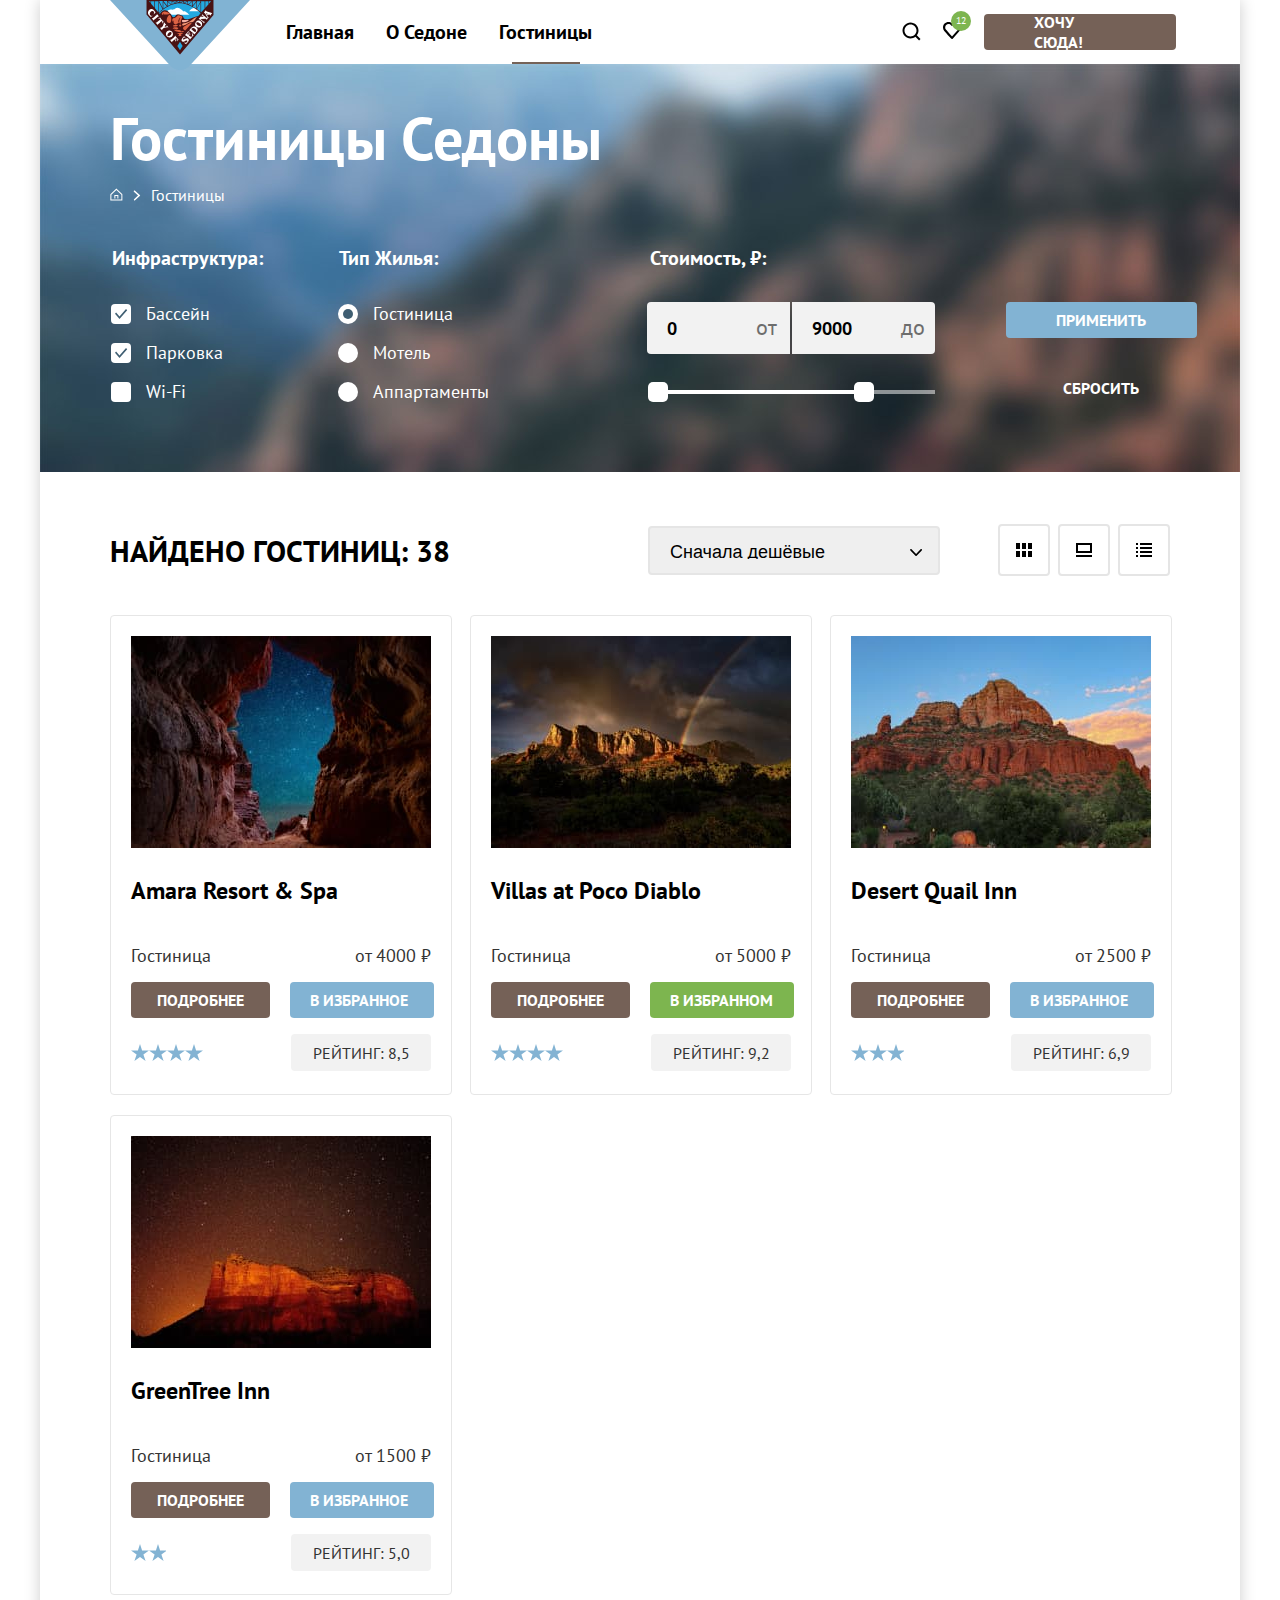
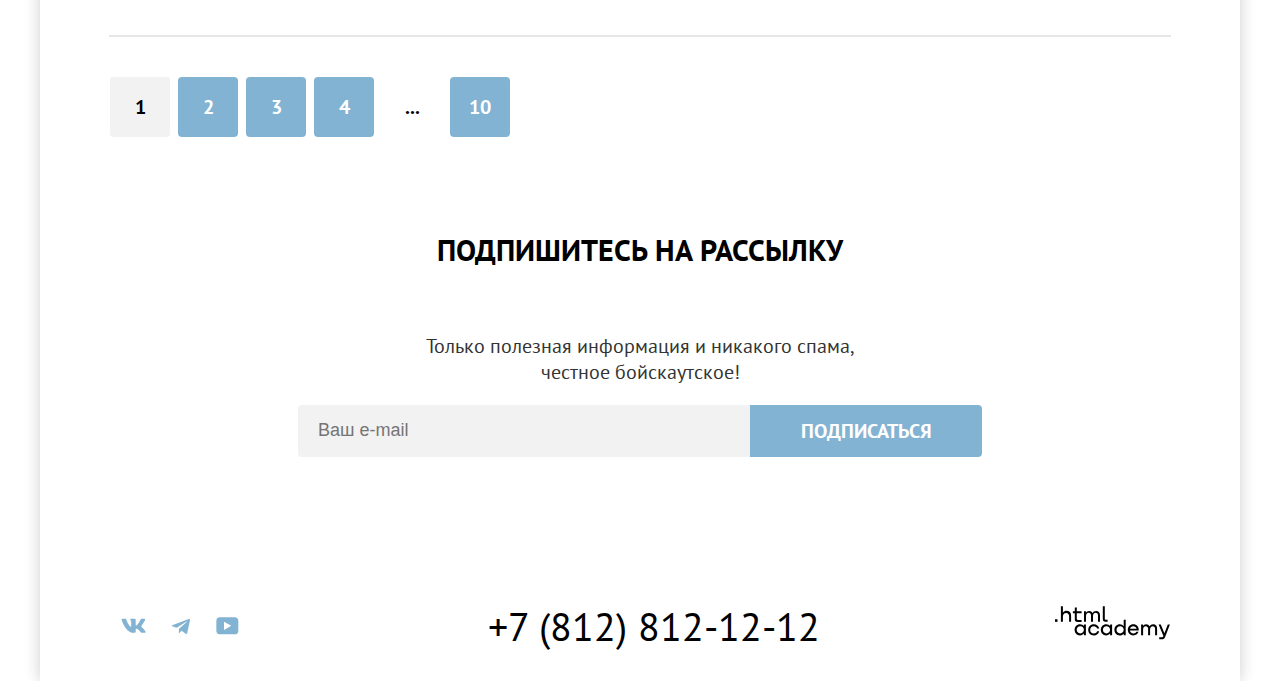
<file: 7/catalog.html>
<!DOCTYPE html>
<html lang="ru">
  <head>
    <meta charset="utf-8">
    <title>Каталог</title>
    <link rel="stylesheet" href="styles/styles.css">
    <base href="https://htmlacademy-htmlcss.github.io/2171661-sedona-35/7/">
</head>
  <body>
    <div class="page-container">
      <header class="main-header">
        <nav class="navigation">
          <a class="sedona-logo-container" href="index.html">
            <img class="sedona-logo" src="./images/logo.svg" alt="Логотип сайта городка Седона">
          </a>
          <ul class="navigation-list">
            <li class="navigation-item">
              <a class="navigation-link" href="index.html">Главная</a>
            </li>
            <li class="navigation-item">
              <a class="navigation-link" href="#">О Седоне</a>
            </li>
            <li class="navigation-item">
              <a class="navigation-link navigation-link-current" href="catalog.html">Гостиницы</a>
            </li>
          </ul>
          <ul class="navigation-user">
            <li class="navigation-user-item">
              <a class="navigation-user-search" href="#"><span class="visually-hidden">поиск</span></a>
            </li>
            <li class="navigation-user-item">
              <a class="navigation-user-favorites" href="#">
                <sup>12</sup>
                <span class="visually-hidden">избранное</span></a>
            </li>
            <li class="navigation-user-item">
              <a class="navigation-user-enter button-brown" href="#"><span>хочу сюда!</span></a>
            </li>
          </ul>
        </nav>
      </header>
      <main class="main-catalog main-container">
        <section class="catalog-main">
          <div class="catalog-filter-container">
            <div class="catalog-filter-main">
              <header class="catalog-header">
                <h1 class="catalog-title">Гостиницы Седоны</h1>
                <ul class="breadcrumbs">
                  <li class="breadcrumbs-item breadcrumbs-link">
                    <a class="breadcrumbs-link" href="index.html">
                      <p class="visually-hidden">На главную</p>
                      <svg aria-hidden="true" focusable="false" width="13" height="13" fill="currentColor"
                        xmlns="http://www.w3.org/2000/svg">
                        <path d="m6.371.5-6 5.8v6.2h12V6.3l-6-5.8Zm5 11h-10V6.7l5-4.8 5 4.8v4.8Z" />
                        <path d="M4.371 10.5h1V8h2v2.5h1V7h-4v3.5Z" />
                      </svg>
                    </a>
                  </li>
                  <li class="breadcrumbs-item breadcrumbs-link">
                    <svg aria-hidden="true" focusable="false" width="8" height="11" fill="currentColor"
                      xmlns="http://www.w3.org/2000/svg">
                      <path
                        d="M6.786 4.969 2.036.719c-.25-.25-.75-.25-1.125 0s-.25.75 0 1l4.125 3.75-4 3.75c-.25.25-.25.75 0 1 0 .125.375.25.5.25s.375-.125.5-.25l4.75-4.25a.585.585 0 0 0 0-1Z" />
                    </svg>
                  </li>
                  <li class="breadcrumbs-item breadcrumbs-icon-hotels">
                    <a class="breadcrumbs-link" href="#">Гостиницы</a>
                  </li>
                </ul>
              </header>
              <form class="catalog-filter" action="https://echo.htmlacademy.ru/" method="get">
                <div class="catalog-filter-left">
                  <fieldset class="catalog-filter-group catalog-filter-infrastructure">
                    <legend class="catalog-filter-title">Инфраструктура:</legend>
                    <ul class="catalog-filter-list">
                      <li class="catalog-filter-item">
                        <label class="control">
                          <input class="visually-hidden control-input" type="checkbox" name="Бассейн" checked>
                          <span class="control-mark"></span>
                          <span class="control-label">Бассейн</span>
                        </label>
                      </li>
                      <li class="catalog-filter-item">
                        <label class="control">
                          <input class="visually-hidden control-input" type="checkbox" name="Парковка" checked>
                          <span class="control-mark"></span>
                          <span class="control-label">Парковка</span>
                        </label>
                      </li>
                      <li class="catalog-filter-item">
                        <label class="control">
                          <input class="visually-hidden control-input" type="checkbox" name="Wi-Fi">
                          <span class="control-mark"></span>
                          <span class="control-label">Wi-Fi</span>
                        </label>
                      </li>
                    </ul>
                  </fieldset>
                  <fieldset class="catalog-filter-group catalog-filter-housing">
                    <legend class="catalog-filter-title">Тип Жилья:</legend>
                    <ul class="catalog-filter-list">
                      <li class="catalog-filter-item">
                        <label class="control">
                          <input class="visually-hidden control-input" type="radio" name="Тип жилья" value="Гостиница"
                            checked>
                          <span class="control-mark"></span>
                          <span class="control-label">Гостиница</span>
                        </label>
                      </li>
                      <li class="catalog-filter-item">
                        <label class="control">
                          <input class="visually-hidden control-input" type="radio" name="Тип жилья" value="Мотель">
                          <span class="control-mark"></span>
                          <span class="control-label">Мотель</span>
                        </label>
                      </li>
                      <li class="catalog-filter-item">
                        <label class="control">
                          <input class="visually-hidden control-input" type="radio" name="Тип жилья"
                            value="Аппартаменты">
                          <span class="control-mark"></span>
                          <span class="control-label">Аппартаменты</span>
                        </label>
                      </li>
                    </ul>
                  </fieldset>
                </div>
                <div class="catalog-filter-right">
                  <fieldset class="catalog-filter-group catalog-filter-price">
                    <div class="catalog-filter-cost">
                      <legend class="catalog-filter-title">Стоимость, ₽:</legend>
                    </div>
                    <div class="range-slider">
                      <div class="filter-price-container">
                        <label class="price-item-label price-item-left">
                          <input class="catalog-price-input catalog-price-from" type="number" value="0">от
                        </label>
                        <label class="price-item-label price-item-right">
                          <input class="catalog-price-input catalog-price-before" type="number" value="9000">до
                        </label>
                      </div>

                      <div class="range">
                        <div class="range-scale">
                          <div class="range-bar">
                            <button class="range-toggle toggle-min" type="button">
                              <span class="visually-hidden">Изменить минимальную цену.</span>
                            </button>
                            <button class="range-toggle toggle-max" type="button">
                              <span class="visually-hidden">Изменить максимальную цену.</span>
                            </button>
                          </div>
                        </div>
                      </div>
                    </div>
                  </fieldset>
                  <div class="catalog-filter-buttons">
                    <input class="button button-accept button-blue" type="submit" value="Применить">
                    <input class="button button-reset" type="reset" value="Сбросить">
                  </div>
                </div>
              </form>
            </div>
          </div>
          <div class="catalog-list-container">
            <div class="hotel-list-header">
              <div class="find-hotels-title">
                <p class="find-hotels">Найдено гостиниц: 38</p>
              </div>
              <div class="hotels-sorting">
                <select class="select-control" aria-label="Сортировка">
                  <option value="cheap">Сначала дешёвые</option>
                  <option value="expensive">Сначала дорогие</option>
                  <option value="popular">Сначала популярные</option>
                </select>
                <div class="sorting-buttons">
                  <div class="sorting-button">
                    <a href="#" class="button-cards">
                      <span class="visually-hidden">Показать карточки</span>
                    </a>
                  </div>
                  <div class="sorting-button">
                    <a class="button-big-cards" href="#">
                      <span class="visually-hidden">Показать большие карточки</span>
                    </a>
                  </div>
                  <div class="sorting-button">
                    <a class="button-list" href="#">
                      <span class="visually-hidden">Показать список</span>
                    </a>
                  </div>
                </div>
              </div>
            </div>
            <ul class="hotels-list">
              <li class="hotel-card">
                <a class="hotel-card-link" href="#">
                  <img class="hotel-card-image" src="./images/catalog/catalog-1.jpg" width="300" height="212"
                    alt="Вид на звезды">
                  <h3 class="hotel-card-title">Amara Resort & Spa</h3>
                </a>
                <div class="hotel-card-texts">
                  <p class="hotel-type">Гостиница</p>
                  <p class="hotel-card-price">от 4000 ₽</p>
                </div>
                <div class="hotel-card-buttons">
                  <a class="hotel-card-button button button-brown" href="#">Подробнее</a>
                  <a class="hotel-card-favorites button button-blue" href="#"><span class="favorites-text">в
                      избранное</span></a>
                </div>
                <div class="hotel-card-rating">
                  <div class="hotel-card-stars">
                    <div class="stars four-stars"></div>
                  </div>
                  <div class="hotel-rating-area">
                    <p class="hotel-rating">Рейтинг: 8,5</p>
                  </div>
                </div>
              </li>
              <li class="hotel-card">
                <a class="hotel-card-link" href="#">
                  <img class="hotel-card-image" src="./images/catalog/catalog-2.jpg" width="300" height="212"
                    alt="Радуга над скалами">
                  <h3 class="hotel-card-title">Villas at Poco Diablo</h3>
                </a>
                <div class="hotel-card-texts">
                  <p class="hotel-type">Гостиница</p>
                  <p class="hotel-card-price">от 5000 ₽</p>
                </div>
                <div class="hotel-card-buttons">
                  <a class="hotel-card-button button button-brown" href="#">Подробнее</a>
                  <a class="hotel-card-favorites button-in-favorites button-green" href="#"><span
                      class="favorites-text">в
                      избранном</span></a>
                </div>
                <div class="hotel-card-rating">
                  <div class="hotel-card-stars">
                    <div class="stars four-stars"></div>
                  </div>
                  <div class="hotel-rating-area">
                    <p class="hotel-rating">Рейтинг: 9,2</p>
                  </div>
                </div>
              </li>
              <li class="hotel-card">
                <a class="hotel-card-link" href="#">
                  <img class="hotel-card-image" src="./images/catalog/catalog-3.jpg" width="300" height="212"
                    alt="Красивый вид">
                  <h3 class="hotel-card-title">Desert Quail Inn</h3>
                </a>
                <div class="hotel-card-texts">
                  <p class="hotel-type">Гостиница</p>
                  <p class="hotel-card-price">от 2500 ₽</p>
                </div>
                <div class="hotel-card-buttons">
                  <a class="hotel-card-button button button-brown" href="#">Подробнее</a>
                  <a class="hotel-card-favorites button button-blue" href="#"><span class="favorites-text">в
                      избранное</span></a>
                </div>
                <div class="hotel-card-rating">
                  <div class="hotel-card-stars">
                    <div class="stars three-stars"></div>
                  </div>
                  <div class="hotel-rating-area">
                    <p class="hotel-rating">Рейтинг: 6,9</p>
                  </div>
                </div>
              </li>
              <li class="hotel-card">
                <a class="hotel-card-link" href="#">
                  <img class="hotel-card-image" src="./images/catalog/catalog-4.jpg" width="300" height="212"
                    alt="Скалы и звёзды">
                  <h3 class="hotel-card-title">GreenTree Inn</h3>
                </a>
                <div class="hotel-card-texts">
                  <p class="hotel-type">Гостиница</p>
                  <p class="hotel-card-price">от 1500 ₽</p>
                </div>
                <div class="hotel-card-buttons">
                  <a class="hotel-card-button button button-brown" href="#">Подробнее</a>
                  <a class="hotel-card-favorites button button-blue" href="#"><span class="favorites-text">в
                      избранное</span></a>
                </div>
                <div class="hotel-card-rating">
                  <div class="hotel-card-stars">
                    <div class="stars two-stars"></div>
                  </div>
                  <div class="hotel-rating-area">
                    <p class="hotel-rating">Рейтинг: 5,0</p>
                  </div>
                </div>
              </li>
            </ul>
            <div class="divider"></div>

            <!--Пагинация-->
            <div class="pagination-container">
              <ul class="pagination">
                <li class="pagination-item pagination-current">
                  <a class="pagination-link pagination-current">1</a>
                </li>
                <li class="pagination-item">
                  <a class="pagination-link" href="#">2</a>
                </li>
                <li class="pagination-item">
                  <a class="pagination-link" href="#">3</a>
                </li>
                <li class="pagination-item">
                  <a class="pagination-link" href="#">4</a>
                </li>
                <li class="pagination-item pagination-dots">
                  <a class="pagination-link pagination-dots" href="#">...</a>
                </li>
                <li class="pagination-item">
                  <a class="pagination-link pagination-last" href="#">10</a>
                </li>
              </ul>
            </div>
          </div>
        </section>

        <!--рассылка-->
        <section class="subscribe-catalog">
          <div class="subscribe-text">
            <h2 class="subscribe-title">ПОДПИШИТЕСЬ НА РАССЫЛКУ</h2>
            <p>Только полезная информация и никакого спама,<br>честное бойскаутское!</p>
          </div>
          <form class="subscribe-form" action="https://echo.htmlacademy.ru/" method="post">
            <input class="email-input" type="email" name="e-mail" placeholder="Ваш e-mail">
            <input class="button subscribe-button button-blue" type="submit" value="ПОДПИСАТЬСЯ">
          </form>
        </section>
      </main>

      <!--Подвал сайта-->
      <footer class="footer">
        <div class="footer-container">
          <section class="footer-social">
            <h3 class="visually-hidden">Наши социальные сети</h3>
            <ul class="footer-list">
              <li class="footer-item">
                <a class="footer-link" href="https://vk.com/htmlacademy">
                  <svg class="social-icon" aria-hidden="true" focusable="false" width="25" height="15"
                    fill="currentColor" xmlns="http://www.w3.org/2000/svg">
                    <path fill-rule="evenodd" clip-rule="evenodd"
                      d="M24.116 1.804c.166-.546 0-.948-.795-.948h-2.625c-.668 0-.976.347-1.143.73 0 0-1.335 3.196-3.226 5.272-.612.602-.89.793-1.224.793-.167 0-.418-.19-.418-.738V1.804c0-.656-.184-.948-.74-.948H9.817c-.417 0-.668.304-.668.593 0 .621.946.765 1.043 2.513V7.76c0 .833-.153.984-.487.984-.89 0-3.055-3.21-4.34-6.885-.249-.715-.5-1.003-1.172-1.003H1.566c-.75 0-.9.347-.9.73 0 .682.89 4.07 4.145 8.551 2.17 3.06 5.225 4.72 8.008 4.72 1.67 0 1.875-.369 1.875-1.004V11.54c0-.737.158-.884.687-.884.39 0 1.057.192 2.615 1.667 1.78 1.75 2.073 2.533 3.075 2.533h2.625c.75 0 1.126-.368.91-1.096-.238-.724-1.088-1.775-2.215-3.022-.612-.71-1.53-1.475-1.809-1.858-.389-.49-.278-.71 0-1.147 0 0 3.2-4.426 3.533-5.929h.001Z" />
                  </svg>
                </a>
              </li>
              <li class="footer-item">
                <a class="footer-link" href="https://t.me/htmlacademy">
                  <svg class="social-icon" aria-hidden="true" focusable="false" width="18" height="16"
                    fill="currentColor" xmlns="http://www.w3.org/2000/svg">
                    <path
                      d="M16.785.956.84 7.104C-.248 7.541-.24 8.148.64 8.42l4.094 1.277 9.472-5.976c.448-.272.857-.126.52.173l-7.673 6.925H7.05l.002.001-.283 4.22c.414 0 .597-.19.829-.414l1.988-1.934 4.136 3.055c.762.42 1.31.205 1.5-.706l2.715-12.795c.278-1.114-.425-1.618-1.153-1.29Z" />
                  </svg> </a>
              </li>
              <li class="footer-item">
                <a class="footer-link" href="https://www.youtube.com/user/htmlacademyru">
                  <svg class="social-icon" aria-hidden="true" focusable="false" width="23" height="18"
                    fill="currentColor" xmlns="http://www.w3.org/2000/svg">
                    <path
                      d="M18.94.356H3.507C1.647.356.333 1.95.333 3.756V13.85c0 1.913 1.314 3.506 3.174 3.506H19.16c1.642 0 3.174-1.593 3.174-3.4v-10.2c-.219-1.806-1.532-3.4-3.393-3.4ZM7.995 12.894V4.819l7.333 4.037-7.333 4.038Z" />
                  </svg>
                </a>
              </li>
            </ul>
          </section>
          <section class="footer-contacts">
            <h3 class="visually-hidden">Наши контакты</h3>
            <a class="contact-phone" href="tel:+78128121212">+7 (812) 812-12-12</a>
          </section>
          <section class="footer-logo">
            <h3 class="visually-hidden">Разработчик сайта</h3>
            <a href="https://htmlacademy.ru/"><img src="./images/html-academy-icon.svg" alt="Логотип HTML Academy"></a>
          </section>
        </div>
      </footer>
    </div>
  </body>
</html>
</file>
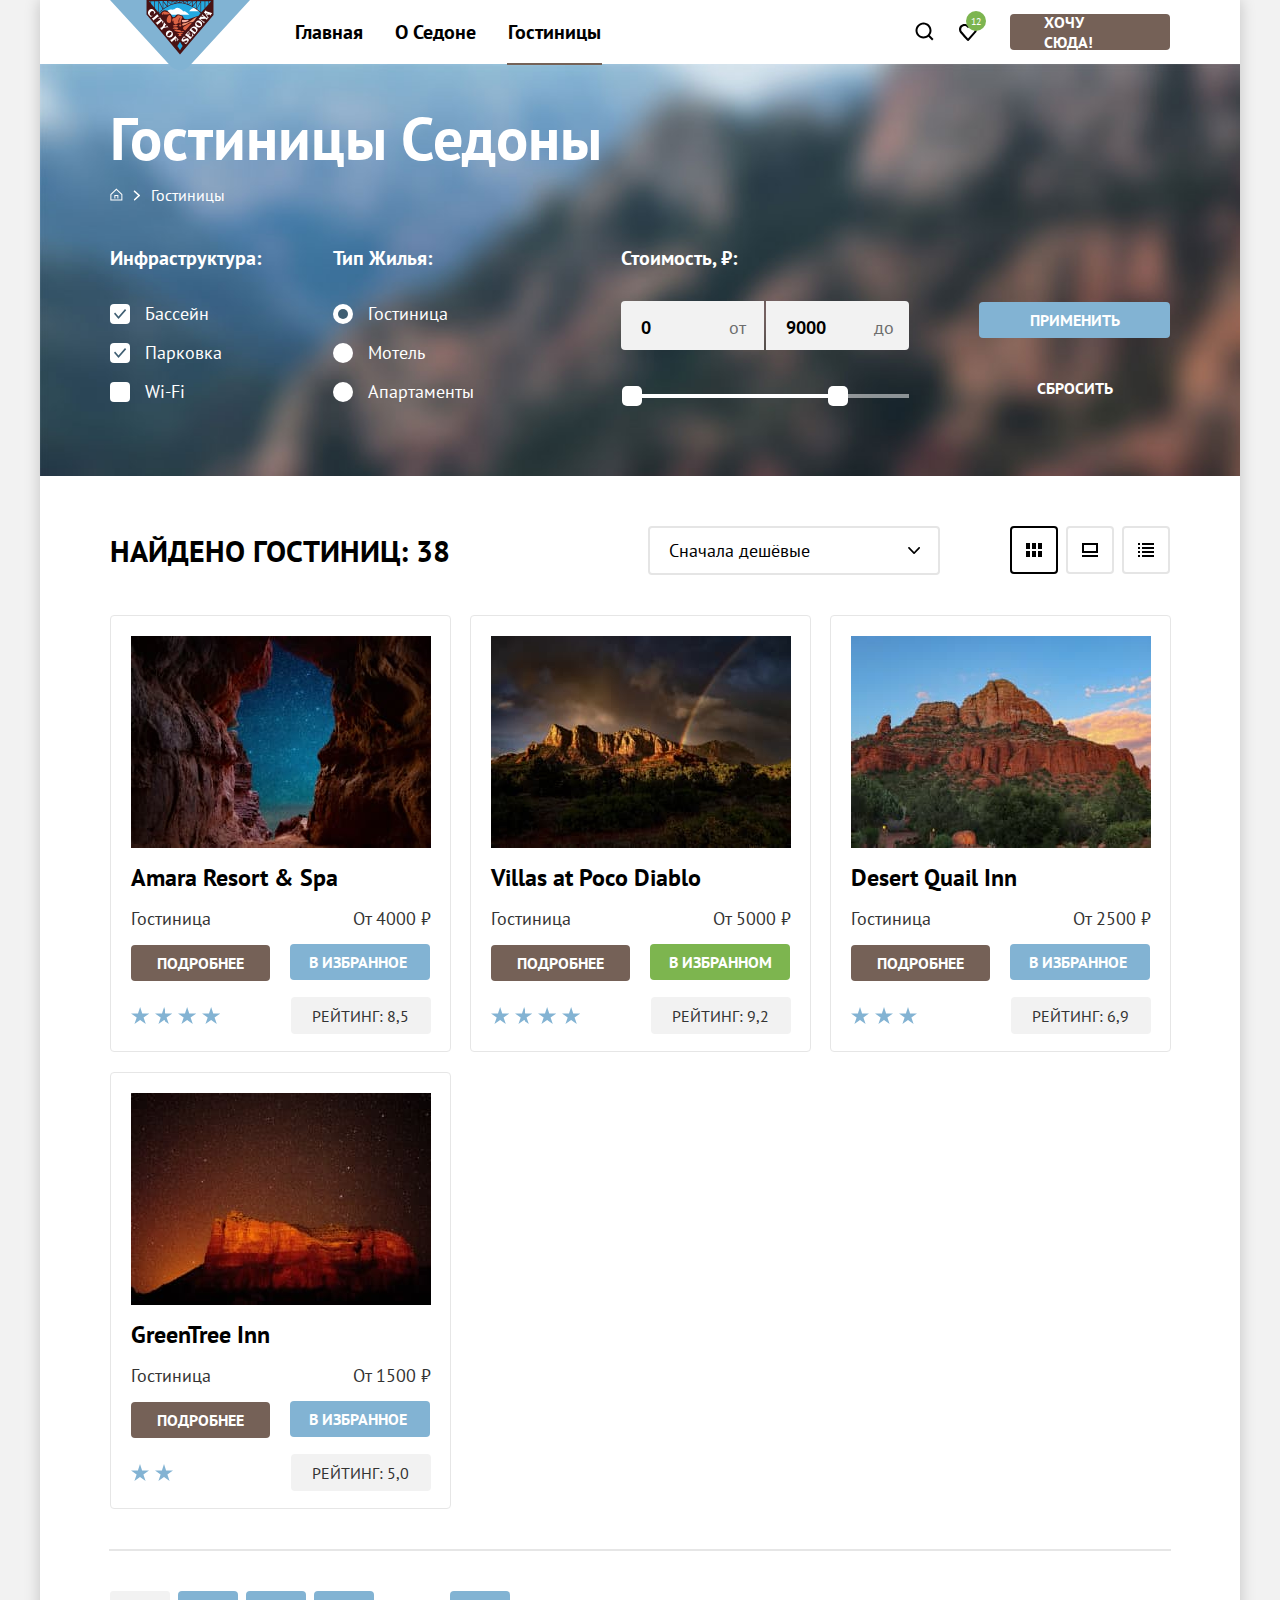
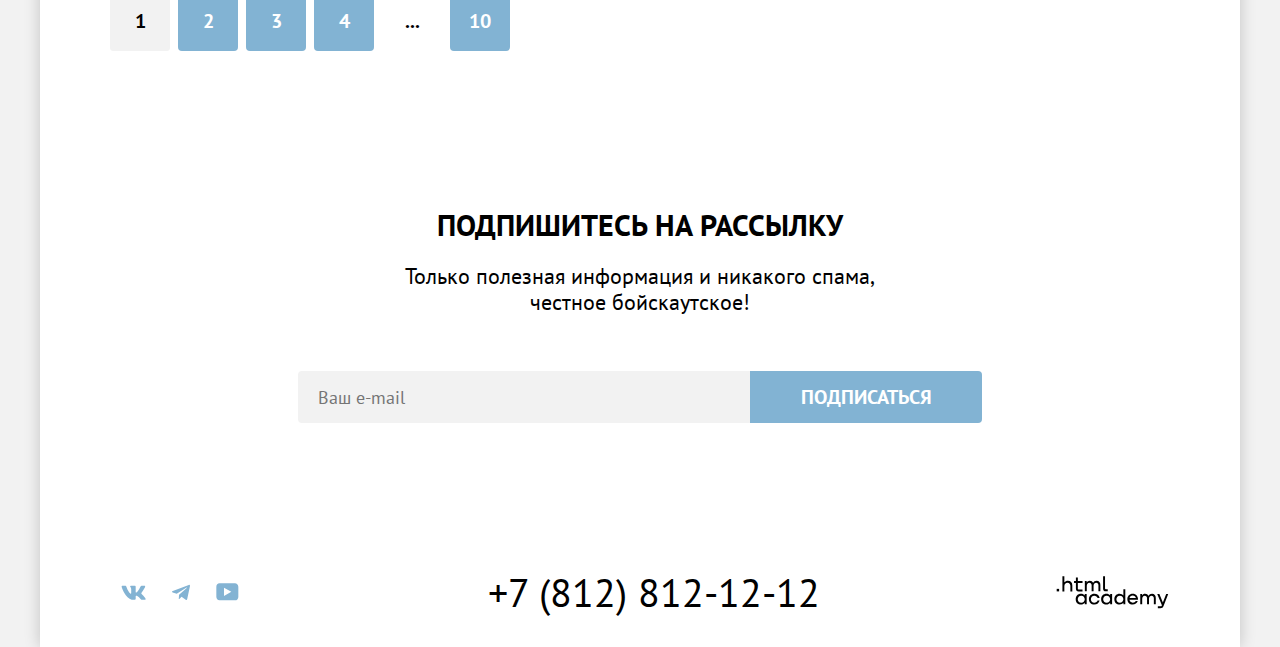
<file: 8/catalog.html>
<!DOCTYPE html>
<html lang="ru">
  <head>
    <meta charset="utf-8">
    <title>Каталог</title>
    <link rel="icon" href="favicon.ico">
    <link rel="stylesheet" href="styles/styles.css">
    <base href="https://htmlacademy-htmlcss.github.io/2171661-sedona-35/8/">
</head>
  <body>
    <div class="page-container">
      <header class="main-header">
        <nav class="navigation">
          <a class="sedona-logo-container" href="index.html">
            <img class="sedona-logo" src="./images/logo.svg" width="140px" height="70px" alt="Логотип сайта городка Седона">
          </a>
          <ul class="navigation-list">
            <li class="navigation-item">
              <a class="navigation-link" href="index.html">Главная</a>
            </li>
            <li class="navigation-item">
              <a class="navigation-link" href="#">О Седоне</a>
            </li>
            <li class="navigation-item">
              <a class="navigation-link navigation-link-current" href="catalog.html">Гостиницы</a>
            </li>
          </ul>
          <ul class="navigation-user">
            <li class="navigation-user-item">
              <a class="navigation-user-search" href="#"><span class="visually-hidden">поиск</span></a>
            </li>
            <li class="navigation-user-item">
              <a class="navigation-user-favorites" href="#">
                <sup>12</sup>
                <span class="visually-hidden">избранное</span></a>
            </li>
            <li class="navigation-user-item">
              <a class="navigation-user-enter button-brown" href="#"><span>хочу сюда!</span></a>
            </li>
          </ul>
        </nav>
      </header>
      <main class="main-catalog main-container">
        <section class="catalog-main">
          <div class="catalog-filter-container">
            <div class="catalog-filter-main">
              <header class="catalog-header">
                <h1 class="catalog-title">Гостиницы Седоны</h1>
                <ul class="breadcrumbs">
                  <li class="breadcrumbs-item breadcrumbs-link">
                    <a class="breadcrumbs-link" href="index.html">
                      <p class="visually-hidden">На главную</p>
                      <svg aria-hidden="true" focusable="false" width="13" height="13" fill="currentColor"
                        xmlns="http://www.w3.org/2000/svg">
                        <path d="m6.371.5-6 5.8v6.2h12V6.3l-6-5.8Zm5 11h-10V6.7l5-4.8 5 4.8v4.8Z" />
                        <path d="M4.371 10.5h1V8h2v2.5h1V7h-4v3.5Z" />
                      </svg>
                    </a>
                  </li>
                  <li class="breadcrumbs-item breadcrumbs-icon-hotels">
                    <a class="breadcrumbs-link" href="#">Гостиницы</a>
                  </li>
                </ul>
              </header>
              <form class="catalog-filter" action="https://echo.htmlacademy.ru/" method="get">
                <div class="catalog-filter-left">
                  <fieldset class="catalog-filter-group catalog-filter-infrastructure">
                    <legend class="catalog-filter-title">Инфраструктура:</legend>
                    <ul class="catalog-filter-list">
                      <li class="catalog-filter-item">
                        <label class="control">
                          <input class="visually-hidden control-input" type="checkbox" name="Бассейн" checked>
                          <span class="control-mark"></span>
                          <span class="control-label">Бассейн</span>
                        </label>
                      </li>
                      <li class="catalog-filter-item">
                        <label class="control">
                          <input class="visually-hidden control-input" type="checkbox" name="Парковка" checked>
                          <span class="control-mark"></span>
                          <span class="control-label">Парковка</span>
                        </label>
                      </li>
                      <li class="catalog-filter-item">
                        <label class="control">
                          <input class="visually-hidden control-input" type="checkbox" name="Wi-Fi">
                          <span class="control-mark"></span>
                          <span class="control-label">Wi-Fi</span>
                        </label>
                      </li>
                    </ul>
                  </fieldset>
                  <fieldset class="catalog-filter-group catalog-filter-housing">
                    <legend class="catalog-filter-title">Тип Жилья:</legend>
                    <ul class="catalog-filter-list">
                      <li class="catalog-filter-item">
                        <label class="control">
                          <input class="visually-hidden control-input" type="radio" name="Тип жилья" value="Гостиница"
                            checked>
                          <span class="control-mark"></span>
                          <span class="control-label">Гостиница</span>
                        </label>
                      </li>
                      <li class="catalog-filter-item">
                        <label class="control">
                          <input class="visually-hidden control-input" type="radio" name="Тип жилья" value="Мотель">
                          <span class="control-mark"></span>
                          <span class="control-label">Мотель</span>
                        </label>
                      </li>
                      <li class="catalog-filter-item">
                        <label class="control">
                          <input class="visually-hidden control-input" type="radio" name="Тип жилья"
                            value="Аппартаменты">
                          <span class="control-mark"></span>
                          <span class="control-label">Апартаменты</span>
                        </label>
                      </li>
                    </ul>
                  </fieldset>
                </div>
                <div class="catalog-filter-right">
                  <fieldset class="catalog-filter-group catalog-filter-price">
                    <div class="catalog-filter-cost">
                      <legend class="catalog-filter-title">Стоимость, ₽:</legend>
                    </div>
                    <div class="range-slider">
                      <div class="filter-price-container">
                        <label class="price-item-label price-item-left">
                          <input class="catalog-price-input catalog-price-from" type="number" value="0"><span class="price-input-text">от</span>
                        </label>
                        <label class="price-item-label price-item-right">
                          <input class="catalog-price-input catalog-price-before" type="number" value="9000"><span class="price-input-text">до</span>
                        </label>
                      </div>
                      <div class="range">
                        <div class="range-scale">
                          <div class="range-bar">
                            <button class="range-toggle toggle-min" type="button">
                              <span class="visually-hidden">Изменить минимальную цену.</span>
                            </button>
                            <button class="range-toggle toggle-max" type="button">
                              <span class="visually-hidden">Изменить максимальную цену.</span>
                            </button>
                          </div>
                        </div>
                      </div>
                    </div>
                  </fieldset>
                  <div class="catalog-filter-buttons">
                    <input class="button button-accept button-blue" type="submit" value="Применить">
                    <input class="button button-reset" type="reset" value="Сбросить">
                  </div>
                </div>
              </form>
            </div>
          </div>
          <h2 class="visually-hidden">Каталог гостиниц</h2>
          <div class="catalog-list-container">
            <div class="hotel-list-header">
              <div class="find-hotels-title">
                <p class="find-hotels">Найдено гостиниц: 38</p>
              </div>
              <div class="hotels-sorting">
                <select class="select-control" aria-label="Сортировка">
                  <option value="cheap">Сначала дешёвые</option>
                  <option value="expensive">Сначала дорогие</option>
                  <option value="popular">Сначала популярные</option>
                </select>
                <div class="sorting-buttons">
                  <div class="sorting-button current-sorting-button">
                    <a href="#" class="button-cards">
                      <span class="visually-hidden">Показать карточки</span>
                    </a>
                  </div>
                  <div class="sorting-button">
                    <a class="button-big-cards" href="#">
                      <span class="visually-hidden">Показать большие карточки</span>
                    </a>
                  </div>
                  <div class="sorting-button">
                    <a class="button-list" href="#">
                      <span class="visually-hidden">Показать список</span>
                    </a>
                  </div>
                </div>
              </div>
            </div>
            <ul class="hotels-list">
              <li class="hotel-card">
                <a class="hotel-card-link" href="#">
                  <img class="hotel-card-image" src="./images/catalog/catalog-1.jpg" width="300" height="212"
                    alt="Вид на звезды">
                  <h3 class="hotel-card-title">Amara Resort & Spa</h3>
                </a>
                <div class="hotel-card-texts">
                  <p class="hotel-type">Гостиница</p>
                  <p class="hotel-card-price">от 4000 ₽</p>
                </div>
                <div class="hotel-card-buttons">
                  <a class="hotel-card-button button button-brown" href="#">Подробнее</a>
                  <a class="hotel-card-favorites button button-blue" href="#"><span class="favorites-text">в
                      избранное</span></a>
                </div>
                <div class="hotel-card-rating">
                  <div class="hotel-card-stars">
                    <div class="stars four-stars"></div>
                  </div>
                  <div class="hotel-rating-area">
                    <p class="hotel-rating">Рейтинг: 8,5</p>
                  </div>
                </div>
              </li>
              <li class="hotel-card">
                <a class="hotel-card-link" href="#">
                  <img class="hotel-card-image" src="./images/catalog/catalog-2.jpg" width="300" height="212"
                    alt="Радуга над скалами">
                  <h3 class="hotel-card-title">Villas at Poco Diablo</h3>
                </a>
                <div class="hotel-card-texts">
                  <p class="hotel-type">Гостиница</p>
                  <p class="hotel-card-price">от 5000 ₽</p>
                </div>
                <div class="hotel-card-buttons">
                  <a class="hotel-card-button button button-brown" href="#">Подробнее</a>
                  <a class="hotel-card-favorites button-in-favorites button-green" href="#"><span
                      class="favorites-text">в
                      избранном</span></a>
                </div>
                <div class="hotel-card-rating">
                  <div class="hotel-card-stars">
                    <div class="stars four-stars"></div>
                  </div>
                  <div class="hotel-rating-area">
                    <p class="hotel-rating">Рейтинг: 9,2</p>
                  </div>
                </div>
              </li>
              <li class="hotel-card">
                <a class="hotel-card-link" href="#">
                  <img class="hotel-card-image" src="./images/catalog/catalog-3.jpg" width="300" height="212"
                    alt="Красивый вид">
                  <h3 class="hotel-card-title">Desert Quail Inn</h3>
                </a>
                <div class="hotel-card-texts">
                  <p class="hotel-type">Гостиница</p>
                  <p class="hotel-card-price">от 2500 ₽</p>
                </div>
                <div class="hotel-card-buttons">
                  <a class="hotel-card-button button button-brown" href="#">Подробнее</a>
                  <a class="hotel-card-favorites button button-blue" href="#"><span class="favorites-text">в
                      избранное</span></a>
                </div>
                <div class="hotel-card-rating">
                  <div class="hotel-card-stars">
                    <div class="stars three-stars"></div>
                  </div>
                  <div class="hotel-rating-area">
                    <p class="hotel-rating">Рейтинг: 6,9</p>
                  </div>
                </div>
              </li>
              <li class="hotel-card">
                <a class="hotel-card-link" href="#">
                  <img class="hotel-card-image" src="./images/catalog/catalog-4.jpg" width="300" height="212"
                    alt="Скалы и звёзды">
                  <h3 class="hotel-card-title">GreenTree Inn</h3>
                </a>
                <div class="hotel-card-texts">
                  <p class="hotel-type">Гостиница</p>
                  <p class="hotel-card-price">от 1500 ₽</p>
                </div>
                <div class="hotel-card-buttons">
                  <a class="hotel-card-button button button-brown" href="#">Подробнее</a>
                  <a class="hotel-card-favorites button button-blue" href="#"><span class="favorites-text">в
                      избранное</span></a>
                </div>
                <div class="hotel-card-rating">
                  <div class="hotel-card-stars">
                    <div class="stars two-stars"></div>
                  </div>
                  <div class="hotel-rating-area">
                    <p class="hotel-rating">Рейтинг: 5,0</p>
                  </div>
                </div>
              </li>
            </ul>
            <div class="divider"></div>

            <!--Пагинация-->
            <div class="pagination-container">
              <ul class="pagination">
                <li class="pagination-item pagination-current">
                  <a class="pagination-link pagination-current">1</a>
                </li>
                <li class="pagination-item">
                  <a class="pagination-link" href="#">2</a>
                </li>
                <li class="pagination-item">
                  <a class="pagination-link" href="#">3</a>
                </li>
                <li class="pagination-item">
                  <a class="pagination-link" href="#">4</a>
                </li>
                <li class="pagination-item pagination-dots">
                  <a class="pagination-link pagination-dots" href="#">...</a>
                </li>
                <li class="pagination-item">
                  <a class="pagination-link pagination-last" href="#">10</a>
                </li>
              </ul>
            </div>
          </div>
        </section>

        <!--рассылка-->
        <section class="subscribe-catalog">
          <div class="subscribe-text">
            <h2 class="subscribe-title">ПОДПИШИТЕСЬ НА РАССЫЛКУ</h2>
            <p>Только полезная информация и никакого спама,<br>честное бойскаутское!</p>
          </div>
          <form class="subscribe-form" action="https://echo.htmlacademy.ru/" method="post">
            <input class="email-input" type="email" name="e-mail" placeholder="Ваш e-mail">
            <input class="button subscribe-button button-blue" type="submit" value="ПОДПИСАТЬСЯ">
          </form>
        </section>
      </main>

      <!--Подвал сайта-->
      <footer class="footer">
        <div class="footer-container">
          <section class="footer-social">
            <h3 class="visually-hidden">Наши социальные сети</h3>
            <ul class="footer-list">
              <li class="footer-item">
                <a class="footer-link" href="https://vk.com/htmlacademy">
                  <svg class="social-icon" aria-hidden="true" focusable="false" width="25" height="15"
                    fill="currentColor" xmlns="http://www.w3.org/2000/svg">
                    <path fill-rule="evenodd" clip-rule="evenodd"
                      d="M24.116 1.804c.166-.546 0-.948-.795-.948h-2.625c-.668 0-.976.347-1.143.73 0 0-1.335 3.196-3.226 5.272-.612.602-.89.793-1.224.793-.167 0-.418-.19-.418-.738V1.804c0-.656-.184-.948-.74-.948H9.817c-.417 0-.668.304-.668.593 0 .621.946.765 1.043 2.513V7.76c0 .833-.153.984-.487.984-.89 0-3.055-3.21-4.34-6.885-.249-.715-.5-1.003-1.172-1.003H1.566c-.75 0-.9.347-.9.73 0 .682.89 4.07 4.145 8.551 2.17 3.06 5.225 4.72 8.008 4.72 1.67 0 1.875-.369 1.875-1.004V11.54c0-.737.158-.884.687-.884.39 0 1.057.192 2.615 1.667 1.78 1.75 2.073 2.533 3.075 2.533h2.625c.75 0 1.126-.368.91-1.096-.238-.724-1.088-1.775-2.215-3.022-.612-.71-1.53-1.475-1.809-1.858-.389-.49-.278-.71 0-1.147 0 0 3.2-4.426 3.533-5.929h.001Z" />
                  </svg>
                </a>
              </li>
              <li class="footer-item">
                <a class="footer-link" href="https://t.me/htmlacademy">
                  <svg class="social-icon" aria-hidden="true" focusable="false" width="18" height="16"
                    fill="currentColor" xmlns="http://www.w3.org/2000/svg">
                    <path
                      d="M16.785.956.84 7.104C-.248 7.541-.24 8.148.64 8.42l4.094 1.277 9.472-5.976c.448-.272.857-.126.52.173l-7.673 6.925H7.05l.002.001-.283 4.22c.414 0 .597-.19.829-.414l1.988-1.934 4.136 3.055c.762.42 1.31.205 1.5-.706l2.715-12.795c.278-1.114-.425-1.618-1.153-1.29Z" />
                  </svg> </a>
              </li>
              <li class="footer-item">
                <a class="footer-link" href="https://www.youtube.com/user/htmlacademyru">
                  <svg class="social-icon" aria-hidden="true" focusable="false" width="23" height="18"
                    fill="currentColor" xmlns="http://www.w3.org/2000/svg">
                    <path
                      d="M18.94.356H3.507C1.647.356.333 1.95.333 3.756V13.85c0 1.913 1.314 3.506 3.174 3.506H19.16c1.642 0 3.174-1.593 3.174-3.4v-10.2c-.219-1.806-1.532-3.4-3.393-3.4ZM7.995 12.894V4.819l7.333 4.037-7.333 4.038Z" />
                  </svg>
                </a>
              </li>
            </ul>
          </section>
          <section class="footer-contacts">
            <h3 class="visually-hidden">Наши контакты</h3>
            <a class="contact-phone" href="tel:+78128121212">+7 (812) 812-12-12</a>
          </section>
          <section class="footer-logo">
            <h3 class="visually-hidden">Разработчик сайта</h3>
            <a href="https://htmlacademy.ru/"><img src="./images/html-academy-icon.svg" width="115px" height="33px" alt="Логотип HTML Academy"></a>
          </section>
        </div>
      </footer>
    </div>
  </body>
</html>
</file>
<file: styles/styles.css>
@font-face {
  font-family: "PT Sans";
  font-style: normal;
  font-weight: 400;
  font-display: swap;
  src: url("../fonts/ptsans-400.woff2") format("woff2");
}

@font-face {
  font-family: "PT Sans";
  font-style: normal;
  font-weight: 700;
  font-display: swap;
  src: url("../fonts/ptsans-700.woff2") format("woff2");
}

html {
  height: 100%;
}

body {
  font-family: "PT Sans", sans-serif;
  font-size: 22px;
  line-height: 26px;
  color: #000000;
  background-color: #f2f2f2;
  margin: 0;
  height: 100%;
}

.visually-hidden {
  position: absolute;
  width: 1px;
  height: 1px;
  margin: -1px;
  border: 0;
  padding: 0;
  white-space: nowrap;
  clip-path: inset(100%);
  clip: rect(0 0 0 0);
  overflow: hidden;
}

.button {
  font-family: "PT Sans", sans-serif;
  cursor: pointer;
}

.main-header {
  z-index: 2;
}

.page-container {
  width: 1200px;
  margin: 0 auto;
  display: -webkit-box;
  display: -ms-flexbox;
  display: flex;
  -webkit-box-orient: vertical;
  -webkit-box-direction: normal;
  -ms-flex-direction: column;
  flex-direction: column;
  min-height: 100%;
  background: #FFFFFF;
  box-shadow: 0 0 15px rgba(0, 0, 0, 0.2);
  z-index: 1;
}

/* Навигация */

.navigation {
  display: -webkit-box;
  display: -ms-flexbox;
  display: flex;
  -webkit-box-orient: horizontal;
  -webkit-box-direction: normal;
  -ms-flex-direction: row;
  flex-direction: row;
  -webkit-box-pack: justify;
  -ms-flex-pack: justify;
  justify-content: space-between;
  -webkit-box-align: start;
  -ms-flex-align: start;
  align-items: flex-start;
  padding: 0 70px;
  gap: 30px;
  min-height: 64px;
  left: 0;
  top: 0;
  right: 0;
}

.sedona-logo-container {
  position: relative;
  width: 138px;
  height: 64px;
}

.sedona-logo {
  position: absolute;
  width: 140px;
  height: 70px;
  left: 0;
  top: 0;
}

.navigation-list {
  display: -webkit-box;
  display: -ms-flexbox;
  display: flex;
  -webkit-box-orient: horizontal;
  -webkit-box-direction: normal;
  -ms-flex-direction: row;
  flex-direction: row;
  -webkit-box-align: center;
  -ms-flex-align: center;
  align-items: center;
  list-style-type: none;
  padding: 0;
  width: 639px;
  margin: 0 auto;
  margin-left: 8px;
  -ms-flex-wrap: wrap;
  flex-wrap: wrap;
}

.navigation-item {
  display: -webkit-box;
  display: -ms-flexbox;
  display: flex;
  -webkit-box-orient: vertical;
  -webkit-box-direction: normal;
  -ms-flex-direction: column;
  flex-direction: column;
  -webkit-box-pack: center;
  -ms-flex-pack: center;
  justify-content: center;
  -webkit-box-align: center;
  -ms-flex-align: center;
  align-items: center;
  gap: 8px;
}

.navigation-link {
  position: relative;
  font-size: 20px;
  line-height: 24px;
  font-weight: 700;
  padding: 20px 0;
  text-decoration: none;
  color: #000000;
  margin: 0 16px;
}

.navigation-link-current::after {
  display: block;
  position: absolute;
  bottom: 0;
  width: 100%;
  left: 0;
  content: "";
  outline: 1px solid #756257;
}

/* Пользовательское меню */

.navigation-user {
  display: -webkit-box;
  display: -ms-flexbox;
  display: flex;
  -webkit-box-orient: horizontal;
  -webkit-box-direction: normal;
  -ms-flex-direction: row;
  flex-direction: row;
  -webkit-box-align: center;
  -ms-flex-align: center;
  align-items: center;
  gap: 20px;
  list-style-type: none;
  padding: 0;
  margin: 0 auto;
  margin-top: 14px;
  width: 268px;
  margin-left: auto;
}

.navigation-user-item {
  margin: auto;
}

.navigation-user-search {
  background-image: url(../images/user-menu-icon-search.svg);
  background-repeat: no-repeat;
  display: -webkit-box;
  display: -ms-flexbox;
  display: flex;
  -webkit-box-orient: horizontal;
  -webkit-box-direction: normal;
  -ms-flex-direction: row;
  flex-direction: row;
  -webkit-box-pack: center;
  -ms-flex-pack: center;
  justify-content: center;
  -webkit-box-align: center;
  -ms-flex-align: center;
  align-items: center;
  margin-right: 3px;
  padding: 1px 0 0 1px;
  gap: 10px;
  width: 20px;
  height: 20px;
}

.navigation-user-favorites {
  position: relative;
  background-image: url(../images/user-menu-icon-like.svg);
  background-repeat: no-repeat;
  display: -webkit-box;
  display: -ms-flexbox;
  display: flex;
  -webkit-box-orient: horizontal;
  -webkit-box-direction: normal;
  -ms-flex-direction: row;
  flex-direction: row;
  -webkit-box-pack: center;
  -ms-flex-pack: center;
  justify-content: center;
  -webkit-box-align: center;
  -ms-flex-align: center;
  align-items: center;
  margin-top: 4px;
  margin-right: -3px;
  gap: 10px;
  width: 20px;
  height: 20px;
}

.navigation-user-favorites sup {
  position: absolute;
  left: 7px;
  top: -13px;
  display: -webkit-box;
  display: -ms-flexbox;
  display: flex;
  -webkit-box-pack: center;
  -ms-flex-pack: center;
  justify-content: center;
  -webkit-box-align: center;
  -ms-flex-align: center;
  align-items: center;
  min-width: 20px;
  min-height: 20px;
  color: #ffffff;
  background: #7db550;
  border-radius: 10px;
  font-weight: 400;
  font-size: 10px;
  line-height: 13px;
}

.navigation-user-favorites:active sup {
  color: rgba(117, 98, 87, 0.3);
}

.navigation-user-enter {
  display: -webkit-box;
  display: -ms-flexbox;
  display: flex;
  -webkit-box-orient: horizontal;
  -webkit-box-direction: normal;
  -ms-flex-direction: row;
  flex-direction: row;
  -webkit-box-pack: center;
  -ms-flex-pack: center;
  justify-content: center;
  -webkit-box-align: center;
  -ms-flex-align: center;
  align-items: center;
  padding: 8px 34px;
  margin-left: 14px;
  gap: 10px;
  width: 92px;
  height: 20px;
  font-size: 16px;
  line-height: 20px;
  text-decoration: none;
  text-transform: uppercase;
  color: #ffffff;
  font-weight: 700;
  background-color: #756157;
  border-radius: 4px;
}

/* Основное содержимое главной страницы */

.main-container {
  -webkit-box-flex: 1;
  flex-grow: 1;
}

.hero {
  display: -webkit-box;
  display: -ms-flexbox;
  display: flex;
  -webkit-box-orient: vertical;
  -webkit-box-direction: normal;
  -ms-flex-direction: column;
  flex-direction: column;
  width: 1200px;
  height: 767px;
}

.main-title-logo {
  display: block;
  margin: 0 auto;
  padding-top: 51.4px;
}

.main-title-background {
  padding-top: 25px;
}

.main-title-block {
  position: relative;
  display: -webkit-box;
  display: -ms-flexbox;
  display: flex;
  -webkit-box-orient: vertical;
  -webkit-box-direction: normal;
  -ms-flex-direction: column;
  flex-direction: column;
  width: 1200px;
  height: 485px;
  background-image: url(../images/background-index.jpg);
  color: #000000;
  background-color: #3F5E72;
  background-size: 100% auto;
  background-repeat: no-repeat;
}

.main-title-text {
  display: -webkit-box;
  display: -ms-flexbox;
  display: flex;
  -webkit-box-orient: vertical;
  -webkit-box-direction: normal;
  -ms-flex-direction: column;
  flex-direction: column;
  -webkit-box-pack: center;
  -ms-flex-pack: center;
  justify-content: center;
  -webkit-box-align: center;
  -ms-flex-align: center;
  align-items: center;
  min-height: 282px;
  background-color: #ffffff;
}

.main-title-block::before {
  content: url(../images/background-main-title.svg);
  position: absolute;
  bottom: -5px;
}

.main-title-description {
  font-size: 22px;
  line-height: 26px;
  background-color: #ffffff;
  text-align: center;
  font-weight: 400;
  margin: 0;
  margin-bottom: 20px;
  margin-left: 2px;
  margin-top: 0;
  padding-bottom: 2px;
}

.main-title {
  text-transform: uppercase;
    font-family: "PT Sans", sans-serif;;
  font-style: normal;
  font-size: 30px;
  line-height: 36px;
  background-color: #ffffff;
  text-align: center;
  font-weight: 700;
  margin-left: 1px;
  margin-bottom: 26px;
  margin-top: 0;
}

/* Преимущества */

.advantages-list {
  list-style-type: none;
  margin: 0;
  padding: 0;
  display: -ms-grid;
  display: grid;
  grid-template-columns: repeat(3, 400px);
  grid-auto-flow: dense;
}

.advantages-item {
  width: 400px;
  min-height: 384px;
  display: -webkit-box;
  display: -ms-flexbox;
  display: flex;
  -ms-flex-wrap: wrap;
  flex-wrap: wrap;
  -webkit-box-orient: vertical;
  -webkit-box-direction: normal;
  -ms-flex-direction: column;
  flex-direction: column;
  -webkit-box-align: center;
  -ms-flex-align: center;
  align-items: center;
  -webkit-box-pack: center;
  -ms-flex-pack: center;
  justify-content: center;
}

.advantages-text {
  display: -webkit-box;
  display: -ms-flexbox;
  display: flex;
  -webkit-box-orient: vertical;
  -webkit-box-direction: normal;
  -ms-flex-direction: column;
  flex-direction: column;
  -webkit-box-align: center;
  -ms-flex-align: center;
  align-items: center;
  padding: 0;
  gap: 30px;
  padding-left: 1px;
  padding-bottom: 19px;
}

.advantages-image {
  height: 384px;
  -ms-grid-column-span: 2;
  grid-column: span 2;
}

.advantages-item h3 {
  font-size: 24px;
  line-height: 28px;
  text-align: center;
  text-transform: uppercase;
  font-weight: 700;
  margin: 0;
}

.advantages-item p {
  font-size: 18px;
  line-height: 21px;
  text-align: center;
  font-weight: 400;
  margin: 0;
}

.advantages-icon {
  margin-top: 20px;
  margin-left: 2px;
}

.advantages-description {
  margin-bottom: 4px;
  margin-right: 2px;
}

.background-grey-blue {
  color: #ffffff;
  background-color: #82B3D3;
}

.background-light-grey {
  color: #000000;
  background-color: rgba(131, 179, 211, 0.12);
}

.background-dark-grey {
  color: #000000;
  background-color: rgba(131, 179, 211, 0.2);
}

/* Поиск гостиницы на главной */

.search-hotel {
  display: -webkit-box;
  display: -ms-flexbox;
  display: flex;
  -webkit-box-orient: vertical;
  -webkit-box-direction: normal;
  -ms-flex-direction: column;
  flex-direction: column;
  -webkit-box-align: center;
  -ms-flex-align: center;
  align-items: center;
  padding: 96px 304px;
  gap: 10px;
}

.search-hotel-box {
  display: -webkit-box;
  display: -ms-flexbox;
  display: flex;
  -webkit-box-orient: vertical;
  -webkit-box-direction: normal;
  -ms-flex-direction: column;
  flex-direction: column;
  -webkit-box-align: center;
  -ms-flex-align: center;
  align-items: center;
  padding: 0;
  gap: 54px;
  width: 592px;
  height: 214px;
}

.search-hotel-text {
  display: -webkit-box;
  display: -ms-flexbox;
  display: flex;
  -webkit-box-orient: vertical;
  -webkit-box-direction: normal;
  -ms-flex-direction: column;
  flex-direction: column;
  -webkit-box-align: center;
  -ms-flex-align: center;
  align-items: center;
  padding: 0;
  gap: 20px;
  width: 592px;
  height: 108px;
}

.search-hotel-title {
  text-align: center;
  color: #000000;
  text-transform: uppercase;
  font-size: 30px;
  line-height: 36px;
  font-weight: 700;
  margin: 0;
}

.search-hotel p {
  text-align: center;
  color: #333333;
  font-weight: 400;
  margin: 0;
}

.search-hotel-button {
  display: -webkit-box;
  display: -ms-flexbox;
  display: flex;
  -webkit-box-align: center;
  -ms-flex-align: center;
  align-items: center;
  -webkit-box-pack: center;
  -ms-flex-pack: center;
  justify-content: center;
  width: 376px;
  height: 52px;
  color: #ffffff;
  font-size: 20px;
  font-weight: 700;
  line-height: 36px;
  background-color: #756157;
  text-transform: uppercase;
  text-decoration: none;
  text-align: center;
  border-radius: 4px;
}

/* Рассылка */

.subscribe-main {
  display: -webkit-box;
  display: -ms-flexbox;
  display: flex;
  -webkit-box-orient: vertical;
  -webkit-box-direction: normal;
  -ms-flex-direction: column;
  flex-direction: column;
  -webkit-box-pack: center;
  -ms-flex-pack: center;
  justify-content: center;
  -webkit-box-align: center;
  -ms-flex-align: center;
  align-items: center;
  padding: 258px;
  padding-top: 96px;
  padding-bottom: 104px;
  background-image: url(../images/background-subscribe-main.jpg);
  background-repeat: no-repeat;
  background-size: 100% auto;
  background-color: #4b80a3;
}

.subscribe-text {
  display: -webkit-box;
  display: -ms-flexbox;
  display: flex;
  -webkit-box-orient: vertical;
  -webkit-box-direction: normal;
  -ms-flex-direction: column;
  flex-direction: column;
  -webkit-box-align: center;
  -ms-flex-align: center;
  align-items: center;
  width: 475px;
  gap: 20px;
}

.subscribe-main h2 {
  text-align: center;
  text-transform: uppercase;
  font-size: 30px;
  line-height: 36px;
  color: #ffffff;
  font-weight: 700;
  margin-bottom: 0;
  margin-top: 0;
}

.subscribe-main p {
  text-align: center;
    font-family: "PT Sans", sans-serif;;
  font-style: normal;
  font-weight: 400;
  font-size: 22px;
  line-height: 26px;
  color: #ffffff;
  margin-top: 0;
  margin-bottom: 56px;
}

.subscribe-form {
  display: -webkit-box;
  display: -ms-flexbox;
  display: flex;
  -webkit-box-orient: horizontal;
  -webkit-box-direction: normal;
  -ms-flex-direction: row;
  flex-direction: row;
  -webkit-box-align: center;
  -ms-flex-align: center;
  align-items: center;
  padding: 0;
  min-width: 684px;
}

.email-input {
  display: -webkit-box;
  display: -ms-flexbox;
  display: flex;
  width: 452px;
  height: 52px;
  background-color: #F2F2F2;
    font-family: "PT Sans", sans-serif;;
  font-size: 18px;
  line-height: 24px;
  border: none;
  padding: 0;
  padding-left: 20px;
  border-radius: 4px 0 0 4px;
}

.subscribe-button {
  min-width: 232px;
  min-height: 52px;
  font-size: 20px;
  line-height: 36px;
  font-weight: 700;
  color: #ffffff;
  background-color: #82B3D3;
  border: none;
  border-radius: 0 4px 4px 0;
  padding: 0;
}

/* Подвал сайта */

.footer {
  display: -webkit-box;
  display: -ms-flexbox;
  display: flex;
  -webkit-box-align: center;
  -ms-flex-align: center;
  align-items: center;
  -webkit-box-pack: center;
  -ms-flex-pack: center;
  justify-content: center;

}

.footer-container {
  display: -webkit-box;
  display: -ms-flexbox;
  display: flex;
  -webkit-box-align: center;
  -ms-flex-align: center;
  align-items: center;
  -webkit-box-pack: center;
  -ms-flex-pack: center;
  justify-content: center;
  width: 1060px;
  height: 50px;
  padding: 40px 70px 30px 70px;
  margin: 0 auto;
}

.footer-list {
  list-style-type: none;
  width: 342px;
  height: 40px;
  display: -webkit-box;
  display: -ms-flexbox;
  display: flex;
  -webkit-box-orient: horizontal;
  -webkit-box-direction: normal;
  -ms-flex-direction: row;
  flex-direction: row;
  -webkit-box-align: center;
  -ms-flex-align: center;
  align-items: center;
  padding: 0;
  -ms-flex-wrap: wrap;
  flex-wrap: wrap;
}

.footer-social {
  width: 142px;
  margin-right: 236px;
}

.footer-link {
  position: relative;
  width: 47px;
  height: 40px;
}

.social-icon {
  position: absolute;
  top: 0;
  right: 0;
  bottom: 0;
  left: 0;
  margin: auto;
  color: #83B3D3;
}

.social-icon:hover {
  color: #68A2CA;
}

.social-icon:focus {
  color: #68A2CA;
}

.footer-link:focus .social-icon {
  color: #68A2CA;
}


.social-icon:active {
  color: rgba(104, 162, 202, 0.3);
}

.footer-item {
  display: -webkit-box;
  display: -ms-flexbox;
  display: flex;
  padding: 0;
}

.footer-logo {
  width: 115px;
  margin-left: auto;
  margin-top: 6px;
}

.contact-phone {
  font-size: 40px;
  line-height: 40px;
  text-decoration: none;
  font-weight: 400;
  color: #000000;
}

.contact-phone:hover {
  color: #756157;
}

.contact-phone:focus {
  color: #756157;
}

.contact-phone:active {
  color: rgba(117, 97, 87, 0.3);
}

.html-academy-logo {
  display: block;
  height: 34px;
  color: #000000;
}

.html-academy-logo:hover {
  color: #756157;
}

.html-academy-logo:focus {
  color: #756157;
}

.html-academy-logo:active {
  color: rgba(117, 97, 87, 0.3);
}


/* Страница каталога */
/* Фильтр */

.catalog-filter-container {
  display: -webkit-box;
  display: -ms-flexbox;
  display: flex;
  -webkit-box-orient: vertical;
  -webkit-box-direction: normal;
  -ms-flex-direction: column;
  flex-direction: column;
  -webkit-box-align: start;
  -ms-flex-align: start;
  align-items: flex-start;
  padding: 35px 70px 70px;
  gap: 10px;
  background-image: url(../images/background-filter.jpg);
  background-repeat: no-repeat;
  background-size: 101% auto;
  background-color: #3F5E72;
  top: 64px;
}

.catalog-filter-main {
  display: -webkit-box;
  display: -ms-flexbox;
  display: flex;
  -webkit-box-orient: vertical;
  -webkit-box-direction: normal;
  -ms-flex-direction: column;
  flex-direction: column;
  -webkit-box-align: start;
  -ms-flex-align: start;
  align-items: flex-start;
  padding: 0;
  gap: 40px;
  width: 1060px;
}

.catalog-header {
  display: -webkit-box;
  display: -ms-flexbox;
  display: flex;
  -webkit-box-orient: vertical;
  -webkit-box-direction: normal;
  -ms-flex-direction: column;
  flex-direction: column;
  -webkit-box-align: start;
  -ms-flex-align: start;
  align-items: flex-start;
  padding: 0;
  gap: 8px;
  width: 1060px;
  min-height: 107px;
}

.catalog-title {
  font-size: 60px;
  line-height: 78px;
  font-weight: 700;
  text-transform: capitalize;
  color: #ffffff;
  margin: 0;
}

.breadcrumbs {
  display: -webkit-box;
  display: -ms-flexbox;
  display: flex;
  -ms-flex-wrap: wrap;
  flex-wrap: wrap;
  -webkit-box-orient: horizontal;
  -webkit-box-direction: normal;
  -ms-flex-direction: row;
  flex-direction: row;
  -webkit-box-pack: start;
  -ms-flex-pack: start;
  justify-content: flex-start;
  -webkit-box-align: center;
  -ms-flex-align: center;
  align-items: center;
  padding: 0;
  gap: 10px;
  list-style-type: none;
  margin: 0;
}

.breadcrumbs-link {
  display: block;
  color: #ffffff;
  font-size: 16px;
  line-height: 21px;
  text-decoration: none;
}

.breadcrumbs-item {
  position: relative;
  display: -webkit-box;
  display: -ms-flexbox;
  display: flex;
  -webkit-box-orient: horizontal;
  -webkit-box-direction: normal;
  -ms-flex-direction: row;
  flex-direction: row;
  gap: 10px;
}

.breadcrumbs-item:not(:last-child)::after {
  content: "";
  display: block;
  background-image: url(../images/breadcrumbs-arrow.svg);
  background-repeat: no-repeat;
  background-position: center;
  width: 8px;
  height: 20px;
}

.breadcrumbs-item:not(:last-child) .breadcrumbs-link:hover {
  color: rgba(255, 255, 255, 0.6);
}

.breadcrumbs-item:not(:last-child) .breadcrumbs-link:active {
  color: rgba(255, 255, 255, 0.3);
}

.breadcrumbs-item:last-child .breadcrumbs-link:hover {
  cursor: default;
}

.catalog-filter-title {
  display: inline-block;
  font-size: 20px;
  line-height: 24px;
  font-weight: 700;
  color: #ffffff;
  padding: 0;
  padding-bottom: 32px;
}

.catalog-filter {
  display: -webkit-box;
  display: -ms-flexbox;
  display: flex;
  -webkit-box-orient: horizontal;
  -webkit-box-direction: normal;
  -ms-flex-direction: row;
  flex-direction: row;
  -webkit-box-pack: justify;
  -ms-flex-pack: justify;
  justify-content: space-between;
  -webkit-box-align: start;
  -ms-flex-align: start;
  align-items: flex-start;
  width: 1060px;
  min-height: 160px;
  margin: 0;
}

.catalog-filter-left {
  display: -webkit-box;
  display: -ms-flexbox;
  display: flex;
  -webkit-box-orient: horizontal;
  -webkit-box-direction: normal;
  -ms-flex-direction: row;
  flex-direction: row;
  -webkit-box-align: start;
  -ms-flex-align: start;
  align-items: flex-start;
  padding: 0;
  gap: 70px;
  width: 370.85px;
  min-height: 157px;
}

.catalog-filter-infrastructure {
  display: -webkit-box;
  display: -ms-flexbox;
  display: flex;
  -webkit-box-orient: vertical;
  -webkit-box-direction: normal;
  -ms-flex-direction: column;
  flex-direction: column;
  -webkit-box-align: start;
  -ms-flex-align: start;
  align-items: flex-start;
  padding: 0;
  gap: 32px;
  width: 150.43px;
  min-height: 157px;
  border: none;
  margin: 0;
}

.catalog-filter-housing {
  display: -webkit-box;
  display: -ms-flexbox;
  display: flex;
  -webkit-box-orient: vertical;
  -webkit-box-direction: normal;
  -ms-flex-direction: column;
  flex-direction: column;
  -webkit-box-align: start;
  -ms-flex-align: start;
  align-items: flex-start;
  padding: 0;
  gap: 32px;
  width: 150.43px;
  min-height: 157px;
  border: none;
}

.catalog-filter-right {
  display: -webkit-box;
  display: -ms-flexbox;
  display: flex;
  -webkit-box-orient: horizontal;
  -webkit-box-direction: normal;
  -ms-flex-direction: row;
  flex-direction: row;
  -webkit-box-pack: end;
  -ms-flex-pack: end;
  justify-content: flex-end;
  -webkit-box-align: end;
  -ms-flex-align: end;
  align-items: flex-end;
  padding: 0;
  gap: 70px;
  width: 549px;
  min-height: 160px;
}

.control {
  position: relative;
  display: block;
}

.control-mark {
  position: absolute;
  top: 2px;
  left: 1px;
  width: 20px;
  height: 20px;
  background-color: #FFFFFF;
  border-radius: 4px;
  border: none;
}

.control-label {
  padding-left: 36px;
  line-height: 23px;

}

.control-input[type="checkbox"]:checked + .control-mark::before {
  position: absolute;
  background-size: 10px;
  content: url("../images/checkbox.svg");
  left: 4px;
  bottom: 0;
}

.control-input[type="radio"] + .control-mark {
  border-radius: 50%;
}

.control-input[type="radio"]:checked + .control-mark::before {
  position: absolute;
  top: 5px;
  left: 5px;
  width: 10px;
  height: 10px;
  background-color: #3F5E72;
  border-radius: 50%;
  content: "";
}

.control:hover {
  opacity: 0.5;
}

.control-input:focus + .control-mark {
  outline: 3px solid #83B3D3;
}

.control-input:active ~ span {
  opacity: 0.3;
}

.control-input:disabled ~ span {
  opacity: 0.3;
}

.range-slider {
  display: -webkit-box;
  display: -ms-flexbox;
  display: flex;
  -webkit-box-orient: vertical;
  -webkit-box-direction: normal;
  -ms-flex-direction: column;
  flex-direction: column;
  -webkit-box-align: center;
  -ms-flex-align: center;
  align-items: center;
  padding: 0;
  gap: 44px;
  width: 288px;
  height: 104px;
}

.catalog-filter-price {
  display: -webkit-box;
  display: -ms-flexbox;
  display: flex;
  -webkit-box-orient: vertical;
  -webkit-box-direction: normal;
  -ms-flex-direction: column;
  flex-direction: column;
  -webkit-box-align: start;
  -ms-flex-align: start;
  align-items: flex-start;
  padding: 0;
  gap: 32px;
  width: 288px;
  height: 160px;
  border: none;
  margin: 0;
}

.catalog-filter-cost {
  font-style: normal;
  font-weight: 700;
  font-size: 20px;
  line-height: 24px;
  height: 24px;
}

.range-scale {
  position: relative;
  background-color: rgba(255, 255, 255, 0.5);
  height: 4px;
  width: 287px;
}

.range-bar {
  position: absolute;
  height: 4px;
  background-color: #FFFFFF;
  left: 0;
  width: 226px;
}

.range-toggle {
  position: absolute;
  width: 20px;
  height: 20px;
  background-color: #FFFFFF;
  border: none;
  border-radius: 5px;
  cursor: pointer;
}

.toggle-min {
  top: -8px;
}

.toggle-max {
  top: -8px;
  right: 0;
}

.range-toggle:focus {
  outline: 3px solid #83B3D3;
}

.range-toggle:active {
  outline: 2px solid #83B3D3;
}

.filter-price-container {
  display: -webkit-box;
  display: -ms-flexbox;
  display: flex;
  -webkit-box-pack: center;
  -ms-flex-pack: center;
  justify-content: center;
}

.price-item-label {
  display: inline-block;
  margin-right: 1px;
  margin-top: -1px;
  background-color: #F2F2F2;
  width: 125px;
  height: 24px;
  color: rgb(109, 109, 109);
  padding-left: 18px;
  padding-top: 12px;
  padding-bottom: 13px;
  border-radius: 4px 0 0 4px;
}

.price-item-right {
  border-radius: 0 4px 4px 0;
  margin-left: 1px;
}

.catalog-price-input {
  width: 86px;
    font-family: "PT Sans", sans-serif;;
  font-style: normal;
  font-weight: 700;
  font-size: 18px;
  line-height: 24px;
  border: none;
  -webkit-appearance: textfield;
  -moz-appearance: textfield;
  appearance: textfield;
  background-color: #F2F2F2;
  outline: none;
}

.price-input-text {
    font-family: "PT Sans", sans-serif;;
  font-style: normal;
  font-weight: 400;
  font-size: 18px;
  line-height: 24px;
}

.price-item-label:hover .catalog-price-input {
  background-color: #E6E6E6;
}

.price-item-label:hover {
  background-color: #E6E6E6;
}

.price-item-label:focus {
  background-color: #E6E6E6;
  outline: solid 3px #83b3d3;
}

.price-item-label:focus .catalog-price-input {
  background-color: #E6E6E6;
}


.price-item-label:focus-visible .catalog-price-input {
  background-color: #E6E6E6;
}

.price-item-label:focus-visible {
  background-color: #E6E6E6;
  outline: solid 3px #83b3d3;
}

.price-item-label:active .catalog-price-input {
  background-color: #F2F2F2;
}

.price-item-label:active {
  background-color: #F2F2F2;
  outline: 2px solid #000000;
}

.catalog-price-input::-webkit-outer-spin-button,
.catalog-price-input::-webkit-inner-spin-button {
  -webkit-appearance: none;
  appearance: none;
  margin: 0;
}

.catalog-filter-list {
  display: -webkit-box;
  display: -ms-flexbox;
  display: flex;
  -webkit-box-orient: vertical;
  -webkit-box-direction: normal;
  -ms-flex-direction: column;
  flex-direction: column;
  -webkit-box-align: start;
  -ms-flex-align: start;
  align-items: flex-start;
  padding: 0;
  margin: 0;
  margin-left: -1px;
  gap: 16px;
  list-style-type: none;
}

.catalog-filter-item {
  font-size: 18px;
  line-height: 23px;
  font-weight: 400;
  color: #ffffff;
}

.catalog-filter-buttons {
  display: -webkit-box;
  display: -ms-flexbox;
  display: flex;
  -webkit-box-orient: vertical;
  -webkit-box-direction: normal;
  -ms-flex-direction: column;
  flex-direction: column;
  -webkit-box-align: center;
  -ms-flex-align: center;
  align-items: center;
  padding: 0;
  gap: 32px;
  width: 191px;
  height: 104px;
}

.button-accept {
  display: -webkit-box;
  display: -ms-flexbox;
  display: flex;
  -webkit-box-orient: horizontal;
  -webkit-box-direction: normal;
  -ms-flex-direction: row;
  flex-direction: row;
  -webkit-box-pack: center;
  -ms-flex-pack: center;
  justify-content: center;
  -webkit-box-align: center;
  -ms-flex-align: center;
  align-items: center;
  padding: 8px 50px;
  gap: 10px;
  min-width: 191px;
  max-width: 326px;
  height: 36px;
  border: none;
  border-radius: 4px;
  background-color: #82B3D3;
  font-size: 16px;
  text-transform: uppercase;
  line-height: 20px;
  font-weight: 700;
  color: #ffffff;
}

.button-reset {
  display: -webkit-box;
  display: -ms-flexbox;
  display: flex;
  -webkit-box-orient: horizontal;
  -webkit-box-direction: normal;
  -ms-flex-direction: row;
  flex-direction: row;
  -webkit-box-pack: center;
  -ms-flex-pack: center;
  justify-content: center;
  -webkit-box-align: center;
  -ms-flex-align: center;
  align-items: center;
  padding: 8px 50px;
  gap: 10px;
  min-width: 191px;
  max-width: 326px;
  height: 36px;
  border-radius: 4px;
  font-size: 16px;
  line-height: 20px;
  font-weight: 700;
  text-transform: uppercase;
  color: #ffffff;
  background: none;
  border: none;
}

.catalog-list-container {
  display: -webkit-box;
  display: -ms-flexbox;
  display: flex;
  -webkit-box-orient: vertical;
  -webkit-box-direction: normal;
  -ms-flex-direction: column;
  flex-direction: column;
  -webkit-box-align: center;
  -ms-flex-align: center;
  align-items: center;
  gap: 40px;
  width: 1200px;
  min-height: 1235px;
  background: #FFFFFF;
}

.hotel-list-header {
  display: -webkit-box;
  display: -ms-flexbox;
  display: flex;
  -webkit-box-orient: horizontal;
  -webkit-box-direction: normal;
  -ms-flex-direction: row;
  flex-direction: row;
  -webkit-box-pack: justify;
  -ms-flex-pack: justify;
  justify-content: space-between;
  -webkit-box-align: center;
  -ms-flex-align: center;
  align-items: center;
  padding: 0;
  padding-top: 50px;
  gap: 192px;
  width: 1060px;
  height: 49px;
}

.hotels-sorting {
  display: -webkit-box;
  display: -ms-flexbox;
  display: flex;
  -webkit-box-orient: horizontal;
  -webkit-box-direction: normal;
  -ms-flex-direction: row;
  flex-direction: row;
  -webkit-box-align: start;
  -ms-flex-align: start;
  align-items: flex-start;
  padding: 0;
  gap: 70px;
  width: 522px;
  height: 49px;
}

.find-hotels {
  font-size: 30px;
  line-height: 36px;
  font-weight: 700;
  color: #000000;
  text-transform: uppercase;
  margin: 0;
}

.select-control {
    font-family: "PT Sans", sans-serif;;
  font-size: 18px;
  line-height: 18px;
  font-weight: 400;
  padding: 12px 19px;
  width: 292px;
  height: 49px;
  border: 2px solid #E5E5E5;
  border-radius: 4px;
  -webkit-appearance: none;
  -moz-appearance: none;
  appearance: none;
  background-image: url(../images/select-control-arrow.svg);
  background-repeat: no-repeat;
  background-position: 258px 18px;
  background-color: #ffffff;
}

.select-control:hover {
  border: 2px solid #68A2CA;
}

.select-control:focus {
  border: 2px solid #68A2CA;
}

.select-control:active {
  border: 2px solid #3F5E72;
}

.select-control:disabled {
  border: 2px solid rgba(0, 0, 0, 0.3);
  color: rgba(0, 0, 0, 0.3);
}

.sorting-buttons {
  display: -webkit-box;
  display: -ms-flexbox;
  display: flex;
  -webkit-box-orient: horizontal;
  -webkit-box-direction: normal;
  -ms-flex-direction: row;
  flex-direction: row;
  -webkit-box-pack: end;
  -ms-flex-pack: end;
  justify-content: flex-end;
  -webkit-box-align: center;
  -ms-flex-align: center;
  align-items: center;
  padding: 0;
  gap: 8px;
  width: 160px;
  height: 48px;
}

.sorting-button {
  display: -webkit-box;
  display: -ms-flexbox;
  display: flex;
  -webkit-box-orient: vertical;
  -webkit-box-direction: normal;
  -ms-flex-direction: column;
  flex-direction: column;
  -webkit-box-pack: center;
  -ms-flex-pack: center;
  justify-content: center;
  -webkit-box-align: center;
  -ms-flex-align: center;
  align-items: center;
  gap: 10px;
  width: 44px;
  height: 44px;
  border: 2px solid #E5E5E5;
  border-radius: 4px;
}

.current-sorting-button {
  border: 2px solid #000000;
}

.sorting-button:hover {
  border: 2px solid #000000;
}

.sorting-button:focus {
  border: 2px solid #68A2CA;
}

.sorting-button:active {
  border: 2px solid #000000;
}

.button-cards {
  background-image: url(../images/icon-button-cards.svg);
  background-repeat: no-repeat;
  background-position: center;
  display: -ms-grid;
  display: grid;
  width: 48px;
  height: 48px;
}

.button-big-cards {
  background-image: url(../images/icon-button-big-cards.svg);
  background-repeat: no-repeat;
  background-position: center;
  display: -ms-grid;
  display: grid;
  width: 48px;
  height: 48px;
}

.button-list {
  background-image: url(../images/icon-button-list.svg);
  background-repeat: no-repeat;
  background-position: center;
  display: -ms-grid;
  display: grid;
  width: 48px;
  height: 48px;
}

/* Карточки отелей */

.hotels-list {
  margin: 0;
  padding: 0;
  display: -ms-grid;
  display: grid;
  width: 1060px;
  -ms-grid-columns: 340px 20px 340px 20px 340px;
  grid-template-columns: repeat(3, 340px);
  grid-auto-flow: dense;
  list-style-type: none;
  gap: 20px;
}

.hotel-card {
  display: -webkit-box;
  display: -ms-flexbox;
  display: flex;
  -webkit-box-orient: vertical;
  -webkit-box-direction: normal;
  -ms-flex-direction: column;
  flex-direction: column;
  -webkit-box-align: center;
  -ms-flex-align: center;
  align-items: center;
  padding: 20px;
  gap: 16px;
  width: 339px;
  min-height: 395px;
  border: 1px solid #E6E6E6;
  border-radius: 4px;
  box-sizing: border-box;
}

.hotel-card-texts {
  display: -webkit-box;
  display: -ms-flexbox;
  display: flex;
  -webkit-box-orient: horizontal;
  -webkit-box-direction: normal;
  -ms-flex-direction: row;
  flex-direction: row;
  -webkit-box-pack: justify;
  -ms-flex-pack: justify;
  justify-content: space-between;
  -webkit-box-align: center;
  -ms-flex-align: center;
  align-items: center;
  padding: 0;
  gap: 25px;
  width: 300px;
  height: 21px;
}

.hotel-card-buttons {
  display: -webkit-box;
  display: -ms-flexbox;
  display: flex;
  -webkit-box-orient: horizontal;
  -webkit-box-direction: normal;
  -ms-flex-direction: row;
  flex-direction: row;
  -webkit-box-align: center;
  -ms-flex-align: center;
  align-items: center;
  padding: 0;
  gap: 20px;
  width: 300px;
  height: 36px;
}

.hotel-card-rating {
  display: -webkit-box;
  display: -ms-flexbox;
  display: flex;
  -webkit-box-orient: horizontal;
  -webkit-box-direction: normal;
  -ms-flex-direction: row;
  flex-direction: row;
  -webkit-box-align: center;
  -ms-flex-align: center;
  align-items: center;
  padding: 0;
  gap: 20px;
  width: 300px;
  height: 37px;
}

.hotel-rating {
  font-size: 16px;
  line-height: 20px;
  color: #333333;
  background-color: #F2F2F2;
  text-transform: uppercase;
  text-align: center;
}

.hotel-card-stars {
  display: -webkit-box;
  display: -ms-flexbox;
  display: flex;
  -webkit-box-orient: horizontal;
  -webkit-box-direction: normal;
  -ms-flex-direction: row;
  flex-direction: row;
  -webkit-box-align: center;
  -ms-flex-align: center;
  align-items: center;
  padding: 0;
  gap: 6px;
  width: 140px;
  height: 37px;
}

.hotel-rating-area {
  display: -webkit-box;
  display: -ms-flexbox;
  display: flex;
  -webkit-box-align: center;
  -ms-flex-align: center;
  align-items: center;
  -webkit-box-pack: center;
  -ms-flex-pack: center;
  justify-content: center;
  width: 140px;
  height: 37px;
  background-color: #F2F2F2;
  border-radius: 4px;
}

.hotel-card-link {
  text-decoration: none;
}

.hotel-card-title {
  font-size: 24px;
  line-height: 28px;
  font-weight: 700;
  color: #000000;
  margin: 11px 0;
  margin-bottom: 0;
}

.hotel-type {
  font-size: 18px;
  line-height: 21px;
  color: #333333;
  font-weight: 400;
}

.hotel-card-price {
  font-size: 18px;
  line-height: 21px;
  text-transform: capitalize;
  color: #333333;
  font-weight: 400;
}

.hotel-card-button {
  display: -webkit-box;
  display: -ms-flexbox;
  display: flex;
  -webkit-box-orient: horizontal;
  -webkit-box-direction: normal;
  -ms-flex-direction: row;
  flex-direction: row;
  -webkit-box-pack: center;
  -ms-flex-pack: center;
  justify-content: center;
  -webkit-box-align: center;
  -ms-flex-align: center;
  align-items: center;
  padding: 8px 26px;
  font-size: 16px;
  line-height: 20px;
  font-weight: 700;
  color: #ffffff;
  text-transform: uppercase;
  background-color: #756157;
  text-decoration: none;
  border-radius: 4px;
}

.hotel-card-favorites {
  display: -webkit-box;
  display: -ms-flexbox;
  display: flex;
  -webkit-box-orient: horizontal;
  -webkit-box-direction: normal;
  -ms-flex-direction: row;
  flex-direction: row;
  -webkit-box-pack: center;
  -ms-flex-pack: center;
  justify-content: center;
  -webkit-box-align: center;
  -ms-flex-align: center;
  align-items: center;
  padding: 8px 17px;
  margin-bottom: 2px;
  font-size: 16px;
  line-height: 20px;
  font-weight: 700;
  color: #ffffff;
  text-transform: uppercase;
  background-color: #82B3D3;
  text-decoration: none;
  border-radius: 4px;
}

.favorites-text {
  display: -webkit-box;
  display: -ms-flexbox;
  display: flex;
  -webkit-box-align: center;
  -ms-flex-align: center;
  align-items: center;
  text-align: center;
  width: 104px;
  height: 20px;
  padding-left: 2px;
}

.button-in-favorites {
  background-color: #7DB54F;
}

.stars {
  display: -webkit-box;
  display: -ms-flexbox;
  display: flex;
  -webkit-box-orient: horizontal;
  -webkit-box-direction: normal;
  -ms-flex-direction: row;
  flex-direction: row;
  -webkit-box-align: center;
  -ms-flex-align: center;
  align-items: center;
  padding: 0;
  gap: 6px;
  width: 140px;
  height: 32px;
  background-image: url("../images/star.svg");
  background-repeat: space;
  margin-top: 14px;
}

.one-star {
  width: 33px;
}

.two-stars {
  width: 42px;
}

.three-stars {
  width: 66px;
}

.four-stars {
  width: 89px;
}

.five-stars {
  width: 107px;
}

.divider {
  width: 1060px;
  height: 0;
  border: 1px solid #E6E6E6;
}

/* Пагинация */

.pagination-container {
  display: -webkit-box;
  display: -ms-flexbox;
  display: flex;
  -webkit-box-orient: horizontal;
  -webkit-box-direction: normal;
  -ms-flex-direction: row;
  flex-direction: row;
  -webkit-box-align: center;
  -ms-flex-align: center;
  align-items: center;
  padding: 0;
  margin: 0;
  width: 1060px;
  height: 60px;
}

.pagination {
  display: -webkit-box;
  display: -ms-flexbox;
  display: flex;
  -webkit-box-orient: horizontal;
  -webkit-box-direction: normal;
  -ms-flex-direction: row;
  flex-direction: row;
  -webkit-box-align: start;
  -ms-flex-align: start;
  align-items: flex-start;
  padding: 0;
  gap: 8px;
  width: 400px;
  height: 60px;
  list-style-type: none;
}

.pagination-item {
  display: -webkit-box;
  display: -ms-flexbox;
  display: flex;
  background-color: #82B3D3;
  border-radius: 4px;
}

.pagination-item:hover {
  background-color: #68A2CA;
  color: #FFFFFF;
}

.pagination-item:focus {
  background-color: #68A2CA;
  color: #FFFFFF;
}

.pagination-item:active {
  background-color: #82B3D3;
}

.pagination-link {
  display: -webkit-box;
  display: -ms-flexbox;
  display: flex;
  -webkit-box-align: center;
  -ms-flex-align: center;
  align-items: center;
  -webkit-box-pack: center;
  -ms-flex-pack: center;
  justify-content: center;
  min-width: 60px;
  min-height: 60px;
  font-size: 20px;
  line-height: 36px;
  font-weight: 700;
  color: #ffffff;
  text-decoration: none;
}

.pagination-link:active {
  color: rgba(255, 255, 255, 0.3);
}

.pagination-current {
  color: #000000;
  background-color: #F2F2F2;
  border-radius: 4px;
}

.pagination-dots {
  color: #000000;
  background-color: #FFFFFF;
}

/* Рассылка каталогa */

.subscribe-catalog {
  display: -webkit-box;
  display: -ms-flexbox;
  display: flex;
  -webkit-box-orient: vertical;
  -webkit-box-direction: normal;
  -ms-flex-direction: column;
  flex-direction: column;
  -webkit-box-pack: center;
  -ms-flex-pack: center;
  justify-content: center;
  -webkit-box-align: center;
  -ms-flex-align: center;
  align-items: center;
  padding: 258px;
  padding-top: 96px;
  padding-bottom: 104px;
}

.subscribe-catalog h2 {
  text-align: center;
  text-transform: uppercase;
  font-size: 30px;
  line-height: 36px;
  color: #000000;
  font-weight: 700;
  margin-bottom: 0;
  margin-top: 0;
}

.subscribe-catalog p {
  text-align: center;
    font-family: "PT Sans", sans-serif;;
  font-style: normal;
  font-weight: 400;
  font-size: 22px;
  line-height: 26px;
  color: #000000;
  margin-top: 0;
  margin-bottom: 56px;
}

.button-brown {
  background-color: #756157;
  color: #FFFFFF;
}

.button-brown:hover {
  background-color: #615048;
  color: #FFFFFF;
}

.button-brown:focus {
  background-color: #756157;
  color: #FFFFFF;
}

.button-brown:active {
  background-color: #756157;
  color: rgba(255, 255, 255, 0.3);
}

.button-brown:disabled {
  background-color: #E5E5E5;
  color: #FFFFFF;
}

.button-blue {
  background-color: #82B3D3;
  color: #FFFFFF;
}

.button-blue:hover {
  background-color: #68A2CA;
  color: #FFFFFF;
}

.button-blue:focus {
  background-color: #68A2CA;
  color: #FFFFFF;
  border: none;
}

.button-blue:active {
  background-color: #82B3D3;
  color: rgba(255, 255, 255, 0.3);
}

.button-blue:disabled {
  background-color: #E5E5E5;
  color: #FFFFFF;
}

.button-green {
  background-color: #7DB54F;
  color: #FFFFFF;
}

.button-green:hover {
  background-color: #6C9E42;
  color: #FFFFFF;
}

.button-green:focus {
  background-color: #6C9E42;
  color: #FFFFFF;
}

.button-green:active {
  background-color: #7DB54F;
  color: rgba(255, 255, 255, 0.3);
}

.button-green:disabled {
  background-color: #E5E5E5;
  color: #FFFFFF;
}

.button-reset:hover {
  opacity: 0.6;
}

.button-reset:focus {
  outline: 3px solid #83B3D3;
  border-radius: 4px;
}

.button-reset:active {
  opacity: 0.3;
  border: none;
}

.button-reset:disabled {
  opacity: 0.1;
}

/*Модальное окно*/

.modal-container {
  position: fixed;
  top: 0;
  left: 0;
  display: -webkit-box;
  display: -ms-flexbox;
  display: flex;
  width: 100%;
  height: 100%;
  background-color: rgba(242, 242, 242, 0.8);
  z-index: 3;
}

.modal-close {
  display: none;
}

.modal-travel {
  position: relative;
  margin: auto;
  padding: 64px 70px;
  background-color: #ffffff;
  width: 717px;
  box-sizing: border-box;
  color: #000;
  border-radius: 30px;
  box-shadow: 0 25px 50px rgb(0 0 0 / 15%);
}

.modal-close-button {
  position: absolute;
  padding: 0;
  top: 0;
  right: 0;
  width: 52px;
  height: 52px;
  background-color: #ffffff;
  border: none;
  cursor: pointer;
  border-radius: 50%;
}

.close-icon {
  position: absolute;
  top: 50%;
  left: 50%;
  margin-left: -7px;
  margin-top: -7px;
}

.button-border {
  position: absolute;
  top: 64px;
  right: 52px;
  min-width: 52px;
  height: 52px;
  border-radius: 50%;
  border: none;
  background-color: #F2F2F2;
}

.button-border:hover {
  background-color: #E6E6E6;
}

.button-border:focus-visible {
  outline: 3px solid #83B3D3;
}

.close-icon:active {
  color: #E6E6E6;
}

.button-border:active svg {
  opacity: 0.3;
}

.modal-title {
  margin: 0;
  font-size: 30px;
  line-height: 36px;
  text-transform: uppercase;
  margin-bottom: 64px;
  margin-right: 10px;
}

.form {
  display: -webkit-box;
  display: -ms-flexbox;
  display: flex;
  -ms-flex-wrap: wrap;
  flex-wrap: wrap;
}

.field-text {
  display: -webkit-box;
  display: -ms-flexbox;
  display: flex;
  -webkit-box-pack: justify;
  -ms-flex-pack: justify;
  justify-content: space-between;
  -webkit-box-align: center;
  -ms-flex-align: center;
  align-items: center;
  width: 100%;
}

.field-group {
  position: relative;
  margin: 0;
  box-sizing: border-box;
  margin-bottom: 48px;
  height: 48px;
}

.modal-arrive,
.modal-leave {
  font-weight: 700;
  font-size: 20px;
  line-height: 24px;
  box-sizing: border-box;
  max-width: 120px;
}

.calendar::before {
  background-image: url("../images/calendar.svg");
  background-repeat: no-repeat;
  background-position: center;
  position: absolute;
  top: 50%;
  right: 20px;
  width: 20px;
  height: 20px;
  margin-top: -10px;
  cursor: pointer;
  content: "";
  opacity: 0.3;
}

.modal-date {
  box-sizing: border-box;
  width: 440px;
  padding: 12px 20px;
  font-family: inherit;
  font-size: 18px;
  line-height: 24px;
  font-weight: 700;
  color: #000000;
  background-color: #f2f2f2;
  border: none;
  border-radius: 4px;
  -webkit-appearance: textfield;
  -moz-appearance: textfield;
  appearance: textfield;
}

.modal-date:hover {
  background-color: #E6E6E6;
}

.modal-date:focus {
  outline: 3px solid #83B3D3;
}

.modal-date:active {
  outline: 2px solid #000000;
}

.modal-error {
  color: #ff5757;
  margin-top: 50px;
  font-size: 16px;
  line-height: 21px;
  position: absolute;
  left: 157px;
}

.modal-available {
  position: absolute;
  left: 157px;
  display: block;
  margin-top: 70px;
  font-size: 16px;
  line-height: 21px;
  color: #333333;
}

.field-count {
  display: -ms-grid;
  display: grid;
  -ms-grid-columns: 110px 30px 110px;
  grid-template-columns: repeat(2, 110px);
  -webkit-column-gap: 30px;
  -moz-column-gap: 30px;
  column-gap: 30px;
  height: 48px;
  margin-right: 76px;
}

.field-people {
  font-weight: 700;
  font-size: 20px;
  line-height: 45px;
  box-sizing: border-box;
  min-width: 110px;
  min-height: 48px;
  left: 10px;
}

.modal-input {
  width: 110px;
  min-height: 48px;
  text-align: center;
  padding: 12px 40px;
}

.modal-input {
  box-sizing: border-box;
  font-family: inherit;
  font-size: 18px;
  line-height: 24px;
  font-weight: 700;
  color: #000000;
  background-color: #f2f2f2;
  border: none;
  border-radius: 4px;
  -webkit-appearance: textfield;
  -moz-appearance: textfield;
  appearance: textfield;
  width: 110px;
}

.modal-input:focus-visible {
  outline: 3px solid #83B3D3;
}

.field-count-kids {
  display: -ms-grid;
  display: grid;
  -ms-grid-columns: 110px 30px 110px;
  grid-template-columns: repeat(2, 110px);
  -webkit-column-gap: 30px;
  -moz-column-gap: 30px;
  column-gap: 30px;
  min-height: 48px;
}

.modal-input::-webkit-inner-spin-button,
.modal-input::-webkit-outer-spin-button {
  -webkit-appearance: none;
  appearance: none;
}

.minus {
  position: absolute;
  top: 14px;
  left: 13px;
  width: 20px;
  height: 20px;
  background-color: inherit;
  border: none;
  cursor: pointer;
  color: rgba(117, 97, 87, 0.3);
  padding: 9px 0;
}

.plus {
  position: absolute;
  padding: 3px 0;
  top: 14px;
  right: 13px;
  width: 20px;
  height: 20px;
  background-color: inherit;
  border: none;
  cursor: pointer;
  color: rgba(117, 97, 87, 0.3);
}

.minus:hover {
  color: #000000;
}

.plus:hover {
  color: #000000;
}

.minus:active,
.plus:active {
  opacity: 0.2;
}

.minus:focus-visible,
.plus:focus-visible {
  outline: 3px solid #83b3d3;
}

.minus:disabled,
.plus:disabled {
  opacity: 0.1;
}

.tooltip {
  position: absolute;
  right: 166px;
  margin-top: 10px;
  margin-left: 10px;
  width: 26px;
  height: 26px;
}

.tooltip-info {
  border: none;
  background-color: transparent;
  padding: 0;
  margin: 0;
  display: block;
  color: #ffffff;
}

.tooltip-icon {
  width: 100%;
  height: 100%;
  display: block;
  cursor: pointer;
}

.tooltip-icon:hover .tooltip-icon {
  color: #83B3D3;
}

.tooltip-text {
  position: absolute;
  top: 40px;
  right: -119px;
  background-color: #242424;
  color: #ffffff;
  font-size: 16px;
  line-height: 20px;
  font-weight: 400;
  text-transform: none;
  padding: 19px 18px 18px 22px;
  border-radius: 10px;
  width: 256px;
  box-sizing: border-box;
  z-index: 1;
  box-shadow: 0 15px 30px rgb(0 0 0 / 30%);
  display: none;
}

.tooltip-info:hover + .tooltip-text {
  display: block;
}

.tooltip-info:focus + .tooltip-text {
  display: block;
}

.find {
  width: 100%;
  padding: 18px 0;
  background-color: #83b3d3;
  border: none;
  font-size: 20px;
  line-height: 24px;
  word-wrap: break-word;
  border-radius: 10px;
  color: #ffffff;
  cursor: pointer;
  font-weight: 700;
  text-transform: uppercase;
  font-family: inherit;
}

.tooltip-text::before {
  content: '';
  background-image: url("../images/tooltip-arrow.svg");
  width: 19px;
  height: 9px;
  position: absolute;
  top: -9px;
  left: 0;
  right: 9px;
  margin-left: auto;
  margin-right: auto;
}

.find:hover {
  background-color: #68A2CA;
}

.find:active {
  background-color: #68A2CA;
  opacity: 0.3;
}

.find:focus-visible {
  background-color: #68A2CA;
  outline: none;
}
</file>
<file: 6/styles/styles.css>
@font-face {
  font-family: "PT Sans";
  font-style: normal;
  font-weight: 400;
  font-display: swap;
  src: url("../fonts/ptsans-400.woff2") format("woff2");
}

@font-face {
  font-family: "PT Sans";
  font-style: normal;
  font-weight: 700;
  font-display: swap;
  src: url("../fonts/ptsans-700.woff2") format("woff2");
}

html {
  height: 100%;
}

body {
  font-family: "PT Sans", sans-serif;
  font-size: 22px;
  line-height: 26px;
  color: #000000;
  background-color: #ffffff;
  margin: 0;
  height: 100%;
}

.visually-hidden {
  position: absolute;
  width: 1px;
  height: 1px;
  margin: -1px;
  border: 0;
  padding: 0;
  white-space: nowrap;
  clip-path: inset(100%);
  clip: rect(0 0 0 0);
  overflow: hidden;
}

.button {
  font-family: "PT Sans", sans-serif;
}

/* Навигация */

.navigation {
  display: flex;
  flex-direction: row;
  justify-content: space-between;
  align-items: flex-start;
  padding: 0 70px;
  gap: 30px;
  height: 64px;
  left: 0;
  top: 0;
  right: 0;
}

.sedona-logo-container {
  width: 138px;
  height: 64px;
}

.sedona-logo {
  width: 140px;
  height: 70px;
  left: 0;
  top: 0;
}

.navigation-list {
  display: flex;
  flex-direction: row;
  align-items: center;
  list-style-type: none;
  padding: 0;
  width: 639px;
  margin: 0 auto;
  flex-wrap: wrap;
}

.navigation-item {
  display: flex;
  flex-direction: column;
  justify-content: center;
  align-items: center;
  gap: 8px;
}

.navigation-link {
  font-size: 20px;
  line-height: 24px;
  font-weight: 700;
  padding: 20px 16px;
  text-decoration: none;
  color: #000000;
}


/* Пользовательское меню */

.navigation-user {
  display: flex;
  flex-direction: row;
  align-items: center;
  gap: 20px;
  list-style-type: none;
  padding: 0;
  margin: 0 auto;
  margin-top: 14px;
  width: 268px;
  margin-left: auto;
}

.navigation-user-search {
  background-image: url(../images/user-menu-icon-search.svg);
  background-repeat: no-repeat;
  display: flex;
  flex-direction: row;
  justify-content: center;
  align-items: center;
  padding: 1px 0 0 1px;
  gap: 10px;
  width: 20px;
  height: 20px;
}

.navigation-user-favorites {
  background-image: url(../images/user-menu-icon-like.svg);
  background-repeat: no-repeat;
  display: flex;
  flex-direction: row;
  justify-content: center;
  align-items: center;
  padding: 1px 0 0 1px;
  gap: 10px;
  width: 20px;
  height: 20px;
}

.navigation-user-enter {
  display: flex;
  flex-direction: row;
  justify-content: center;
  align-items: center;
  padding: 8px 50px;
  gap: 10px;
  width: 92px;
  height: 20px;
  font-size: 16px;
  line-height: 20px;
  text-decoration: none;
  text-transform: uppercase;
  color: #ffffff;
  font-weight: 700;
  background-color: #756157;
  border-radius: 4px;
}

/* Основное содержимое главной страницы */

.page-container {
  width: 1200px;
  margin: 0 auto;
  display: flex;
  flex-direction: column;
  min-height: 100%;
}

.main-container {
  flex-grow: 1;
}

.main-title-logo {
  display: block;
  margin: 0 auto;
  padding-top: 51.4px;
}

.main-title-background {
  background-position: bottom;
}

.main-title-block {
  width: 1200px;
  height: 767px;
  top: 64px;
  background-image: url(../images/background-index.jpg);
  color: #000000;
  background-color: #ffffff;
  background-size: 100% auto;
  background-repeat: no-repeat;
}

.main-title-background {
  padding-top: 25px;
}

.main-title-text {
  display: flex;
  flex-direction: column;
  justify-content: center;
  align-items: center;
  width: 1200px;
  height: 282px;
  background-color: #ffffff;
}

.main-title-block p {
  font-size: 22px;
  line-height: 26px;
  background-color: #ffffff;
  text-align: center;
  font-weight: 400;
}

.main-title {
  text-transform: uppercase;
  font-size: 30px;
  line-height: 36px;
  background-color: #ffffff;
  text-align: center;
  font-weight: 700;
}

/* Преимущества */

.advantages-list {
  list-style-type: none;
  margin: 0;
  padding: 0;
  display: grid;
  grid-template-columns: repeat(3, 400px);
  grid-auto-flow: dense;
}

.advantages-item {
  width: 400px;
  height: 384px;
  display: flex;
  flex-wrap: wrap;
  flex-direction: column;
  align-items: center;
  justify-content: center;
  gap: 30px;
}

.advantages-image {
  grid-column: span 2;
}

.advantages-item h3 {
  font-size: 24px;
  line-height: 28px;
  text-align: center;
  text-transform: uppercase;
  font-weight: 700;
}

.advantages-item p {
  font-size: 18px;
  line-height: 21px;
  text-align: center;
  font-weight: 400;
}

.background-grey-blue {
  color: #ffffff;
  background-color: #82B3D3;
}

.background-light-grey {
  color: #000000;
  background-color: rgba(131, 179, 211, 0.12);
}

.background-dark-grey {
  color: #000000;
  background-color: rgba(131, 179, 211, 0.2);
}

/* Поиск гостиницы на главной */

.search-hotel {
  display: flex;
  flex-direction: column;
  padding: 96px 304px;
  gap: 10px;
}

.search-hotel-title {
  text-align: center;
  color: #000000;
  text-transform: uppercase;
  font-size: 30px;
  line-height: 36px;
  font-weight: 700;
}

.search-hotel p {
  text-align: center;
  color: #333333;
  font-weight: 400;
}

.search-hotel-button {
  color: #ffffff;
  font-size: 20px;
  font-weight: 700;
  line-height: 36px;
  background-color: #756157;
  text-transform: uppercase;
  text-decoration: none;
  text-align: center;
}

/* Рассылка */

.subscribe-main {
  display: flex;
  flex-direction: column;
  justify-content: center;
  align-items: center;
  padding: 258px;
  padding-top: 96px;
  padding-bottom: 104px;
  background-image: url(../images/background-subscribe-main.jpg);
  background-repeat: no-repeat;
  background-size: 100% auto;
}

.subscribe-text {
  display: flex;
  flex-direction: column;
  align-items: center;
  width: 475px;
  gap: 20px;
}

.subscribe-main h2 {
  text-align: center;
  text-transform: uppercase;
  font-size: 30px;
  line-height: 36px;
  color: #ffffff;
  font-weight: 700;
}

.subscribe-main p {
  text-align: center;
  font-size: 20px;
  line-height: 26px;
  color: #ffffff;
  font-weight: 400;
}

.subscribe-form {
  display: flex;
  flex-direction: row;
  align-items: center;
  padding: 0;
}

.email-input {
  width: 452px;
  height: 52px;
  background-color: #F2F2F2;
  font-size: 18px;
  line-height: 24px;
  border: none;
  padding: 0;
  border-radius: 4px 0 0 4px;
}

.subscribe-button {
  min-width: 232px;
  height: 52px;
  font-size: 20px;
  line-height: 36px;
  font-weight: 700;
  color: #ffffff;
  background-color: #82B3D3;
  border: none;
  border-radius: 0 4px 4px 0;
  padding: 0;
}

/* Подвал сайта */

.footer {
  display: flex;
  align-items: center;
  justify-content: center;

}

.footer-container {
  display: flex;
  align-items: center;
  justify-content: center;
  width: 1060px;
  height: 50px;
  padding: 40px 70px 30px 70px;
  margin: 0 auto;
}

.footer-list {
  list-style-type: none;
  width: 342px;
  height: 40px;
  display: flex;
  flex-direction: row;
  align-items: center;
  padding: 0;
  flex-wrap: wrap;
}

.footer-social {
  width: 142px;
  margin-right: 236.5px;
}

.footer-link {
  display: grid;
  justify-content: center;
  align-content: center;
  width: 47.33px;
  height: 40px;
}

.footer-item {
  display: flex;
  padding: 0;
}

.footer-logo {
  width: 114.9px;
  margin-left: auto;
}

.contact-phone {
  font-size: 40px;
  line-height: 40px;
  text-decoration: none;
  font-weight: 400;
  color: #000000;
}

/* Страница каталога */

/* Фильтр */

.catalog-filter-container {
  display: flex;
  flex-direction: column;
  align-items: flex-start;
  padding: 35px 70px 70px;
  gap: 10px;
  background-image: url(../images/background-filter.jpg);
  background-repeat: no-repeat;
  background-size: 100% auto;
  top: 64px;
}

.catalog-filter-main {
  display: flex;
  flex-direction: column;
  align-items: flex-start;
  padding: 0;
  gap: 40px;
  width: 1060px;
}

.catalog-header{
  display: flex;
  flex-direction: column;
  align-items: flex-start;
  padding: 0;
  gap: 8px;
  width: 1060px;
  height: 107px;
}

.catalog-title {
  font-size: 60px;
  line-height: 78px;
  font-weight: 700;
  text-transform: capitalize;
  color: #ffffff;
  margin: 0;
}

.breadcrumbs {
  display: flex;
  flex-direction: row;
  justify-content: center;
  align-items: center;
  padding: 0;
  gap: 10px;
  width: 114px;
  height: 21px;
  list-style-type: none;
}

.breadcrumbs-link {
  color: #ffffff;
  font-size: 16px;
  line-height: 21px;
  text-decoration: none;
}

.catalog-filter-title {
  font-size: 20px;
  line-height: 24px;
  font-weight: 700;
  color: #ffffff;
}

.catalog-filter {
  display: flex;
  flex-direction: row;
  justify-content: space-between;
  align-items: flex-start;
  padding: 0;
  gap: 167px;
  width: 1060px;
  height: 160px;
}

.catalog-filter-left {
  display: flex;
  flex-direction: row;
  align-items: flex-start;
  padding: 0;
  gap: 70px;
  width: 370.85px;
  height: 157px;
}
.catalog-filter-infrastructure {
  display: flex;
  flex-direction: column;
  align-items: flex-start;
  padding: 0;
  gap: 32px;
  width: 150.43px;
  height: 157px;
  border: none;
}

.catalog-filter-housing {
  display: flex;
  flex-direction: column;
  align-items: flex-start;
  padding: 0;
  gap: 32px;
  width: 150.43px;
  height: 157px;
  border: none;
}

.catalog-filter-right {
  display: flex;
  flex-direction: row;
  justify-content: flex-end;
  align-items: flex-end;
  padding: 0;
  gap: 70px;
  width: 549px;
  height: 160px;
}

.catalog-filter-price {
  display: flex;
  flex-direction: column;
  align-items: flex-start;
  padding: 0;
  gap: 32px;
  width: 288px;
  height: 160px;
  border: none;
}

.filter-price-container {
  display: flex;
  flex-direction: row;
  align-items: flex-start;
  padding: 0;
  gap: 2px;
  width: 288px;
  height: 48px;
}

.catalog-price-from {
  display: flex;
  flex-direction: row;
  align-items: flex-start;
  padding: 0;
  width: 143px;
  height: 48px;
}

.catalog-price-before {
  display: flex;
  flex-direction: row;
  align-items: flex-start;
  padding: 0;
  width: 143px;
  height: 48px;
}

.catalog-filter-list {
  display: flex;
  flex-direction: column;
  align-items: flex-start;
  padding: 0;
  gap: 16px;
  list-style-type: none;
}

.catalog-filter-item {
  font-size: 18px;
  line-height: 23px;
  font-weight: 400;
  color: #ffffff;
}

.catalog-filter-buttons {
  display: flex;
  flex-direction: column;
  align-items: center;
  padding: 0;
  gap: 32px;
  width: 191px;
  height: 104px;
}

.button-accept {
  display: flex;
  flex-direction: row;
  justify-content: center;
  align-items: center;
  padding: 8px 50px;
  gap: 10px;
  width: 191px;
  height: 36px;
  border: none;
  border-radius: 4px;
  background-color: #82B3D3;
  font-size: 16px;
  line-height: 20px;
  font-weight: 700;
  color: #ffffff;
}

.button-reset {
  display: flex;
  flex-direction: row;
  justify-content: center;
  align-items: center;
  padding: 8px 50px;
  gap: 10px;
  width: 191px;
  height: 36px;
  border-radius: 4px;
  font-size: 16px;
  line-height: 20px;
  font-weight: 700;
  color: #ffffff;
  background: none;
  border: none;
}

.catalog-list-container {
  display: flex;
  flex-direction: column;
  align-items: center;
  gap: 40px;
  width: 1200px;
  height: 1235px;
  background: #FFFFFF;
}

.hotel-list-header {
  display: flex;
  flex-direction: row;
  justify-content: space-between;
  align-items: center;
  padding: 0;
  padding-top: 50px;
  gap: 192px;
  width: 1060px;
  height: 49px;
}

.hotels-sorting {
  display: flex;
  flex-direction: row;
  align-items: flex-start;
  padding: 0;
  gap: 70px;
  width: 522px;
  height: 49px;
}

.find-hotels {
  font-size: 30px;
  line-height: 36px;
  font-weight: 700;
  color: #000000;
  text-transform: uppercase;
  margin: 0;
}

.select-control {
  font-size: 18px;
  line-height: 21px;
  font-weight: 400;
  display: flex;
  flex-direction: row;
  justify-content: space-between;
  align-items: center;
  padding: 14px 20px;
  gap: 94px;
  width: 292px;
  height: 49px;
  border: 2px solid #E5E5E5;
  border-radius: 4px;
}

.sorting-buttons {
  display: flex;
  flex-direction: row;
  justify-content: flex-end;
  align-items: center;
  padding: 0;
  gap: 8px;
  width: 160px;
  height: 48px;
}

.sorting-button {
  display: flex;
  flex-direction: column;
  justify-content: center;
  align-items: center;
  gap: 10px;
  width: 48px;
  height: 48px;
  border: 2px solid #000000;
  border-radius: 4px;
}

.button-cards {
  background-image: url(../images/icon-button-cards.svg);
  background-repeat: no-repeat;
  background-position: center;
  display: grid;
  width: 48px;
  height: 48px;
}

.button-big-cards {
  background-image: url(../images/icon-button-big-cards.svg);
  background-repeat: no-repeat;
  background-position: center;
  display: grid;
  width: 48px;
  height: 48px;
}

.button-list {
  background-image: url(../images/icon-button-list.svg);
  background-repeat: no-repeat;
  background-position: center;
  display: grid;
  width: 48px;
  height: 48px;
}

/* Карточки отелей */

.hotels-list {
  margin: 0;
  padding: 0;
  display: grid;
  width: 1060px;
  grid-template-columns: repeat(3, 340px);
  grid-auto-flow: dense;
  list-style-type: none;
  gap: 20px;
}

.hotel-card {
  display: flex;
  flex-direction: column;
  align-items: center;
  padding-top: 20px;
  padding-bottom: 20px;
  gap: 16px;
  width: 340px;
  height: 438px;
  border: 1px solid #E6E6E6;
  border-radius: 4px;
}

.hotel-card-texts {
  display: flex;
  flex-direction: row;
  justify-content: space-between;
  align-items: center;
  padding: 0;
  gap: 25px;
  width: 300px;
  height: 21px;
}

.hotel-card-buttons {
  display: flex;
  flex-direction: row;
  align-items: center;
  padding: 0;
  gap: 20px;
  width: 300px;
  height: 36px;
}

.hotel-card-rating {
  display: flex;
  flex-direction: row;
  align-items: center;
  padding: 0;
  gap: 20px;
  width: 300px;
  height: 37px;
}

.hotel-rating {
  font-size: 16px;
  line-height: 20px;
  color: #333333;
  background-color: #F2F2F2;
  text-transform: uppercase;
  text-align: center;
}

.hotel-card-stars {
  display: flex;
  flex-direction: row;
  align-items: center;
  padding: 0;
  gap: 6px;
  width: 140px;
  height: 37px;
}

.hotel-rating-area {
  display: flex;
  align-items: center;
  justify-content: center;
  width: 140px;
  height: 37px;
  background-color: #F2F2F2;
  border-radius: 4px;
}

.hotel-card-link {
  text-decoration: none;
}

.hotel-card-title {
  font-size: 24px;
  line-height: 28px;
  font-weight: 700;
  color: #000000;
}

.hotel-type {
  font-size: 18px;
  line-height: 21px;
  color: #333333;
  font-weight: 400;
}

.hotel-card-price {
  font-size: 18px;
  line-height: 21px;
  color: #333333;
  font-weight: 400;
}

.hotel-card-button {
  display: flex;
  flex-direction: row;
  justify-content: center;
  align-items: center;
  padding: 8px 26px;
  font-size: 16px;
  line-height: 20px;
  font-weight: 700;
  color: #ffffff;
  text-transform: uppercase;
  background-color: #756157;
  text-decoration: none;
  border-radius: 4px;
}

.hotel-card-favorites {
  display: flex;
  flex-direction: row;
  justify-content: center;
  align-items: center;
  padding: 8px 20px;
  font-size: 16px;
  line-height: 20px;
  font-weight: 700;
  color: #ffffff;
  text-transform: uppercase;
  background-color: #82B3D3;
  text-decoration: none;
  border-radius: 4px;
}

.favorites-text {
  display: flex;
  align-items: center;
  text-align: center;
  width: 104px;
  height: 20px;
}

.button-in-favorites {
  background-color: #7DB54F;
}

/* Пагинация */

.pagination-container {
  display: flex;
  flex-direction: row;
  align-items: center;
  padding: 0;
  margin: 0;
  width: 1060px;
  height: 60px;
}

.pagination {
  display: flex;
  flex-direction: row;
  align-items: flex-start;
  padding: 0;
  gap: 8px;
  width: 400px;
  height: 60px;
  list-style-type: none;
}

.pagination-item {
  display: flex;
  background-color: #82B3D3;
  border-radius: 4px;
}

.pagination-link {
  display: flex;
  align-items: center;
  justify-content: center;
  width: 60px;
  height: 60px;
  font-size: 20px;
  line-height: 36px;
  font-weight: 700;
  color: #ffffff;
  text-decoration: none;
}

.pagination-current {
  color: #000000;
  background-color: #F2F2F2;
  border-radius: 4px;
}

.pagination-dots {
  color: #000000;
  background-color: #FFFFFF;
}

/* Рассылка каталога */

.subscribe-catalog {
  display: flex;
  flex-direction: column;
  justify-content: center;
  align-items: center;
  padding: 258px;
  padding-top: 96px;
  padding-bottom: 104px;
}

.subscribe-catalog h2 {
  text-align: center;
  text-transform: uppercase;
  font-size: 30px;
  line-height: 36px;
  color: #000000;
  font-weight: 700;
}

.subscribe-catalog p {
  text-align: center;
  font-size: 20px;
  line-height: 26px;
  color: #333333;
  font-weight: 400;
}
</file>
<file: 7/styles/styles.css>
@font-face {
  font-family: "PT Sans";
  font-style: normal;
  font-weight: 400;
  font-display: swap;
  src: url("../fonts/ptsans-400.woff2") format("woff2");
}

@font-face {
  font-family: "PT Sans";
  font-style: normal;
  font-weight: 700;
  font-display: swap;
  src: url("../fonts/ptsans-700.woff2") format("woff2");
}

html {
  height: 100%;
}

body {
  font-family: "PT Sans", sans-serif;
  font-size: 22px;
  line-height: 26px;
  color: #000000;
  background-color: #ffffff;
  margin: 0;
  height: 100%;
}

.visually-hidden {
  position: absolute;
  width: 1px;
  height: 1px;
  margin: -1px;
  border: 0;
  padding: 0;
  white-space: nowrap;
  clip-path: inset(100%);
  clip: rect(0 0 0 0);
  overflow: hidden;
}

.button {
  font-family: "PT Sans", sans-serif;
  cursor: pointer;
}

.page-container {
  width: 1200px;
  margin: 0 auto;
  display: flex;
  flex-direction: column;
  min-height: 100%;
  background: #FFFFFF;
  box-shadow: 0 0 15px rgba(0, 0, 0, 0.2);
}

/* Навигация */

.navigation {
  display: flex;
  flex-direction: row;
  justify-content: space-between;
  align-items: flex-start;
  padding: 0 70px;
  gap: 30px;
  height: 64px;
  left: 0;
  top: 0;
  right: 0;
}

.sedona-logo-container {
  position: relative;
  width: 138px;
  height: 64px;
}

.sedona-logo {
  position: absolute;
  width: 140px;
  height: 70px;
  left: 0;
  top: 0;
}

.navigation-list {
  display: flex;
  flex-direction: row;
  align-items: center;
  list-style-type: none;
  padding: 0;
  width: 639px;
  margin: 0 auto;
  flex-wrap: wrap;
}

.navigation-item {
  display: flex;
  flex-direction: column;
  justify-content: center;
  align-items: center;
  gap: 8px;
}

.navigation-link {
  font-size: 20px;
  line-height: 24px;
  font-weight: 700;
  padding: 20px 16px;
  text-decoration: none;
  color: #000000;
}

.navigation-link-current {
  background-image: url(../images/navigation-current.svg);
  background-repeat: no-repeat;
  background-position: bottom;
  /*background-size: 100%;  По моему логичнее если подчернивание будет по ширене блока, а не как на макете с фиксированной шириной. */
}

/* Пользовательское меню */

.navigation-user {
  display: flex;
  flex-direction: row;
  align-items: center;
  gap: 20px;
  list-style-type: none;
  padding: 0;
  margin: 0 auto;
  margin-top: 14px;
  width: 268px;
  margin-left: auto;
}

.navigation-user-search {
  background-image: url(../images/user-menu-icon-search.svg);
  background-repeat: no-repeat;
  display: flex;
  flex-direction: row;
  justify-content: center;
  align-items: center;
  padding: 1px 0 0 1px;
  gap: 10px;
  width: 20px;
  height: 20px;
}

.navigation-user-favorites {
  position: relative;
  background-image: url(../images/user-menu-icon-like.svg);
  background-repeat: no-repeat;
  display: flex;
  flex-direction: row;
  justify-content: center;
  align-items: center;
  padding: 1px 0 0 1px;
  gap: 10px;
  width: 20px;
  height: 20px;
}

.navigation-user-favorites sup {
  position: absolute;
  left: 8px;
  top: -11px;
  display: flex;
  justify-content: center;
  align-items: center;
  min-width: 20px;
  min-height: 20px;
  color: #ffffff;
  background: #7db550;
  border-radius: 10px;
  font-weight: 400;
  font-size: 10px;
  line-height: 13px;
}

.navigation-user-favorites:active sup {
  color: rgba(117, 98, 87, 0.3);
}

.navigation-user-enter {
  display: flex;
  flex-direction: row;
  justify-content: center;
  align-items: center;
  padding: 8px 50px;
  gap: 10px;
  width: 92px;
  height: 20px;
  font-size: 16px;
  line-height: 20px;
  text-decoration: none;
  text-transform: uppercase;
  color: #ffffff;
  font-weight: 700;
  background-color: #756157;
  border-radius: 4px;
}

/* Основное содержимое главной страницы */

.main-container {
  flex-grow: 1;
}

.main-title-logo {
  display: block;
  margin: 0 auto;
  padding-top: 51.4px;
}

.main-title-background {
  padding-top: 25px;
}

.main-title-block {
  display: flex;
  flex-direction: column;
  width: 1200px;
  height: 767px;
  background-image: url(../images/background-index.jpg);
  color: #000000;
  background-color: #ffffff;
  background-size: 100% auto;
  background-repeat: no-repeat;
}

.main-title-text {
  display: flex;
  flex-direction: column;
  justify-content: center;
  align-items: center;
  width: 1200px;
  height: 282px;
  background-color: #ffffff;
}

.main-title-block p {
  font-size: 22px;
  line-height: 26px;
  background-color: #ffffff;
  text-align: center;
  font-weight: 400;
}

.main-title {
  text-transform: uppercase;
  font-size: 30px;
  line-height: 36px;
  background-color: #ffffff;
  text-align: center;
  font-weight: 700;
}

/* Преимущества */

.advantages-list {
  list-style-type: none;
  margin: 0;
  padding: 0;
  display: grid;
  grid-template-columns: repeat(3, 400px);
  grid-auto-flow: dense;
}

.advantages-item {
  width: 400px;
  height: 384px;
  display: flex;
  flex-wrap: wrap;
  flex-direction: column;
  align-items: center;
  justify-content: center;
}

.advantages-text {
  display: flex;
  flex-direction: column;
  align-items: center;
  padding: 0;
  gap: 30px;
}

.advantages-image {
  height: 384px;
  grid-column: span 2;
}

.advantages-item h3 {
  font-size: 24px;
  line-height: 28px;
  text-align: center;
  text-transform: uppercase;
  font-weight: 700;
  margin: 0;
}

.advantages-item p {
  font-size: 18px;
  line-height: 21px;
  text-align: center;
  font-weight: 400;
  margin: 0;
}

.background-grey-blue {
  color: #ffffff;
  background-color: #82B3D3;
}

.background-light-grey {
  color: #000000;
  background-color: rgba(131, 179, 211, 0.12);
}

.background-dark-grey {
  color: #000000;
  background-color: rgba(131, 179, 211, 0.2);
}

/* Поиск гостиницы на главной */

.search-hotel {
  display: flex;
  flex-direction: column;
  align-items: center;
  padding: 96px 304px;
  gap: 10px;
}

.search-hotel-box {
  display: flex;
  flex-direction: column;
  align-items: center;
  padding: 0;
  gap: 54px;
  width: 592px;
  height: 214px;
}

.search-hotel-text {
  display: flex;
  flex-direction: column;
  align-items: center;
  padding: 0;
  gap: 20px;
  width: 592px;
  height: 108px;
}

.search-hotel-title {
  text-align: center;
  color: #000000;
  text-transform: uppercase;
  font-size: 30px;
  line-height: 36px;
  font-weight: 700;
  margin: 0;
}

.search-hotel p {
  text-align: center;
  color: #333333;
  font-weight: 400;
  margin: 0;
}

.search-hotel-button {
  display: flex;
  align-items: center;
  justify-content: center;
  width: 376px;
  height: 52px;
  color: #ffffff;
  font-size: 20px;
  font-weight: 700;
  line-height: 36px;
  background-color: #756157;
  text-transform: uppercase;
  text-decoration: none;
  text-align: center;
  border-radius: 4px;
}

/* Рассылка */

.subscribe-main {
  display: flex;
  flex-direction: column;
  justify-content: center;
  align-items: center;
  padding: 258px;
  padding-top: 96px;
  padding-bottom: 104px;
  background-image: url(../images/background-subscribe-main.jpg);
  background-repeat: no-repeat;
  background-size: 100% auto;
}

.subscribe-text {
  display: flex;
  flex-direction: column;
  align-items: center;
  width: 475px;
  gap: 20px;
}

.subscribe-main h2 {
  text-align: center;
  text-transform: uppercase;
  font-size: 30px;
  line-height: 36px;
  color: #ffffff;
  font-weight: 700;
}

.subscribe-main p {
  text-align: center;
  font-size: 20px;
  line-height: 26px;
  color: #ffffff;
  font-weight: 400;
}

.subscribe-form {
  display: flex;
  flex-direction: row;
  align-items: center;
  padding: 0;
  width: 684px;
}

.email-input {
  display: flex;
  width: 452px;
  height: 52px;
  background-color: #F2F2F2;
  font-size: 18px;
  line-height: 24px;
  border: none;
  padding: 0;
  padding-left: 20px;
  border-radius: 4px 0 0 4px;
}

.subscribe-button {
  min-width: 232px;
  height: 52px;
  font-size: 20px;
  line-height: 36px;
  font-weight: 700;
  color: #ffffff;
  background-color: #82B3D3;
  border: none;
  border-radius: 0 4px 4px 0;
  padding: 0;
}

/* Подвал сайта */

.footer {
  display: flex;
  align-items: center;
  justify-content: center;

}

.footer-container {
  display: flex;
  align-items: center;
  justify-content: center;
  width: 1060px;
  height: 50px;
  padding: 40px 70px 30px 70px;
  margin: 0 auto;
}

.footer-list {
  list-style-type: none;
  width: 342px;
  height: 40px;
  display: flex;
  flex-direction: row;
  align-items: center;
  padding: 0;
  flex-wrap: wrap;
}

.footer-social {
  width: 142px;
  margin-right: 236px;
}

.footer-link {
  position: relative;
  width: 47px;
  height: 40px;
}

.social-icon {
  position: absolute;
  top: 0;
  right: 0;
  bottom: 0;
  left: 0;
  margin: auto;
  color: #83B3D3;
}

.social-icon:hover {
  color: #68A2CA;
}

.social-icon:focus {
  color: #68A2CA;
}

.social-icon:active {
  color: rgba(104, 162, 202, 0.3);
}

.footer-item {
  display: flex;
  padding: 0;
}

.footer-logo {
  width: 114.9px;
  margin-left: auto;
}

.contact-phone {
  font-size: 40px;
  line-height: 40px;
  text-decoration: none;
  font-weight: 400;
  color: #000000;
}

/* Страница каталога */
/* Фильтр */

.catalog-filter-container {
  display: flex;
  flex-direction: column;
  align-items: flex-start;
  padding: 35px 70px 70px;
  gap: 10px;
  background-image: url(../images/background-filter.jpg);
  background-repeat: no-repeat;
  background-size: 100% auto;
  top: 64px;
}

.catalog-filter-main {
  display: flex;
  flex-direction: column;
  align-items: flex-start;
  padding: 0;
  gap: 40px;
  width: 1060px;
}

.catalog-header {
  display: flex;
  flex-direction: column;
  align-items: flex-start;
  padding: 0;
  gap: 8px;
  width: 1060px;
  height: 107px;
}

.catalog-title {
  font-size: 60px;
  line-height: 78px;
  font-weight: 700;
  text-transform: capitalize;
  color: #ffffff;
  margin: 0;
}

.breadcrumbs {
  display: flex;
  flex-direction: row;
  justify-content: center;
  align-items: center;
  padding: 0;
  gap: 10px;
  width: 114px;
  height: 21px;
  list-style-type: none;
  margin: 0;
}

.breadcrumbs-link {
  display: block;
  color: #ffffff;
  font-size: 16px;
  line-height: 21px;
  text-decoration: none;
}

.breadcrumbs-link:hover {
  color: rgba(255, 255, 255, 0.6);
}

.breadcrumbs-link:active {
  color: rgba(255, 255, 255, 0.3);
}

.catalog-filter-title {
  display: inline-block;
  font-size: 20px;
  line-height: 24px;
  font-weight: 700;
  color: #ffffff;
  padding-bottom: 32px;
}

.catalog-filter-list {
  margin: 0;
}

.catalog-filter {
  display: flex;
  flex-direction: row;
  justify-content: space-between;
  align-items: flex-start;
  padding: 0;
  gap: 167px;
  width: 1060px;
  height: 160px;
  margin: 0;
}

.catalog-filter-left {
  display: flex;
  flex-direction: row;
  align-items: flex-start;
  padding: 0;
  gap: 70px;
  width: 370.85px;
  height: 157px;
}

.catalog-filter-infrastructure {
  display: flex;
  flex-direction: column;
  align-items: flex-start;
  padding: 0;
  gap: 32px;
  width: 150.43px;
  height: 157px;
  border: none;
  margin: 0;
}

.catalog-filter-housing {
  display: flex;
  flex-direction: column;
  align-items: flex-start;
  padding: 0;
  gap: 32px;
  width: 150.43px;
  height: 157px;
  border: none;
}

.catalog-filter-right {
  display: flex;
  flex-direction: row;
  justify-content: flex-end;
  align-items: flex-end;
  padding: 0;
  gap: 70px;
  width: 549px;
  height: 160px;
}

.control {
  position: relative;
  display: block;
}

.control-mark {
  position: absolute;
  top: 2px;
  left: 1px;
  width: 20px;
  height: 20px;
  background-color: #FFFFFF;
  border-radius: 4px;
  border: none;
}

.control-label {
  padding-left: 36px;
  line-height: 23px;

}

.control-input[type="checkbox"]:checked + .control-mark::before {
  position: absolute;
  background-size: 10px;
  content: url("../images/checkbox.svg");
  left: 4px;
  bottom: 0;
}

.control-input[type="radio"] + .control-mark {
  border-radius: 50%;
}

.control-input[type="radio"]:checked + .control-mark::before {
  position: absolute;
  top: 5px;
  left: 5px;
  width: 10px;
  height: 10px;
  background-color: #3F5E72;
  border-radius: 50%;
  content: "";
}

.control:hover {
  opacity: 0.5;
}

.control:focus-visible .control-mark {
  outline: 3px solid #83B3D3;
}

.control:active {
  opacity: 0.5;
}

.range-slider {
  display: flex;
  flex-direction: column;
  align-items: center;
  padding: 0;
  gap: 36px;
  width: 288px;
  height: 104px;
}

.catalog-filter-price {
  display: flex;
  flex-direction: column;
  align-items: flex-start;
  padding: 0;
  gap: 32px;
  width: 288px;
  height: 160px;
  border: none;
  margin: 0;
}

.catalog-filter-cost {
  font-style: normal;
  font-weight: 700;
  font-size: 20px;
  line-height: 24px;
  height: 24px;
}

.range-scale {
  position: relative;
  background-color: rgba(255, 255, 255, 0.5);
  height: 4px;
  width: 287px;
}

.range-bar {
  position: absolute;
  height: 4px;
  background-color: #FFFFFF;
  left: 0;
  width: 226px;
}

.range-toggle {
  position: absolute;
  width: 20px;
  height: 20px;
  background-color: #FFFFFF;
  border: none;
  border-radius: 5px;
  cursor: pointer;
}

.toggle-min {
  top: -8px;
}

.toggle-max {
  top: -8px;
  right: 0;
}

.range-toggle:focus {
  outline: 3px solid #83B3D3;
}

.range-toggle:active {
  outline: 2px solid #83B3D3;
}

.filter-price-container {
  display: flex;
  justify-content: center;
}

.price-item-label {
  display: inline-block;
  margin-right: 2px;
  background-color: #F2F2F2;
  width: 125px;
  color: rgb(109, 109, 109);
  padding-left: 18px;
  padding-top: 12px;
  padding-bottom: 12px;
  border-radius: 4px 0 0 4px;
}

.price-item-right {
  border-radius: 0 4px 4px 0;
}

.catalog-price-input {
  width: 87px;
  font-family: 'PT Sans';
  font-style: normal;
  font-weight: 700;
  font-size: 18px;
  line-height: 24px;
  border: none;
  appearance: textfield;
  background-color: #F2F2F2;
  outline: none;
}

.price-item-label:hover .catalog-price-input {
  background-color: #E6E6E6;
}

.price-item-label:hover {
  background-color: #E6E6E6;
}

.price-item-label:focus-visible .catalog-price-input {
  background-color: #E6E6E6;
}

.price-item-label:focus-visible {
  background-color: #E6E6E6;
  outline: solid 3px #83b3d3;
}

.price-item-label:active .catalog-price-input {
  background-color: #F2F2F2;
}

.price-item-label:active {
  background-color: #F2F2F2;
  outline: 2px solid #000000;
}

.catalog-price-input::-webkit-outer-spin-button,
.catalog-price-input::-webkit-inner-spin-button {
  appearance: none;
  margin: 0;
}

.catalog-filter-list {
  display: flex;
  flex-direction: column;
  align-items: flex-start;
  padding: 0;
  gap: 16px;
  list-style-type: none;
}

.catalog-filter-item {
  font-size: 18px;
  line-height: 23px;
  font-weight: 400;
  color: #ffffff;
}

.catalog-filter-buttons {
  display: flex;
  flex-direction: column;
  align-items: center;
  padding: 0;
  gap: 32px;
  width: 191px;
  height: 104px;
}

.button-accept {
  display: flex;
  flex-direction: row;
  justify-content: center;
  align-items: center;
  padding: 8px 50px;
  gap: 10px;
  width: 191px;
  height: 36px;
  border: none;
  border-radius: 4px;
  background-color: #82B3D3;
  font-size: 16px;
  text-transform: uppercase;
  line-height: 20px;
  font-weight: 700;
  color: #ffffff;
}

.button-reset {
  display: flex;
  flex-direction: row;
  justify-content: center;
  align-items: center;
  padding: 8px 50px;
  gap: 10px;
  width: 191px;
  height: 36px;
  border-radius: 4px;
  font-size: 16px;
  line-height: 20px;
  font-weight: 700;
  text-transform: uppercase;
  color: #ffffff;
  background: none;
  border: none;
}

.catalog-list-container {
  display: flex;
  flex-direction: column;
  align-items: center;
  gap: 40px;
  width: 1200px;
  height: 1235px;
  background: #FFFFFF;
}

.hotel-list-header {
  display: flex;
  flex-direction: row;
  justify-content: space-between;
  align-items: center;
  padding: 0;
  padding-top: 50px;
  gap: 192px;
  width: 1060px;
  height: 49px;
}

.hotels-sorting {
  display: flex;
  flex-direction: row;
  align-items: flex-start;
  padding: 0;
  gap: 70px;
  width: 522px;
  height: 49px;
}

.find-hotels {
  font-size: 30px;
  line-height: 36px;
  font-weight: 700;
  color: #000000;
  text-transform: uppercase;
  margin: 0;
}

.select-control {
  font-size: 18px;
  line-height: 21px;
  font-weight: 400;
  display: flex;
  flex-direction: row;
  justify-content: space-between;
  align-items: center;
  padding: 14px 20px;
  gap: 94px;
  width: 292px;
  height: 49px;
  border: 2px solid #E5E5E5;
  border-radius: 4px;
  appearance: none;
  background-image: url(../images/select-control-arrow.svg);
  background-repeat: no-repeat;
  background-position: 260px 20px;
}

.select-control:hover {
  border: 2px solid #68A2CA;
}

.select-control:focus {
  border: 2px solid #68A2CA;
}

.select-control:active {
  border: 2px solid #3F5E72;
}

.select-control:disabled {
  border: 2px solid rgba(0, 0, 0, 0.3);
  color: rgba(0, 0, 0, 0.3);
}

.sorting-buttons {
  display: flex;
  flex-direction: row;
  justify-content: flex-end;
  align-items: center;
  padding: 0;
  gap: 8px;
  width: 160px;
  height: 48px;
}

.sorting-button {
  display: flex;
  flex-direction: column;
  justify-content: center;
  align-items: center;
  gap: 10px;
  width: 48px;
  height: 48px;
  border: 2px solid #E5E5E5;
  border-radius: 4px;
}

.sorting-button:hover {
  border: 2px solid #000000;
}

.sorting-button:focus {
  border: 2px solid #68A2CA;
}

.sorting-button:active {
  border: 2px solid #000000;
}

.button-cards {
  background-image: url(../images/icon-button-cards.svg);
  background-repeat: no-repeat;
  background-position: center;
  display: grid;
  width: 48px;
  height: 48px;
}

.button-big-cards {
  background-image: url(../images/icon-button-big-cards.svg);
  background-repeat: no-repeat;
  background-position: center;
  display: grid;
  width: 48px;
  height: 48px;
}

.button-list {
  background-image: url(../images/icon-button-list.svg);
  background-repeat: no-repeat;
  background-position: center;
  display: grid;
  width: 48px;
  height: 48px;
}

/* Карточки отелей */

.hotels-list {
  margin: 0;
  padding: 0;
  display: grid;
  width: 1060px;
  grid-template-columns: repeat(3, 340px);
  grid-auto-flow: dense;
  list-style-type: none;
  gap: 20px;
}

.hotel-card {
  display: flex;
  flex-direction: column;
  align-items: center;
  padding-top: 20px;
  padding-bottom: 20px;
  gap: 16px;
  width: 340px;
  height: 438px;
  border: 1px solid #E6E6E6;
  border-radius: 4px;
}

.hotel-card-texts {
  display: flex;
  flex-direction: row;
  justify-content: space-between;
  align-items: center;
  padding: 0;
  gap: 25px;
  width: 300px;
  height: 21px;
}

.hotel-card-buttons {
  display: flex;
  flex-direction: row;
  align-items: center;
  padding: 0;
  gap: 20px;
  width: 300px;
  height: 36px;
}

.hotel-card-rating {
  display: flex;
  flex-direction: row;
  align-items: center;
  padding: 0;
  gap: 20px;
  width: 300px;
  height: 37px;
}

.hotel-rating {
  font-size: 16px;
  line-height: 20px;
  color: #333333;
  background-color: #F2F2F2;
  text-transform: uppercase;
  text-align: center;
}

.hotel-card-stars {
  display: flex;
  flex-direction: row;
  align-items: center;
  padding: 0;
  gap: 6px;
  width: 140px;
  height: 37px;
}

.hotel-rating-area {
  display: flex;
  align-items: center;
  justify-content: center;
  width: 140px;
  height: 37px;
  background-color: #F2F2F2;
  border-radius: 4px;
}

.hotel-card-link {
  text-decoration: none;
}

.hotel-card-title {
  font-size: 24px;
  line-height: 28px;
  font-weight: 700;
  color: #000000;
}

.hotel-type {
  font-size: 18px;
  line-height: 21px;
  color: #333333;
  font-weight: 400;
}

.hotel-card-price {
  font-size: 18px;
  line-height: 21px;
  color: #333333;
  font-weight: 400;
}

.hotel-card-button {
  display: flex;
  flex-direction: row;
  justify-content: center;
  align-items: center;
  padding: 8px 26px;
  font-size: 16px;
  line-height: 20px;
  font-weight: 700;
  color: #ffffff;
  text-transform: uppercase;
  background-color: #756157;
  text-decoration: none;
  border-radius: 4px;
}

.hotel-card-favorites {
  display: flex;
  flex-direction: row;
  justify-content: center;
  align-items: center;
  padding: 8px 20px;
  font-size: 16px;
  line-height: 20px;
  font-weight: 700;
  color: #ffffff;
  text-transform: uppercase;
  background-color: #82B3D3;
  text-decoration: none;
  border-radius: 4px;
}

.favorites-text {
  display: flex;
  align-items: center;
  text-align: center;
  width: 104px;
  height: 20px;
}

.button-in-favorites {
  background-color: #7DB54F;
}

.stars {
  display: flex;
  flex-direction: row;
  align-items: center;
  padding: 0;
  gap: 6px;
  width: 140px;
  height: 37px;
  background-image: url("../images/star.svg");
  background-repeat: repeat-x;
  margin-top: 20px;
}

.two-stars {
  width: 35px;
}

.three-stars {
  width: 53px;
}

.four-stars {
  width: 72px;
}

.divider {
  width: 1060px;
  height: 0;
  border: 1px solid #E6E6E6;
}

/* Пагинация */

.pagination-container {
  display: flex;
  flex-direction: row;
  align-items: center;
  padding: 0;
  margin: 0;
  width: 1060px;
  height: 60px;
}

.pagination {
  display: flex;
  flex-direction: row;
  align-items: flex-start;
  padding: 0;
  gap: 8px;
  width: 400px;
  height: 60px;
  list-style-type: none;
}

.pagination-item {
  display: flex;
  background-color: #82B3D3;
  border-radius: 4px;
}

.pagination-item:hover {
  background-color: #68A2CA;
  color: #FFFFFF;
}

.pagination-item:focus {
  background-color: #68A2CA;
  color: #FFFFFF;
}

.pagination-item:active {
  background-color: #82B3D3;
}

.pagination-link {
  display: flex;
  align-items: center;
  justify-content: center;
  width: 60px;
  height: 60px;
  font-size: 20px;
  line-height: 36px;
  font-weight: 700;
  color: #ffffff;
  text-decoration: none;
}

.pagination-link:active {
  color: rgba(255, 255, 255, 0.3);
}

.pagination-current {
  color: #000000;
  background-color: #F2F2F2;
  border-radius: 4px;
}

.pagination-dots {
  color: #000000;
  background-color: #FFFFFF;
}

/* Рассылка каталога */

.subscribe-catalog {
  display: flex;
  flex-direction: column;
  justify-content: center;
  align-items: center;
  padding: 258px;
  padding-top: 96px;
  padding-bottom: 104px;
}

.subscribe-catalog h2 {
  text-align: center;
  text-transform: uppercase;
  font-size: 30px;
  line-height: 36px;
  color: #000000;
  font-weight: 700;
}

.subscribe-catalog p {
  text-align: center;
  font-size: 20px;
  line-height: 26px;
  color: #333333;
  font-weight: 400;
}

.button-brown {
  background-color: #756157;
  color: #FFFFFF;
}

.button-brown:hover {
  background-color: #615048;
  color: #FFFFFF;
}

.button-brown:focus {
  background-color: #756157;
  color: #FFFFFF;
}

.button-brown:active {
  background-color: #756157;
  color: rgba(255, 255, 255, 0.3);
}

.button-brown:disabled {
  background-color: #E5E5E5;
  color: #FFFFFF;
}

.button-blue {
  background-color: #82B3D3;
  color: #FFFFFF;
}

.button-blue:hover {
  background-color: #68A2CA;
  color: #FFFFFF;
}

.button-blue:focus {
  background-color: #68A2CA;
  color: #FFFFFF;
}

.button-blue:active {
  background-color: #82B3D3;
  color: rgba(255, 255, 255, 0.3);
}

.button-blue:disabled {
  background-color: #E5E5E5;
  color: #FFFFFF;
}

.button-green {
  background-color: #7DB54F;
  color: #FFFFFF;
}

.button-green:hover {
  background-color: #6C9E42;
  color: #FFFFFF;
}

.button-green:focus {
  background-color: #6C9E42;
  color: #FFFFFF;
}

.button-green:active {
  background-color: #7DB54F;
  color: rgba(255, 255, 255, 0.3);
}

.button-green:disabled {
  background-color: #E5E5E5;
  color: #FFFFFF;
}

.button-reset:hover {
  opacity: 0.6;
}

.button-reset:focus {
  border: 3px solid #83B3D3;
  border-radius: 4px;
}

.button-reset:active {
  opacity: 0.3;
  border: none;
}

.button-reset:disabled {
  opacity: 0.1;
}

/*Модальное окно*/

.modal-container {
  position: fixed;
  top: 0;
  left: 0;
  display: flex;
  width: 100%;
  height: 100%;
  background-color: rgba(242, 242, 242, 0.8);
}

.modal-close {
  display: none;
}

.modal-travel {
  position: relative;
  margin: auto;
  padding: 64px 70px;
  background-color: #fff;
  width: 717px;
  box-sizing: border-box;
  color: #000;
  border-radius: 30px;
  box-shadow: 0 25px 50px rgb(0 0 0 / 15%);
}

.modal-close-button {
  position: absolute;
  padding: 0;
  top: 0;
  right: 0;
  width: 52px;
  height: 52px;
  background-color: #fff;
  border: none;
  cursor: pointer;
  border-radius: 50%;
}

.close-icon {
  position: absolute;
  top: 50%;
  left: 50%;
  margin-left: -7px;
  margin-top: -7px;
}

.button-border {
  position: absolute;
  top: 64px;
  right: 52px;
  min-width: 52px;
  height: 52px;
  border-radius: 50%;
  border: none;
  background-color: #F2F2F2;
}

.button-border:hover {
  background-color: #E6E6E6;
}

.button-border:focus-visible {
  outline: 3px solid #83B3D3;
}

.close-icon:active {
  color: #E6E6E6;
}

.button-border:active svg {
  opacity: 0.3;
}

.modal-title {
  margin: 0;
  font-size: 30px;
  line-height: 36px;
  text-transform: uppercase;
  margin-bottom: 64px;
}

.form {
  display: flex;
  flex-wrap: wrap;
}

.field-text {
  display: flex;
  justify-content: space-between;
  align-items: center;
  width: 100%;
}

.field-group {
  position: relative;
  margin: 0;
  box-sizing: border-box;
  margin-bottom: 48px;
  height: 48px;
}

.modal-arrive,
.modal-leave {
  font-weight: 700;
  font-size: 20px;
  line-height: 24px;
  box-sizing: border-box;
  max-width: 120px;
}

.calendar::before {
  background-image: url("../images/calendar.svg");
  background-repeat: no-repeat;
  background-position: center;
  position: absolute;
  top: 50%;
  right: 20px;
  width: 20px;
  height: 20px;
  margin-top: -10px;
  cursor: pointer;
  content: "";
  opacity: 0.3;
}

.modal-date {
  box-sizing: border-box;
  width: 440px;
  padding: 12px 20px;
  font-family: inherit;
  font-size: 18px;
  line-height: 24px;
  font-weight: 700;
  color: #000000;
  background-color: #f2f2f2;
  border: none;
  border-radius: 4px;
  appearance: textfield;
}

.modal-date:hover {
  background-color: #E6E6E6;
}

.modal-date:focus {
  outline: 3px solid #83B3D3;
}

.modal-date:active {
  outline: 2px solid #000000;
}

.modal-error {
  color: #ff5757;
  margin-top: 50px;
  font-size: 16px;
  line-height: 21px;
  position: absolute;
  left: 157px;
}

.modal-available {
  position: absolute;
  left: 157px;
  display: block;
  margin-top: 70px;
  font-size: 16px;
  line-height: 21px;
  color: #333333;
}

.field-count {
  display: grid;
  grid-template-columns: repeat(2, 110px);
  column-gap: 30px;
  height: 48px;
  margin-right: 76px;
}

.field-people {
  font-weight: 700;
  font-size: 20px;
  line-height: 45px;
  box-sizing: border-box;
  min-width: 110px;
  min-height: 48px;
  left: 10px;
}

.modal-input {
  width: 110px;
  min-height: 48px;
  text-align: center;
  padding: 12px 40px;
}

.modal-input {
  box-sizing: border-box;
  font-family: inherit;
  font-size: 18px;
  line-height: 24px;
  font-weight: 700;
  color: #000000;
  background-color: #f2f2f2;
  border: none;
  border-radius: 4px;
  appearance: textfield;
  width: 110px;
}

.modal-input:focus-visible {
  outline: 3px solid #83B3D3;
}

.field-count-kids {
  display: grid;
  grid-template-columns: repeat(2, 110px);
  column-gap: 30px;
  min-height: 48px;
}

.modal-input::-webkit-inner-spin-button,
.modal-input::-webkit-outer-spin-button {
  appearance: none;
}

.minus {
  position: absolute;
  top: 22px;
  left: 7px;
  width: 20px;
  height: 20px;
  background-color: inherit;
  border: none;
  cursor: pointer;
  color: rgba(117, 97, 87, 0.3);
}

.plus {
  position: absolute;
  top: 16px;
  right: 16px;
  width: 20px;
  height: 20px;
  background-color: inherit;
  border: none;
  cursor: pointer;
  color: rgba(117, 97, 87, 0.3);
}

.minus:hover {
  color: #000;
}

.plus:hover {
  color: #000;
}

.minus:active,
.plus:active {
  opacity: 0.2;
}

.minus:focus-visible,
.plus:focus-visible {
  outline: 3px solid #83b3d3;
}

.tooltip {
  position: absolute;
  margin-top: 10px;
  margin-left: 10px;
  width: 26px;
  height: 26px;
}

.tooltip-info {
  border: none;
  background-color: transparent;
  padding: 0;
  margin: 0;
  display: block;
  color: #fff;
}

.tooltip-icon {
  width: 100%;
  height: 100%;
  display: block;
  cursor: pointer;
}

.tooltip-icon:hover .tooltip-icon {
  color: #83B3D3;
}

.tooltip-text {
  position: absolute;
  top: 164%;
  right: -119px;
  background-color: #242424;
  color: #ffffff;
  font-size: 16px;
  line-height: 20px;
  font-weight: 400;
  text-transform: none;
  padding: 19px 18px 18px 22px;
  border-radius: 10px;
  width: 256px;
  box-sizing: border-box;
  z-index: 1;
  box-shadow: 0 15px 30px rgb(0 0 0 / 30%);
  display: none;
}

.tooltip-info:hover + .tooltip-text,
.tooltip-info:focus + .tooltip-text {
  display: block;
}

.find {
  width: 100%;
  padding: 18px 0;
  background-color: #83b3d3;
  border: none;
  font-size: 20px;
  line-height: 24px;
  word-wrap: break-word;
  border-radius: 10px;
  color: #fff;
  cursor: pointer;
  font-weight: 700;
  text-transform: uppercase;
  font-family: inherit;
}

.tooltip-text::before {
  content: '';
  background-image: url("../images/tooltip-arrow.svg");
  width: 19px;
  height: 9px;
  position: absolute;
  top: -9px;
  left: 0;
  right: 9px;
  margin-left: auto;
  margin-right: auto;
}

.find:hover {
  background-color: #68A2CA;
}

.find:active {
  background-color: #68A2CA;
  opacity: 0.3;
}

.find:focus-visible {
  background-color: #68A2CA;
  outline: none;
}
</file>
<file: 8/styles/styles.css>
@font-face {
  font-family: "PT Sans";
  font-style: normal;
  font-weight: 400;
  font-display: swap;
  src: url("../fonts/ptsans-400.woff2") format("woff2");
}

@font-face {
  font-family: "PT Sans";
  font-style: normal;
  font-weight: 700;
  font-display: swap;
  src: url("../fonts/ptsans-700.woff2") format("woff2");
}

html {
  height: 100%;
}

body {
  font-family: "PT Sans", sans-serif;
  font-size: 22px;
  line-height: 26px;
  color: #000000;
  background-color: #f2f2f2;
  margin: 0;
  height: 100%;
}

.visually-hidden {
  position: absolute;
  width: 1px;
  height: 1px;
  margin: -1px;
  border: 0;
  padding: 0;
  white-space: nowrap;
  clip-path: inset(100%);
  clip: rect(0 0 0 0);
  overflow: hidden;
}

.button {
  font-family: "PT Sans", sans-serif;
  cursor: pointer;
}

.main-header {
  z-index: 2;
}

.page-container {
  width: 1200px;
  margin: 0 auto;
  display: -webkit-box;
  display: -ms-flexbox;
  display: flex;
  -webkit-box-orient: vertical;
  -webkit-box-direction: normal;
  -ms-flex-direction: column;
  flex-direction: column;
  min-height: 100%;
  background: #FFFFFF;
  box-shadow: 0 0 15px rgba(0, 0, 0, 0.2);
  z-index: 1;
}

/* Навигация */

.navigation {
  display: -webkit-box;
  display: -ms-flexbox;
  display: flex;
  -webkit-box-orient: horizontal;
  -webkit-box-direction: normal;
  -ms-flex-direction: row;
  flex-direction: row;
  -webkit-box-pack: justify;
  -ms-flex-pack: justify;
  justify-content: space-between;
  -webkit-box-align: start;
  -ms-flex-align: start;
  align-items: flex-start;
  padding: 0 70px;
  gap: 30px;
  height: 64px;
  left: 0;
  top: 0;
  right: 0;
}

.sedona-logo-container {
  position: relative;
  width: 138px;
  height: 64px;
}

.sedona-logo {
  position: absolute;
  width: 140px;
  height: 70px;
  left: 0;
  top: 0;
}

.navigation-list {
  display: -webkit-box;
  display: -ms-flexbox;
  display: flex;
  -webkit-box-orient: horizontal;
  -webkit-box-direction: normal;
  -ms-flex-direction: row;
  flex-direction: row;
  -webkit-box-align: center;
  -ms-flex-align: center;
  align-items: center;
  list-style-type: none;
  padding: 0;
  width: 639px;
  margin: 0 auto;
  margin-left: 8px;
  -ms-flex-wrap: wrap;
  flex-wrap: wrap;
}

.navigation-item {
  display: -webkit-box;
  display: -ms-flexbox;
  display: flex;
  -webkit-box-orient: vertical;
  -webkit-box-direction: normal;
  -ms-flex-direction: column;
  flex-direction: column;
  -webkit-box-pack: center;
  -ms-flex-pack: center;
  justify-content: center;
  -webkit-box-align: center;
  -ms-flex-align: center;
  align-items: center;
  gap: 8px;
}

.navigation-link {
  position: relative;
  font-size: 20px;
  line-height: 24px;
  font-weight: 700;
  padding: 20px 0;
  text-decoration: none;
  color: #000000;
  margin: 0 16px;
}

.navigation-link-current::after {
  display: block;
  position: absolute;
  bottom: 0;
  width: 100%;
  left: 0;
  content: "";
  outline: 1px solid #756257;
}

/* Пользовательское меню */

.navigation-user {
  display: -webkit-box;
  display: -ms-flexbox;
  display: flex;
  -webkit-box-orient: horizontal;
  -webkit-box-direction: normal;
  -ms-flex-direction: row;
  flex-direction: row;
  -webkit-box-align: center;
  -ms-flex-align: center;
  align-items: center;
  gap: 20px;
  list-style-type: none;
  padding: 0;
  margin: 0 auto;
  margin-top: 14px;
  width: 268px;
  margin-left: auto;
}

.navigation-user-item {
  margin: auto;
}

.navigation-user-search {
  background-image: url(../images/user-menu-icon-search.svg);
  background-repeat: no-repeat;
  display: -webkit-box;
  display: -ms-flexbox;
  display: flex;
  -webkit-box-orient: horizontal;
  -webkit-box-direction: normal;
  -ms-flex-direction: row;
  flex-direction: row;
  -webkit-box-pack: center;
  -ms-flex-pack: center;
  justify-content: center;
  -webkit-box-align: center;
  -ms-flex-align: center;
  align-items: center;
  margin-right: 3px;
  padding: 1px 0 0 1px;
  gap: 10px;
  width: 20px;
  height: 20px;
}

.navigation-user-favorites {
  position: relative;
  background-image: url(../images/user-menu-icon-like.svg);
  background-repeat: no-repeat;
  display: -webkit-box;
  display: -ms-flexbox;
  display: flex;
  -webkit-box-orient: horizontal;
  -webkit-box-direction: normal;
  -ms-flex-direction: row;
  flex-direction: row;
  -webkit-box-pack: center;
  -ms-flex-pack: center;
  justify-content: center;
  -webkit-box-align: center;
  -ms-flex-align: center;
  align-items: center;
  margin-top: 4px;
  margin-right: -3px;
  gap: 10px;
  width: 20px;
  height: 20px;
}

.navigation-user-favorites sup {
  position: absolute;
  left: 7px;
  top: -13px;
  display: -webkit-box;
  display: -ms-flexbox;
  display: flex;
  -webkit-box-pack: center;
  -ms-flex-pack: center;
  justify-content: center;
  -webkit-box-align: center;
  -ms-flex-align: center;
  align-items: center;
  min-width: 20px;
  min-height: 20px;
  color: #ffffff;
  background: #7db550;
  border-radius: 10px;
  font-weight: 400;
  font-size: 10px;
  line-height: 13px;
}

.navigation-user-favorites:active sup {
  color: rgba(117, 98, 87, 0.3);
}

.navigation-user-enter {
  display: -webkit-box;
  display: -ms-flexbox;
  display: flex;
  -webkit-box-orient: horizontal;
  -webkit-box-direction: normal;
  -ms-flex-direction: row;
  flex-direction: row;
  -webkit-box-pack: center;
  -ms-flex-pack: center;
  justify-content: center;
  -webkit-box-align: center;
  -ms-flex-align: center;
  align-items: center;
  padding: 8px 34px;
  margin-left: 14px;
  gap: 10px;
  width: 92px;
  height: 20px;
  font-size: 16px;
  line-height: 20px;
  text-decoration: none;
  text-transform: uppercase;
  color: #ffffff;
  font-weight: 700;
  background-color: #756157;
  border-radius: 4px;
}

/* Основное содержимое главной страницы */

.main-container {
  -webkit-box-flex: 1;
  flex-grow: 1;
}

.hero {
  display: -webkit-box;
  display: -ms-flexbox;
  display: flex;
  -webkit-box-orient: vertical;
  -webkit-box-direction: normal;
  -ms-flex-direction: column;
  flex-direction: column;
  width: 1200px;
  height: 767px;
}

.main-title-logo {
  display: block;
  margin: 0 auto;
  padding-top: 51.4px;
}

.main-title-background {
  padding-top: 25px;
}

.main-title-block {
  position: relative;
  display: -webkit-box;
  display: -ms-flexbox;
  display: flex;
  -webkit-box-orient: vertical;
  -webkit-box-direction: normal;
  -ms-flex-direction: column;
  flex-direction: column;
  width: 1200px;
  height: 485px;
  background-image: url(../images/background-index.jpg);
  color: #000000;
  background-color: #ffffff;
  background-size: 100% auto;
  background-repeat: no-repeat;
}

.main-title-text {
  display: -webkit-box;
  display: -ms-flexbox;
  display: flex;
  -webkit-box-orient: vertical;
  -webkit-box-direction: normal;
  -ms-flex-direction: column;
  flex-direction: column;
  -webkit-box-pack: center;
  -ms-flex-pack: center;
  justify-content: center;
  -webkit-box-align: center;
  -ms-flex-align: center;
  align-items: center;
  width: 1200px;
  height: 282px;
  background-color: #ffffff;
}

.main-title-block::before {
  content: url(../images/background-main-title.svg);
  position: absolute;
  bottom: -5px;
}

.main-title-description {
  font-size: 22px;
  line-height: 26px;
  background-color: #ffffff;
  text-align: center;
  font-weight: 400;
  margin: 0;
  margin-bottom: 20px;
  margin-left: 2px;
  margin-top: 0;
  padding-bottom: 2px;
}

.main-title {
  text-transform: uppercase;
  font-family: 'PT Sans';
  font-style: normal;
  font-size: 30px;
  line-height: 36px;
  background-color: #ffffff;
  text-align: center;
  font-weight: 700;
  margin-left: 1px;
  margin-bottom: 26px;
  margin-top: 0;
}

/* Преимущества */

.advantages-list {
  list-style-type: none;
  margin: 0;
  padding: 0;
  display: -ms-grid;
  display: grid;
  grid-template-columns: repeat(3, 400px);
  grid-auto-flow: dense;
}

.advantages-item {
  width: 400px;
  height: 384px;
  display: -webkit-box;
  display: -ms-flexbox;
  display: flex;
  -ms-flex-wrap: wrap;
  flex-wrap: wrap;
  -webkit-box-orient: vertical;
  -webkit-box-direction: normal;
  -ms-flex-direction: column;
  flex-direction: column;
  -webkit-box-align: center;
  -ms-flex-align: center;
  align-items: center;
  -webkit-box-pack: center;
  -ms-flex-pack: center;
  justify-content: center;
}

.advantages-text {
  display: -webkit-box;
  display: -ms-flexbox;
  display: flex;
  -webkit-box-orient: vertical;
  -webkit-box-direction: normal;
  -ms-flex-direction: column;
  flex-direction: column;
  -webkit-box-align: center;
  -ms-flex-align: center;
  align-items: center;
  padding: 0;
  gap: 30px;
  padding-left: 1px;
  padding-bottom: 19px;
}

.advantages-image {
  height: 384px;
  -ms-grid-column-span: 2;
  grid-column: span 2;
}

.advantages-item h3 {
  font-size: 24px;
  line-height: 28px;
  text-align: center;
  text-transform: uppercase;
  font-weight: 700;
  margin: 0;
}

.advantages-item p {
  font-size: 18px;
  line-height: 21px;
  text-align: center;
  font-weight: 400;
  margin: 0;
}

.advantages-icon {
  margin-top: 20px;
  margin-left: 2px;
}

.advantages-description {
  margin-bottom: 4px;
  margin-right: 2px;
}

.background-grey-blue {
  color: #ffffff;
  background-color: #82B3D3;
}

.background-light-grey {
  color: #000000;
  background-color: rgba(131, 179, 211, 0.12);
}

.background-dark-grey {
  color: #000000;
  background-color: rgba(131, 179, 211, 0.2);
}

/* Поиск гостиницы на главной */

.search-hotel {
  display: -webkit-box;
  display: -ms-flexbox;
  display: flex;
  -webkit-box-orient: vertical;
  -webkit-box-direction: normal;
  -ms-flex-direction: column;
  flex-direction: column;
  -webkit-box-align: center;
  -ms-flex-align: center;
  align-items: center;
  padding: 96px 304px;
  gap: 10px;
}

.search-hotel-box {
  display: -webkit-box;
  display: -ms-flexbox;
  display: flex;
  -webkit-box-orient: vertical;
  -webkit-box-direction: normal;
  -ms-flex-direction: column;
  flex-direction: column;
  -webkit-box-align: center;
  -ms-flex-align: center;
  align-items: center;
  padding: 0;
  gap: 54px;
  width: 592px;
  height: 214px;
}

.search-hotel-text {
  display: -webkit-box;
  display: -ms-flexbox;
  display: flex;
  -webkit-box-orient: vertical;
  -webkit-box-direction: normal;
  -ms-flex-direction: column;
  flex-direction: column;
  -webkit-box-align: center;
  -ms-flex-align: center;
  align-items: center;
  padding: 0;
  gap: 20px;
  width: 592px;
  height: 108px;
}

.search-hotel-title {
  text-align: center;
  color: #000000;
  text-transform: uppercase;
  font-size: 30px;
  line-height: 36px;
  font-weight: 700;
  margin: 0;
}

.search-hotel p {
  text-align: center;
  color: #333333;
  font-weight: 400;
  margin: 0;
}

.search-hotel-button {
  display: -webkit-box;
  display: -ms-flexbox;
  display: flex;
  -webkit-box-align: center;
  -ms-flex-align: center;
  align-items: center;
  -webkit-box-pack: center;
  -ms-flex-pack: center;
  justify-content: center;
  width: 376px;
  height: 52px;
  color: #ffffff;
  font-size: 20px;
  font-weight: 700;
  line-height: 36px;
  background-color: #756157;
  text-transform: uppercase;
  text-decoration: none;
  text-align: center;
  border-radius: 4px;
}

/* Рассылка */

.subscribe-main {
  display: -webkit-box;
  display: -ms-flexbox;
  display: flex;
  -webkit-box-orient: vertical;
  -webkit-box-direction: normal;
  -ms-flex-direction: column;
  flex-direction: column;
  -webkit-box-pack: center;
  -ms-flex-pack: center;
  justify-content: center;
  -webkit-box-align: center;
  -ms-flex-align: center;
  align-items: center;
  padding: 258px;
  padding-top: 96px;
  padding-bottom: 104px;
  background-image: url(../images/background-subscribe-main.jpg);
  background-repeat: no-repeat;
  background-size: 100% auto;
}

.subscribe-text {
  display: -webkit-box;
  display: -ms-flexbox;
  display: flex;
  -webkit-box-orient: vertical;
  -webkit-box-direction: normal;
  -ms-flex-direction: column;
  flex-direction: column;
  -webkit-box-align: center;
  -ms-flex-align: center;
  align-items: center;
  width: 475px;
  gap: 20px;
}

.subscribe-main h2 {
  text-align: center;
  text-transform: uppercase;
  font-size: 30px;
  line-height: 36px;
  color: #ffffff;
  font-weight: 700;
  margin-bottom: 0;
  margin-top: 0;
}

.subscribe-main p {
  text-align: center;
  font-family: 'PT Sans';
  font-style: normal;
  font-weight: 400;
  font-size: 22px;
  line-height: 26px;
  color: #ffffff;
  margin-top: 0;
  margin-bottom: 56px;
}

.subscribe-form {
  display: -webkit-box;
  display: -ms-flexbox;
  display: flex;
  -webkit-box-orient: horizontal;
  -webkit-box-direction: normal;
  -ms-flex-direction: row;
  flex-direction: row;
  -webkit-box-align: center;
  -ms-flex-align: center;
  align-items: center;
  padding: 0;
  width: 684px;
}

.email-input {
  display: -webkit-box;
  display: -ms-flexbox;
  display: flex;
  width: 452px;
  height: 52px;
  background-color: #F2F2F2;
  font-family: 'PT Sans';
  font-size: 18px;
  line-height: 24px;
  border: none;
  padding: 0;
  padding-left: 20px;
  border-radius: 4px 0 0 4px;
}

.subscribe-button {
  min-width: 232px;
  height: 52px;
  font-size: 20px;
  line-height: 36px;
  font-weight: 700;
  color: #ffffff;
  background-color: #82B3D3;
  border: none;
  border-radius: 0 4px 4px 0;
  padding: 0;
}

/* Подвал сайта */

.footer {
  display: -webkit-box;
  display: -ms-flexbox;
  display: flex;
  -webkit-box-align: center;
  -ms-flex-align: center;
  align-items: center;
  -webkit-box-pack: center;
  -ms-flex-pack: center;
  justify-content: center;

}

.footer-container {
  display: -webkit-box;
  display: -ms-flexbox;
  display: flex;
  -webkit-box-align: center;
  -ms-flex-align: center;
  align-items: center;
  -webkit-box-pack: center;
  -ms-flex-pack: center;
  justify-content: center;
  width: 1060px;
  height: 50px;
  padding: 40px 70px 30px 70px;
  margin: 0 auto;
}

.footer-list {
  list-style-type: none;
  width: 342px;
  height: 40px;
  display: -webkit-box;
  display: -ms-flexbox;
  display: flex;
  -webkit-box-orient: horizontal;
  -webkit-box-direction: normal;
  -ms-flex-direction: row;
  flex-direction: row;
  -webkit-box-align: center;
  -ms-flex-align: center;
  align-items: center;
  padding: 0;
  -ms-flex-wrap: wrap;
  flex-wrap: wrap;
}

.footer-social {
  width: 142px;
  margin-right: 236px;
}

.footer-link {
  position: relative;
  width: 47px;
  height: 40px;
}

.social-icon {
  position: absolute;
  top: 0;
  right: 0;
  bottom: 0;
  left: 0;
  margin: auto;
  color: #83B3D3;
}

.social-icon:hover {
  color: #68A2CA;
}

.social-icon:focus {
  color: #68A2CA;
}

.social-icon:active {
  color: rgba(104, 162, 202, 0.3);
}

.footer-item {
  display: -webkit-box;
  display: -ms-flexbox;
  display: flex;
  padding: 0;
}

.footer-logo {
  width: 115px;
  margin-left: auto;
  margin-top: 6px;
}

.contact-phone {
  font-size: 40px;
  line-height: 40px;
  text-decoration: none;
  font-weight: 400;
  color: #000000;
}

/* Страница каталога */
/* Фильтр */

.catalog-filter-container {
  display: -webkit-box;
  display: -ms-flexbox;
  display: flex;
  -webkit-box-orient: vertical;
  -webkit-box-direction: normal;
  -ms-flex-direction: column;
  flex-direction: column;
  -webkit-box-align: start;
  -ms-flex-align: start;
  align-items: flex-start;
  padding: 35px 70px 70px;
  gap: 10px;
  background-image: url(../images/background-filter.jpg);
  background-repeat: no-repeat;
  background-size: 101% auto;
  top: 64px;
}

.catalog-filter-main {
  display: -webkit-box;
  display: -ms-flexbox;
  display: flex;
  -webkit-box-orient: vertical;
  -webkit-box-direction: normal;
  -ms-flex-direction: column;
  flex-direction: column;
  -webkit-box-align: start;
  -ms-flex-align: start;
  align-items: flex-start;
  padding: 0;
  gap: 40px;
  width: 1060px;
}

.catalog-header {
  display: -webkit-box;
  display: -ms-flexbox;
  display: flex;
  -webkit-box-orient: vertical;
  -webkit-box-direction: normal;
  -ms-flex-direction: column;
  flex-direction: column;
  -webkit-box-align: start;
  -ms-flex-align: start;
  align-items: flex-start;
  padding: 0;
  gap: 8px;
  width: 1060px;
  height: 107px;
}

.catalog-title {
  font-size: 60px;
  line-height: 78px;
  font-weight: 700;
  text-transform: capitalize;
  color: #ffffff;
  margin: 0;
}

.breadcrumbs {
  display: -webkit-box;
  display: -ms-flexbox;
  display: flex;
  -ms-flex-wrap: wrap;
  flex-wrap: wrap;
  -webkit-box-orient: horizontal;
  -webkit-box-direction: normal;
  -ms-flex-direction: row;
  flex-direction: row;
  -webkit-box-pack: start;
  -ms-flex-pack: start;
  justify-content: flex-start;
  -webkit-box-align: center;
  -ms-flex-align: center;
  align-items: center;
  padding: 0;
  gap: 10px;
  list-style-type: none;
  margin: 0;
}

.breadcrumbs-link {
  display: block;
  color: #ffffff;
  font-size: 16px;
  line-height: 21px;
  text-decoration: none;
}

.breadcrumbs-item {
  position: relative;
  display: -webkit-box;
  display: -ms-flexbox;
  display: flex;
  -webkit-box-orient: horizontal;
  -webkit-box-direction: normal;
  -ms-flex-direction: row;
  flex-direction: row;
  gap: 10px;
}

.breadcrumbs-item:not(:last-child)::after {
  content: "";
  display: block;
  background-image: url(../images/breadcrumbs-arrow.svg);
  background-repeat: no-repeat;
  background-position: center;
  width: 8px;
  height: 20px;
}

.breadcrumbs-item:not(:last-child) .breadcrumbs-link:hover {
  color: rgba(255, 255, 255, 0.6);
}

.breadcrumbs-item:not(:last-child) .breadcrumbs-link:active {
  color: rgba(255, 255, 255, 0.3);
}

.breadcrumbs-item:last-child .breadcrumbs-link:hover {
  cursor: default;
}

.catalog-filter-title {
  display: inline-block;
  font-size: 20px;
  line-height: 24px;
  font-weight: 700;
  color: #ffffff;
  padding: 0;
  padding-bottom: 32px;
}

.catalog-filter {
  display: -webkit-box;
  display: -ms-flexbox;
  display: flex;
  -webkit-box-orient: horizontal;
  -webkit-box-direction: normal;
  -ms-flex-direction: row;
  flex-direction: row;
  -webkit-box-pack: justify;
  -ms-flex-pack: justify;
  justify-content: space-between;
  -webkit-box-align: start;
  -ms-flex-align: start;
  align-items: flex-start;
  width: 1060px;
  height: 160px;
  margin: 0;
}

.catalog-filter-left {
  display: -webkit-box;
  display: -ms-flexbox;
  display: flex;
  -webkit-box-orient: horizontal;
  -webkit-box-direction: normal;
  -ms-flex-direction: row;
  flex-direction: row;
  -webkit-box-align: start;
  -ms-flex-align: start;
  align-items: flex-start;
  padding: 0;
  gap: 70px;
  width: 370.85px;
  height: 157px;
}

.catalog-filter-infrastructure {
  display: -webkit-box;
  display: -ms-flexbox;
  display: flex;
  -webkit-box-orient: vertical;
  -webkit-box-direction: normal;
  -ms-flex-direction: column;
  flex-direction: column;
  -webkit-box-align: start;
  -ms-flex-align: start;
  align-items: flex-start;
  padding: 0;
  gap: 32px;
  width: 150.43px;
  height: 157px;
  border: none;
  margin: 0;
}

.catalog-filter-housing {
  display: -webkit-box;
  display: -ms-flexbox;
  display: flex;
  -webkit-box-orient: vertical;
  -webkit-box-direction: normal;
  -ms-flex-direction: column;
  flex-direction: column;
  -webkit-box-align: start;
  -ms-flex-align: start;
  align-items: flex-start;
  padding: 0;
  gap: 32px;
  width: 150.43px;
  height: 157px;
  border: none;
}

.catalog-filter-right {
  display: -webkit-box;
  display: -ms-flexbox;
  display: flex;
  -webkit-box-orient: horizontal;
  -webkit-box-direction: normal;
  -ms-flex-direction: row;
  flex-direction: row;
  -webkit-box-pack: end;
  -ms-flex-pack: end;
  justify-content: flex-end;
  -webkit-box-align: end;
  -ms-flex-align: end;
  align-items: flex-end;
  padding: 0;
  gap: 70px;
  width: 549px;
  height: 160px;
}

.control {
  position: relative;
  display: block;
}

.control-mark {
  position: absolute;
  top: 2px;
  left: 1px;
  width: 20px;
  height: 20px;
  background-color: #FFFFFF;
  border-radius: 4px;
  border: none;
}

.control-label {
  padding-left: 36px;
  line-height: 23px;

}

.control-input[type="checkbox"]:checked + .control-mark::before {
  position: absolute;
  background-size: 10px;
  content: url("../images/checkbox.svg");
  left: 4px;
  bottom: 0;
}

.control-input[type="radio"] + .control-mark {
  border-radius: 50%;
}

.control-input[type="radio"]:checked + .control-mark::before {
  position: absolute;
  top: 5px;
  left: 5px;
  width: 10px;
  height: 10px;
  background-color: #3F5E72;
  border-radius: 50%;
  content: "";
}

.control:hover {
  opacity: 0.5;
}

.control-input:focus + .control-mark {
  outline: 3px solid #83B3D3;
}

.control:active {
  opacity: 0.5;
}

.control:disabled {
  opacity: 0.3;
}

.range-slider {
  display: -webkit-box;
  display: -ms-flexbox;
  display: flex;
  -webkit-box-orient: vertical;
  -webkit-box-direction: normal;
  -ms-flex-direction: column;
  flex-direction: column;
  -webkit-box-align: center;
  -ms-flex-align: center;
  align-items: center;
  padding: 0;
  gap: 44px;
  width: 288px;
  height: 104px;
}

.catalog-filter-price {
  display: -webkit-box;
  display: -ms-flexbox;
  display: flex;
  -webkit-box-orient: vertical;
  -webkit-box-direction: normal;
  -ms-flex-direction: column;
  flex-direction: column;
  -webkit-box-align: start;
  -ms-flex-align: start;
  align-items: flex-start;
  padding: 0;
  gap: 32px;
  width: 288px;
  height: 160px;
  border: none;
  margin: 0;
}

.catalog-filter-cost {
  font-style: normal;
  font-weight: 700;
  font-size: 20px;
  line-height: 24px;
  height: 24px;
}

.range-scale {
  position: relative;
  background-color: rgba(255, 255, 255, 0.5);
  height: 4px;
  width: 287px;
}

.range-bar {
  position: absolute;
  height: 4px;
  background-color: #FFFFFF;
  left: 0;
  width: 226px;
}

.range-toggle {
  position: absolute;
  width: 20px;
  height: 20px;
  background-color: #FFFFFF;
  border: none;
  border-radius: 5px;
  cursor: pointer;
}

.toggle-min {
  top: -8px;
}

.toggle-max {
  top: -8px;
  right: 0;
}

.range-toggle:focus {
  outline: 3px solid #83B3D3;
}

.range-toggle:active {
  outline: 2px solid #83B3D3;
}

.filter-price-container {
  display: -webkit-box;
  display: -ms-flexbox;
  display: flex;
  -webkit-box-pack: center;
  -ms-flex-pack: center;
  justify-content: center;
}

.price-item-label {
  display: inline-block;
  margin-right: 1px;
  margin-top: -1px;
  background-color: #F2F2F2;
  width: 125px;
  height: 24px;
  color: rgb(109, 109, 109);
  padding-left: 18px;
  padding-top: 12px;
  padding-bottom: 13px;
  border-radius: 4px 0 0 4px;
}

.price-item-right {
  border-radius: 0 4px 4px 0;
  margin-left: 1px;
}

.catalog-price-input {
  width: 86px;
  font-family: 'PT Sans';
  font-style: normal;
  font-weight: 700;
  font-size: 18px;
  line-height: 24px;
  border: none;
  -webkit-appearance: textfield;
  -moz-appearance: textfield;
  appearance: textfield;
  background-color: #F2F2F2;
  outline: none;
}

.price-input-text {
  font-family: 'PT Sans';
  font-style: normal;
  font-weight: 400;
  font-size: 18px;
  line-height: 24px;
}

.price-item-label:hover .catalog-price-input {
  background-color: #E6E6E6;
}

.price-item-label:hover {
  background-color: #E6E6E6;
}

.price-item-label:focus-visible .catalog-price-input {
  background-color: #E6E6E6;
}

.price-item-label:focus-visible {
  background-color: #E6E6E6;
  outline: solid 3px #83b3d3;
}

.price-item-label:active .catalog-price-input {
  background-color: #F2F2F2;
}

.price-item-label:active {
  background-color: #F2F2F2;
  outline: 2px solid #000000;
}

.catalog-price-input::-webkit-outer-spin-button,
.catalog-price-input::-webkit-inner-spin-button {
  -webkit-appearance: none;
  appearance: none;
  margin: 0;
}

.catalog-filter-list {
  display: -webkit-box;
  display: -ms-flexbox;
  display: flex;
  -webkit-box-orient: vertical;
  -webkit-box-direction: normal;
  -ms-flex-direction: column;
  flex-direction: column;
  -webkit-box-align: start;
  -ms-flex-align: start;
  align-items: flex-start;
  padding: 0;
  margin: 0;
  margin-left: -1px;
  gap: 16px;
  list-style-type: none;
}

.catalog-filter-item {
  font-size: 18px;
  line-height: 23px;
  font-weight: 400;
  color: #ffffff;
}

.catalog-filter-buttons {
  display: -webkit-box;
  display: -ms-flexbox;
  display: flex;
  -webkit-box-orient: vertical;
  -webkit-box-direction: normal;
  -ms-flex-direction: column;
  flex-direction: column;
  -webkit-box-align: center;
  -ms-flex-align: center;
  align-items: center;
  padding: 0;
  gap: 32px;
  width: 191px;
  height: 104px;
}

.button-accept {
  display: -webkit-box;
  display: -ms-flexbox;
  display: flex;
  -webkit-box-orient: horizontal;
  -webkit-box-direction: normal;
  -ms-flex-direction: row;
  flex-direction: row;
  -webkit-box-pack: center;
  -ms-flex-pack: center;
  justify-content: center;
  -webkit-box-align: center;
  -ms-flex-align: center;
  align-items: center;
  padding: 8px 50px;
  gap: 10px;
  width: 191px;
  height: 36px;
  border: none;
  border-radius: 4px;
  background-color: #82B3D3;
  font-size: 16px;
  text-transform: uppercase;
  line-height: 20px;
  font-weight: 700;
  color: #ffffff;
}

.button-reset {
  display: -webkit-box;
  display: -ms-flexbox;
  display: flex;
  -webkit-box-orient: horizontal;
  -webkit-box-direction: normal;
  -ms-flex-direction: row;
  flex-direction: row;
  -webkit-box-pack: center;
  -ms-flex-pack: center;
  justify-content: center;
  -webkit-box-align: center;
  -ms-flex-align: center;
  align-items: center;
  padding: 8px 50px;
  gap: 10px;
  width: 191px;
  height: 36px;
  border-radius: 4px;
  font-size: 16px;
  line-height: 20px;
  font-weight: 700;
  text-transform: uppercase;
  color: #ffffff;
  background: none;
  border: none;
}

.catalog-list-container {
  display: -webkit-box;
  display: -ms-flexbox;
  display: flex;
  -webkit-box-orient: vertical;
  -webkit-box-direction: normal;
  -ms-flex-direction: column;
  flex-direction: column;
  -webkit-box-align: center;
  -ms-flex-align: center;
  align-items: center;
  gap: 40px;
  width: 1200px;
  height: 1235px;
  background: #FFFFFF;
}

.hotel-list-header {
  display: -webkit-box;
  display: -ms-flexbox;
  display: flex;
  -webkit-box-orient: horizontal;
  -webkit-box-direction: normal;
  -ms-flex-direction: row;
  flex-direction: row;
  -webkit-box-pack: justify;
  -ms-flex-pack: justify;
  justify-content: space-between;
  -webkit-box-align: center;
  -ms-flex-align: center;
  align-items: center;
  padding: 0;
  padding-top: 50px;
  gap: 192px;
  width: 1060px;
  height: 49px;
}

.hotels-sorting {
  display: -webkit-box;
  display: -ms-flexbox;
  display: flex;
  -webkit-box-orient: horizontal;
  -webkit-box-direction: normal;
  -ms-flex-direction: row;
  flex-direction: row;
  -webkit-box-align: start;
  -ms-flex-align: start;
  align-items: flex-start;
  padding: 0;
  gap: 70px;
  width: 522px;
  height: 49px;
}

.find-hotels {
  font-size: 30px;
  line-height: 36px;
  font-weight: 700;
  color: #000000;
  text-transform: uppercase;
  margin: 0;
}

.select-control {
  font-family: 'PT Sans';
  font-size: 18px;
  line-height: 18px;
  font-weight: 400;
  padding: 12px 19px;
  width: 292px;
  height: 49px;
  border: 2px solid #E5E5E5;
  border-radius: 4px;
  -webkit-appearance: none;
  -moz-appearance: none;
  appearance: none;
  background-image: url(../images/select-control-arrow.svg);
  background-repeat: no-repeat;
  background-position: 258px 18px;
  background-color: #ffffff;
}

.select-control:hover {
  border: 2px solid #68A2CA;
}

.select-control:focus {
  border: 2px solid #68A2CA;
}

.select-control:active {
  border: 2px solid #3F5E72;
}

.select-control:disabled {
  border: 2px solid rgba(0, 0, 0, 0.3);
  color: rgba(0, 0, 0, 0.3);
}

.sorting-buttons {
  display: -webkit-box;
  display: -ms-flexbox;
  display: flex;
  -webkit-box-orient: horizontal;
  -webkit-box-direction: normal;
  -ms-flex-direction: row;
  flex-direction: row;
  -webkit-box-pack: end;
  -ms-flex-pack: end;
  justify-content: flex-end;
  -webkit-box-align: center;
  -ms-flex-align: center;
  align-items: center;
  padding: 0;
  gap: 8px;
  width: 160px;
  height: 48px;
}

.sorting-button {
  display: -webkit-box;
  display: -ms-flexbox;
  display: flex;
  -webkit-box-orient: vertical;
  -webkit-box-direction: normal;
  -ms-flex-direction: column;
  flex-direction: column;
  -webkit-box-pack: center;
  -ms-flex-pack: center;
  justify-content: center;
  -webkit-box-align: center;
  -ms-flex-align: center;
  align-items: center;
  gap: 10px;
  width: 44px;
  height: 44px;
  border: 2px solid #E5E5E5;
  border-radius: 4px;
}

.current-sorting-button {
  border: 2px solid #000000;
}

.sorting-button:hover {
  border: 2px solid #000000;
}

.sorting-button:focus {
  border: 2px solid #68A2CA;
}

.sorting-button:active {
  border: 2px solid #000000;
}

.button-cards {
  background-image: url(../images/icon-button-cards.svg);
  background-repeat: no-repeat;
  background-position: center;
  display: -ms-grid;
  display: grid;
  width: 48px;
  height: 48px;
}

.button-big-cards {
  background-image: url(../images/icon-button-big-cards.svg);
  background-repeat: no-repeat;
  background-position: center;
  display: -ms-grid;
  display: grid;
  width: 48px;
  height: 48px;
}

.button-list {
  background-image: url(../images/icon-button-list.svg);
  background-repeat: no-repeat;
  background-position: center;
  display: -ms-grid;
  display: grid;
  width: 48px;
  height: 48px;
}

/* Карточки отелей */

.hotels-list {
  margin: 0;
  padding: 0;
  display: -ms-grid;
  display: grid;
  width: 1060px;
  -ms-grid-columns: 340px 20px 340px 20px 340px;
  grid-template-columns: repeat(3, 340px);
  grid-auto-flow: dense;
  list-style-type: none;
  gap: 20px;
}

.hotel-card {
  display: -webkit-box;
  display: -ms-flexbox;
  display: flex;
  -webkit-box-orient: vertical;
  -webkit-box-direction: normal;
  -ms-flex-direction: column;
  flex-direction: column;
  -webkit-box-align: center;
  -ms-flex-align: center;
  align-items: center;
  padding-top: 20px;
  padding-bottom: 20px;
  gap: 16px;
  width: 339px;
  height: 395px;
  border: 1px solid #E6E6E6;
  border-radius: 4px;
}

.hotel-card-texts {
  display: -webkit-box;
  display: -ms-flexbox;
  display: flex;
  -webkit-box-orient: horizontal;
  -webkit-box-direction: normal;
  -ms-flex-direction: row;
  flex-direction: row;
  -webkit-box-pack: justify;
  -ms-flex-pack: justify;
  justify-content: space-between;
  -webkit-box-align: center;
  -ms-flex-align: center;
  align-items: center;
  padding: 0;
  gap: 25px;
  width: 300px;
  height: 21px;
}

.hotel-card-buttons {
  display: -webkit-box;
  display: -ms-flexbox;
  display: flex;
  -webkit-box-orient: horizontal;
  -webkit-box-direction: normal;
  -ms-flex-direction: row;
  flex-direction: row;
  -webkit-box-align: center;
  -ms-flex-align: center;
  align-items: center;
  padding: 0;
  gap: 20px;
  width: 300px;
  height: 36px;
}

.hotel-card-rating {
  display: -webkit-box;
  display: -ms-flexbox;
  display: flex;
  -webkit-box-orient: horizontal;
  -webkit-box-direction: normal;
  -ms-flex-direction: row;
  flex-direction: row;
  -webkit-box-align: center;
  -ms-flex-align: center;
  align-items: center;
  padding: 0;
  gap: 20px;
  width: 300px;
  height: 37px;
}

.hotel-rating {
  font-size: 16px;
  line-height: 20px;
  color: #333333;
  background-color: #F2F2F2;
  text-transform: uppercase;
  text-align: center;
}

.hotel-card-stars {
  display: -webkit-box;
  display: -ms-flexbox;
  display: flex;
  -webkit-box-orient: horizontal;
  -webkit-box-direction: normal;
  -ms-flex-direction: row;
  flex-direction: row;
  -webkit-box-align: center;
  -ms-flex-align: center;
  align-items: center;
  padding: 0;
  gap: 6px;
  width: 140px;
  height: 37px;
}

.hotel-rating-area {
  display: -webkit-box;
  display: -ms-flexbox;
  display: flex;
  -webkit-box-align: center;
  -ms-flex-align: center;
  align-items: center;
  -webkit-box-pack: center;
  -ms-flex-pack: center;
  justify-content: center;
  width: 140px;
  height: 37px;
  background-color: #F2F2F2;
  border-radius: 4px;
}

.hotel-card-link {
  text-decoration: none;
}

.hotel-card-title {
  font-size: 24px;
  line-height: 28px;
  font-weight: 700;
  color: #000000;
  margin: 11px 0;
  margin-bottom: 0;
}

.hotel-type {
  font-size: 18px;
  line-height: 21px;
  color: #333333;
  font-weight: 400;
}

.hotel-card-price {
  font-size: 18px;
  line-height: 21px;
  text-transform: capitalize;
  color: #333333;
  font-weight: 400;
}

.hotel-card-button {
  display: -webkit-box;
  display: -ms-flexbox;
  display: flex;
  -webkit-box-orient: horizontal;
  -webkit-box-direction: normal;
  -ms-flex-direction: row;
  flex-direction: row;
  -webkit-box-pack: center;
  -ms-flex-pack: center;
  justify-content: center;
  -webkit-box-align: center;
  -ms-flex-align: center;
  align-items: center;
  padding: 8px 26px;
  font-size: 16px;
  line-height: 20px;
  font-weight: 700;
  color: #ffffff;
  text-transform: uppercase;
  background-color: #756157;
  text-decoration: none;
  border-radius: 4px;
}

.hotel-card-favorites {
  display: -webkit-box;
  display: -ms-flexbox;
  display: flex;
  -webkit-box-orient: horizontal;
  -webkit-box-direction: normal;
  -ms-flex-direction: row;
  flex-direction: row;
  -webkit-box-pack: center;
  -ms-flex-pack: center;
  justify-content: center;
  -webkit-box-align: center;
  -ms-flex-align: center;
  align-items: center;
  padding: 8px 17px;
  margin-bottom: 2px;
  font-size: 16px;
  line-height: 20px;
  font-weight: 700;
  color: #ffffff;
  text-transform: uppercase;
  background-color: #82B3D3;
  text-decoration: none;
  border-radius: 4px;
}

.favorites-text {
  display: -webkit-box;
  display: -ms-flexbox;
  display: flex;
  -webkit-box-align: center;
  -ms-flex-align: center;
  align-items: center;
  text-align: center;
  width: 104px;
  height: 20px;
  padding-left: 2px;
}

.button-in-favorites {
  background-color: #7DB54F;
}

.stars {
  display: -webkit-box;
  display: -ms-flexbox;
  display: flex;
  -webkit-box-orient: horizontal;
  -webkit-box-direction: normal;
  -ms-flex-direction: row;
  flex-direction: row;
  -webkit-box-align: center;
  -ms-flex-align: center;
  align-items: center;
  padding: 0;
  gap: 6px;
  width: 140px;
  height: 32px;
  background-image: url("../images/star.svg");
  background-repeat: space;
  margin-top: 14px;
}

.two-stars {
  width: 42px;
}

.three-stars {
  width: 66px;
}

.four-stars {
  width: 89px;
}

.divider {
  width: 1060px;
  height: 0;
  border: 1px solid #E6E6E6;
}

/* Пагинация */

.pagination-container {
  display: -webkit-box;
  display: -ms-flexbox;
  display: flex;
  -webkit-box-orient: horizontal;
  -webkit-box-direction: normal;
  -ms-flex-direction: row;
  flex-direction: row;
  -webkit-box-align: center;
  -ms-flex-align: center;
  align-items: center;
  padding: 0;
  margin: 0;
  width: 1060px;
  height: 60px;
}

.pagination {
  display: -webkit-box;
  display: -ms-flexbox;
  display: flex;
  -webkit-box-orient: horizontal;
  -webkit-box-direction: normal;
  -ms-flex-direction: row;
  flex-direction: row;
  -webkit-box-align: start;
  -ms-flex-align: start;
  align-items: flex-start;
  padding: 0;
  gap: 8px;
  width: 400px;
  height: 60px;
  list-style-type: none;
}

.pagination-item {
  display: -webkit-box;
  display: -ms-flexbox;
  display: flex;
  background-color: #82B3D3;
  border-radius: 4px;
}

.pagination-item:hover {
  background-color: #68A2CA;
  color: #FFFFFF;
}

.pagination-item:focus {
  background-color: #68A2CA;
  color: #FFFFFF;
}

.pagination-item:active {
  background-color: #82B3D3;
}

.pagination-link {
  display: -webkit-box;
  display: -ms-flexbox;
  display: flex;
  -webkit-box-align: center;
  -ms-flex-align: center;
  align-items: center;
  -webkit-box-pack: center;
  -ms-flex-pack: center;
  justify-content: center;
  width: 60px;
  height: 60px;
  font-size: 20px;
  line-height: 36px;
  font-weight: 700;
  color: #ffffff;
  text-decoration: none;
}

.pagination-link:active {
  color: rgba(255, 255, 255, 0.3);
}

.pagination-current {
  color: #000000;
  background-color: #F2F2F2;
  border-radius: 4px;
}

.pagination-dots {
  color: #000000;
  background-color: #FFFFFF;
}

/* Рассылка каталогa */

.subscribe-catalog {
  display: -webkit-box;
  display: -ms-flexbox;
  display: flex;
  -webkit-box-orient: vertical;
  -webkit-box-direction: normal;
  -ms-flex-direction: column;
  flex-direction: column;
  -webkit-box-pack: center;
  -ms-flex-pack: center;
  justify-content: center;
  -webkit-box-align: center;
  -ms-flex-align: center;
  align-items: center;
  padding: 258px;
  padding-top: 96px;
  padding-bottom: 104px;
}

.subscribe-catalog h2 {
  text-align: center;
  text-transform: uppercase;
  font-size: 30px;
  line-height: 36px;
  color: #000000;
  font-weight: 700;
  margin-bottom: 0;
  margin-top: 0;
}

.subscribe-catalog p {
  text-align: center;
  font-family: 'PT Sans';
  font-style: normal;
  font-weight: 400;
  font-size: 22px;
  line-height: 26px;
  color: #000000;
  margin-top: 0;
  margin-bottom: 56px;
}

.button-brown {
  background-color: #756157;
  color: #FFFFFF;
}

.button-brown:hover {
  background-color: #615048;
  color: #FFFFFF;
}

.button-brown:focus {
  background-color: #756157;
  color: #FFFFFF;
}

.button-brown:active {
  background-color: #756157;
  color: rgba(255, 255, 255, 0.3);
}

.button-brown:disabled {
  background-color: #E5E5E5;
  color: #FFFFFF;
}

.button-blue {
  background-color: #82B3D3;
  color: #FFFFFF;
}

.button-blue:hover {
  background-color: #68A2CA;
  color: #FFFFFF;
}

.button-blue:focus {
  background-color: #68A2CA;
  color: #FFFFFF;
  border: none;
}

.button-blue:active {
  background-color: #82B3D3;
  color: rgba(255, 255, 255, 0.3);
}

.button-blue:disabled {
  background-color: #E5E5E5;
  color: #FFFFFF;
}

.button-green {
  background-color: #7DB54F;
  color: #FFFFFF;
}

.button-green:hover {
  background-color: #6C9E42;
  color: #FFFFFF;
}

.button-green:focus {
  background-color: #6C9E42;
  color: #FFFFFF;
}

.button-green:active {
  background-color: #7DB54F;
  color: rgba(255, 255, 255, 0.3);
}

.button-green:disabled {
  background-color: #E5E5E5;
  color: #FFFFFF;
}

.button-reset:hover {
  opacity: 0.6;
}

.button-reset:focus {
  outline: 3px solid #83B3D3;
  border-radius: 4px;
}

.button-reset:active {
  opacity: 0.3;
  border: none;
}

.button-reset:disabled {
  opacity: 0.1;
}

/*Модальное окно*/

.modal-container {
  position: fixed;
  top: 0;
  left: 0;
  display: -webkit-box;
  display: -ms-flexbox;
  display: flex;
  width: 100%;
  height: 100%;
  background-color: rgba(242, 242, 242, 0.8);
}

.modal-close {
  display: none;
}

.modal-travel {
  position: relative;
  margin: auto;
  padding: 64px 70px;
  background-color: #ffffff;
  width: 717px;
  box-sizing: border-box;
  color: #000;
  border-radius: 30px;
  box-shadow: 0 25px 50px rgb(0 0 0 / 15%);
}

.modal-close-button {
  position: absolute;
  padding: 0;
  top: 0;
  right: 0;
  width: 52px;
  height: 52px;
  background-color: #ffffff;
  border: none;
  cursor: pointer;
  border-radius: 50%;
}

.close-icon {
  position: absolute;
  top: 50%;
  left: 50%;
  margin-left: -7px;
  margin-top: -7px;
}

.button-border {
  position: absolute;
  top: 64px;
  right: 52px;
  min-width: 52px;
  height: 52px;
  border-radius: 50%;
  border: none;
  background-color: #F2F2F2;
}

.button-border:hover {
  background-color: #E6E6E6;
}

.button-border:focus-visible {
  outline: 3px solid #83B3D3;
}

.close-icon:active {
  color: #E6E6E6;
}

.button-border:active svg {
  opacity: 0.3;
}

.modal-title {
  margin: 0;
  font-size: 30px;
  line-height: 36px;
  text-transform: uppercase;
  margin-bottom: 64px;
  margin-right: 10px;
}

.form {
  display: -webkit-box;
  display: -ms-flexbox;
  display: flex;
  -ms-flex-wrap: wrap;
  flex-wrap: wrap;
}

.field-text {
  display: -webkit-box;
  display: -ms-flexbox;
  display: flex;
  -webkit-box-pack: justify;
  -ms-flex-pack: justify;
  justify-content: space-between;
  -webkit-box-align: center;
  -ms-flex-align: center;
  align-items: center;
  width: 100%;
}

.field-group {
  position: relative;
  margin: 0;
  box-sizing: border-box;
  margin-bottom: 48px;
  height: 48px;
}

.modal-arrive,
.modal-leave {
  font-weight: 700;
  font-size: 20px;
  line-height: 24px;
  box-sizing: border-box;
  max-width: 120px;
}

.calendar::before {
  background-image: url("../images/calendar.svg");
  background-repeat: no-repeat;
  background-position: center;
  position: absolute;
  top: 50%;
  right: 20px;
  width: 20px;
  height: 20px;
  margin-top: -10px;
  cursor: pointer;
  content: "";
  opacity: 0.3;
}

.modal-date {
  box-sizing: border-box;
  width: 440px;
  padding: 12px 20px;
  font-family: inherit;
  font-size: 18px;
  line-height: 24px;
  font-weight: 700;
  color: #000000;
  background-color: #f2f2f2;
  border: none;
  border-radius: 4px;
  -webkit-appearance: textfield;
  -moz-appearance: textfield;
  appearance: textfield;
}

.modal-date:hover {
  background-color: #E6E6E6;
}

.modal-date:focus {
  outline: 3px solid #83B3D3;
}

.modal-date:active {
  outline: 2px solid #000000;
}

.modal-error {
  color: #ff5757;
  margin-top: 50px;
  font-size: 16px;
  line-height: 21px;
  position: absolute;
  left: 157px;
}

.modal-available {
  position: absolute;
  left: 157px;
  display: block;
  margin-top: 70px;
  font-size: 16px;
  line-height: 21px;
  color: #333333;
}

.field-count {
  display: -ms-grid;
  display: grid;
  -ms-grid-columns: 110px 30px 110px;
  grid-template-columns: repeat(2, 110px);
  -webkit-column-gap: 30px;
  -moz-column-gap: 30px;
  column-gap: 30px;
  height: 48px;
  margin-right: 76px;
}

.field-people {
  font-weight: 700;
  font-size: 20px;
  line-height: 45px;
  box-sizing: border-box;
  min-width: 110px;
  min-height: 48px;
  left: 10px;
}

.modal-input {
  width: 110px;
  min-height: 48px;
  text-align: center;
  padding: 12px 40px;
}

.modal-input {
  box-sizing: border-box;
  font-family: inherit;
  font-size: 18px;
  line-height: 24px;
  font-weight: 700;
  color: #000000;
  background-color: #f2f2f2;
  border: none;
  border-radius: 4px;
  -webkit-appearance: textfield;
  -moz-appearance: textfield;
  appearance: textfield;
  width: 110px;
}

.modal-input:focus-visible {
  outline: 3px solid #83B3D3;
}

.field-count-kids {
  display: -ms-grid;
  display: grid;
  -ms-grid-columns: 110px 30px 110px;
  grid-template-columns: repeat(2, 110px);
  -webkit-column-gap: 30px;
  -moz-column-gap: 30px;
  column-gap: 30px;
  min-height: 48px;
}

.modal-input::-webkit-inner-spin-button,
.modal-input::-webkit-outer-spin-button {
  -webkit-appearance: none;
  appearance: none;
}

.minus {
  position: absolute;
  top: 14px;
  left: 13px;
  width: 20px;
  height: 20px;
  background-color: inherit;
  border: none;
  cursor: pointer;
  color: rgba(117, 97, 87, 0.3);
  padding: 9px 0;
}

.plus {
  position: absolute;
  padding: 3px 0;
  top: 14px;
  right: 13px;
  width: 20px;
  height: 20px;
  background-color: inherit;
  border: none;
  cursor: pointer;
  color: rgba(117, 97, 87, 0.3);
}

.minus:hover {
  color: #000000;
}

.plus:hover {
  color: #000000;
}

.minus:active,
.plus:active {
  opacity: 0.2;
}

.minus:focus-visible,
.plus:focus-visible {
  outline: 3px solid #83b3d3;
}

.minus:disabled,
.plus:disabled {
  opacity: 0.1;
}

.tooltip {
  position: absolute;
  right: 166px;
  margin-top: 10px;
  margin-left: 10px;
  width: 26px;
  height: 26px;
}

.tooltip-info {
  border: none;
  background-color: transparent;
  padding: 0;
  margin: 0;
  display: block;
  color: #ffffff;
}

.tooltip-icon {
  width: 100%;
  height: 100%;
  display: block;
  cursor: pointer;
}

.tooltip-icon:hover .tooltip-icon {
  color: #83B3D3;
}

.tooltip-text {
  position: absolute;
  top: 40px;
  right: -119px;
  background-color: #242424;
  color: #ffffff;
  font-size: 16px;
  line-height: 20px;
  font-weight: 400;
  text-transform: none;
  padding: 19px 18px 18px 22px;
  border-radius: 10px;
  width: 256px;
  box-sizing: border-box;
  z-index: 1;
  box-shadow: 0 15px 30px rgb(0 0 0 / 30%);
  display: none;
}

.tooltip-info:hover + .tooltip-text {
  display: block;
}

.tooltip-info:focus + .tooltip-text {
  display: block;
}

.find {
  width: 100%;
  padding: 18px 0;
  background-color: #83b3d3;
  border: none;
  font-size: 20px;
  line-height: 24px;
  word-wrap: break-word;
  border-radius: 10px;
  color: #ffffff;
  cursor: pointer;
  font-weight: 700;
  text-transform: uppercase;
  font-family: inherit;
}

.tooltip-text::before {
  content: '';
  background-image: url("../images/tooltip-arrow.svg");
  width: 19px;
  height: 9px;
  position: absolute;
  top: -9px;
  left: 0;
  right: 9px;
  margin-left: auto;
  margin-right: auto;
}

.find:hover {
  background-color: #68A2CA;
}

.find:active {
  background-color: #68A2CA;
  opacity: 0.3;
}

.find:focus-visible {
  background-color: #68A2CA;
  outline: none;
}
</file>
